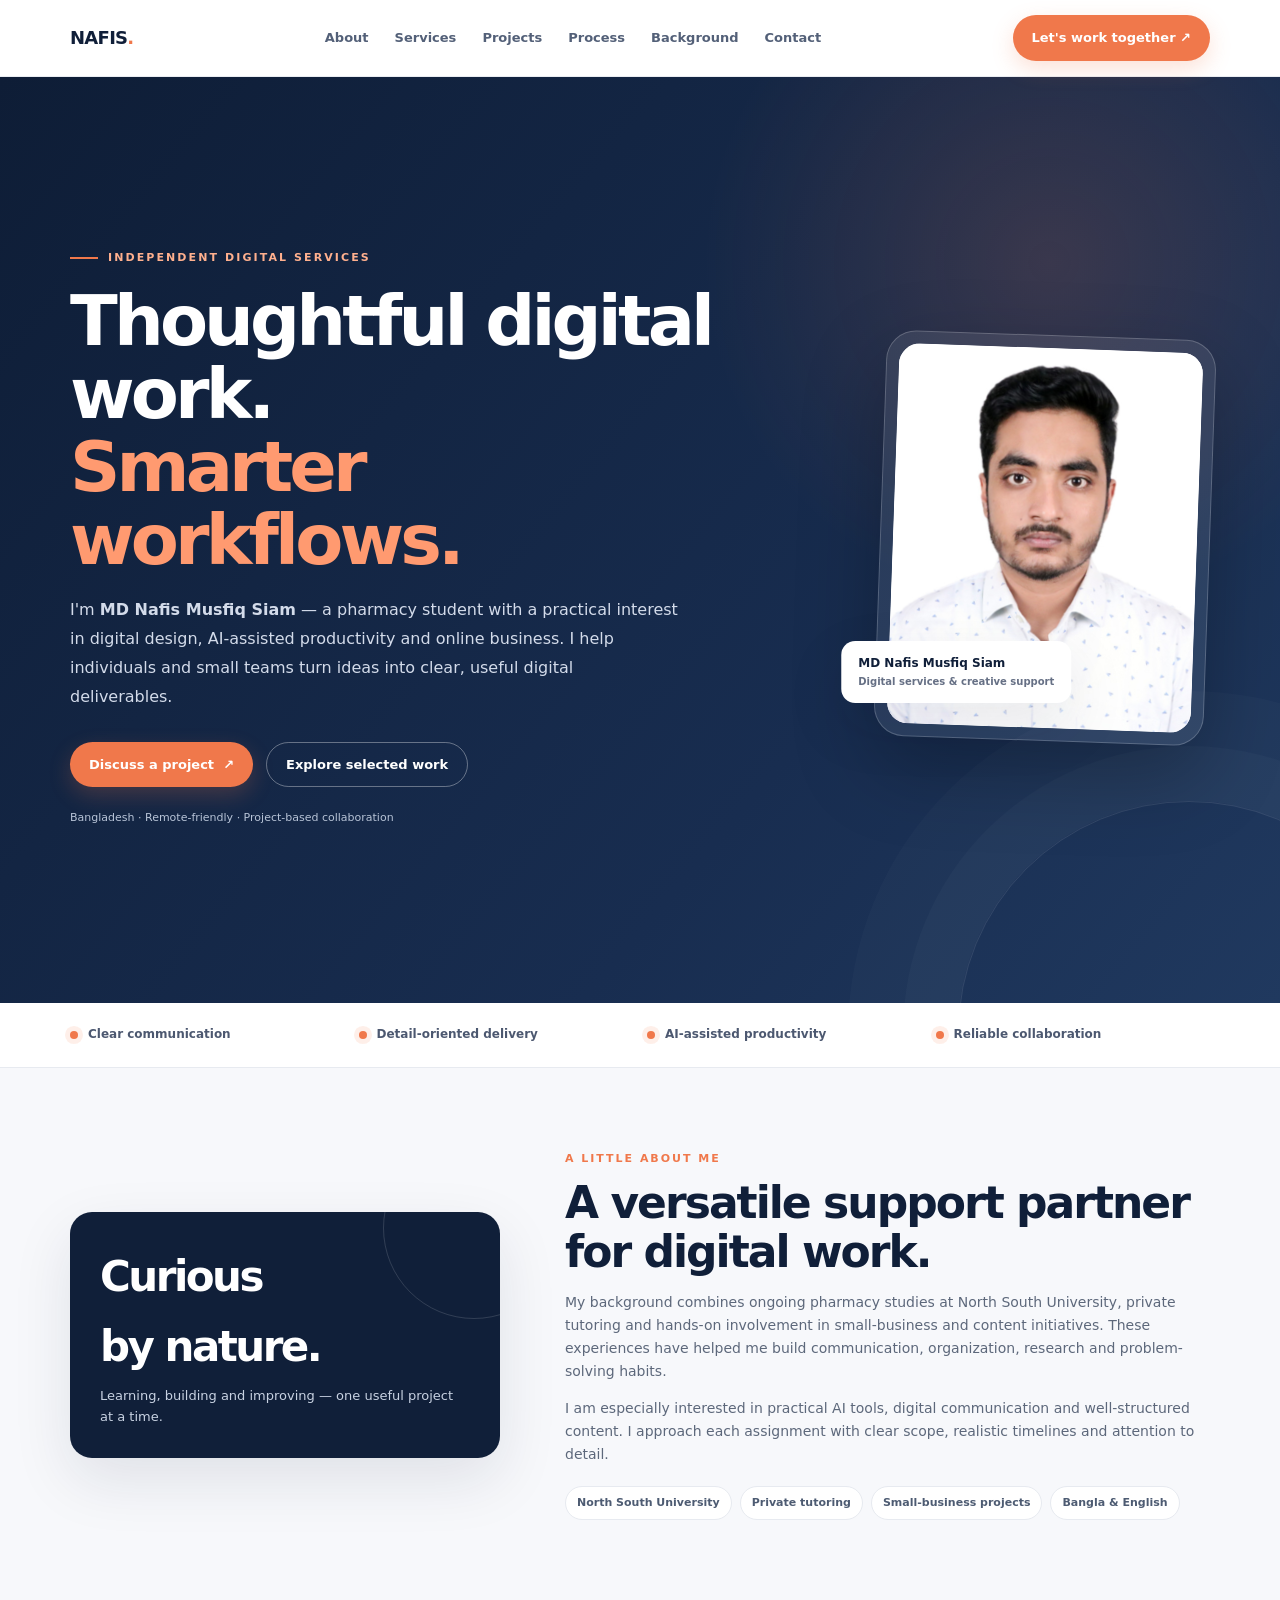
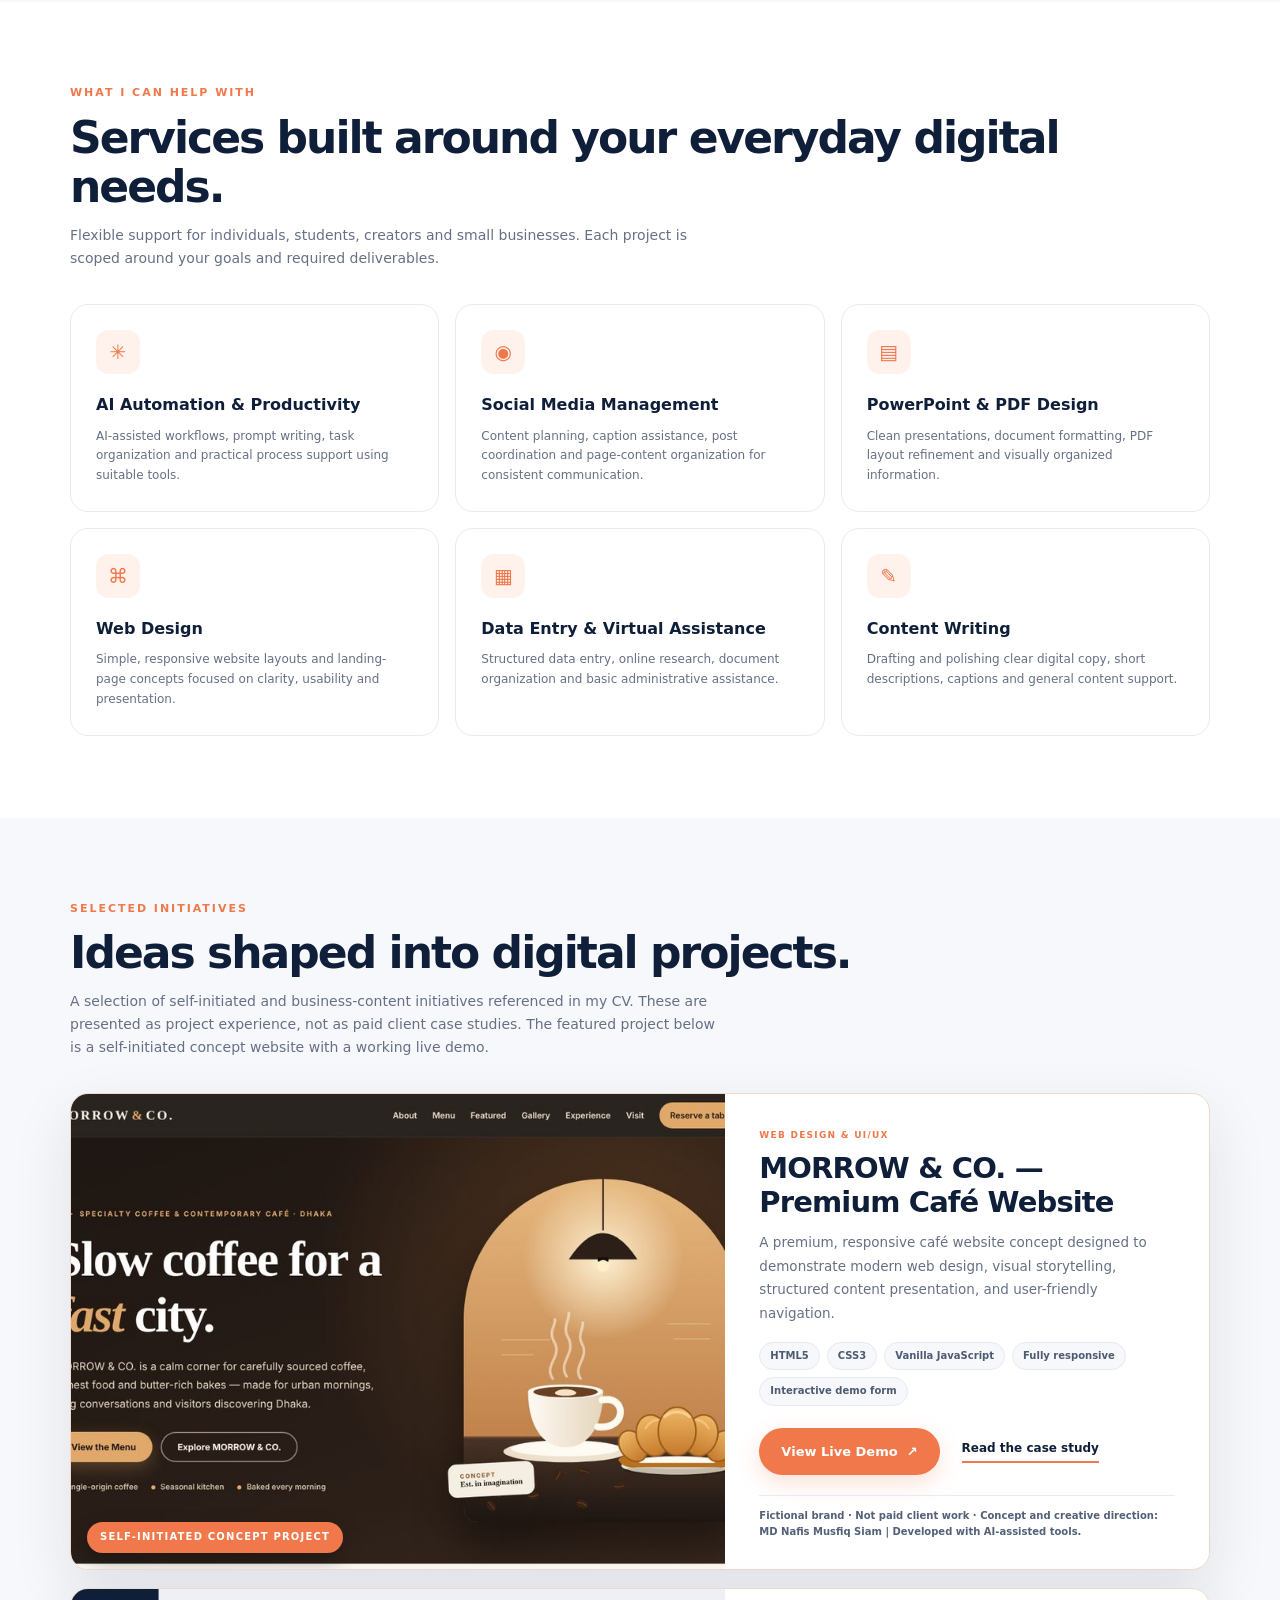
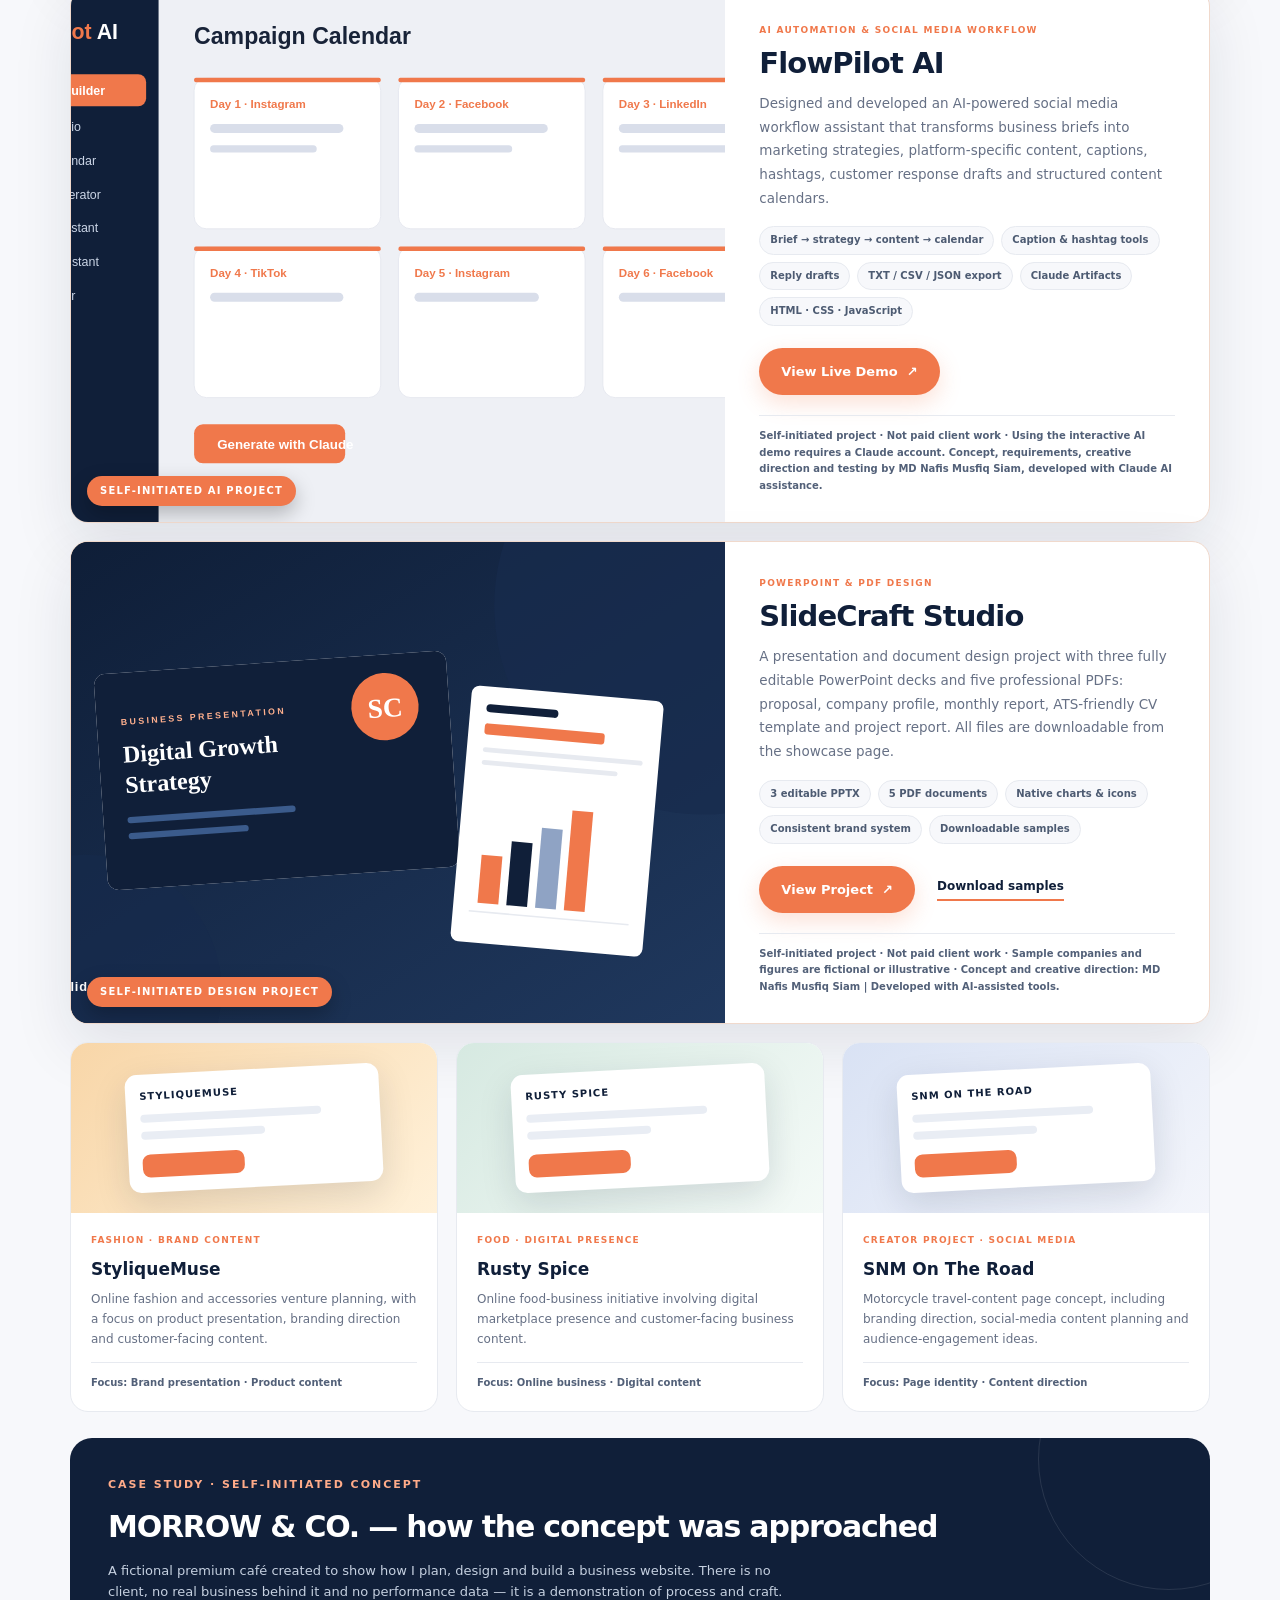
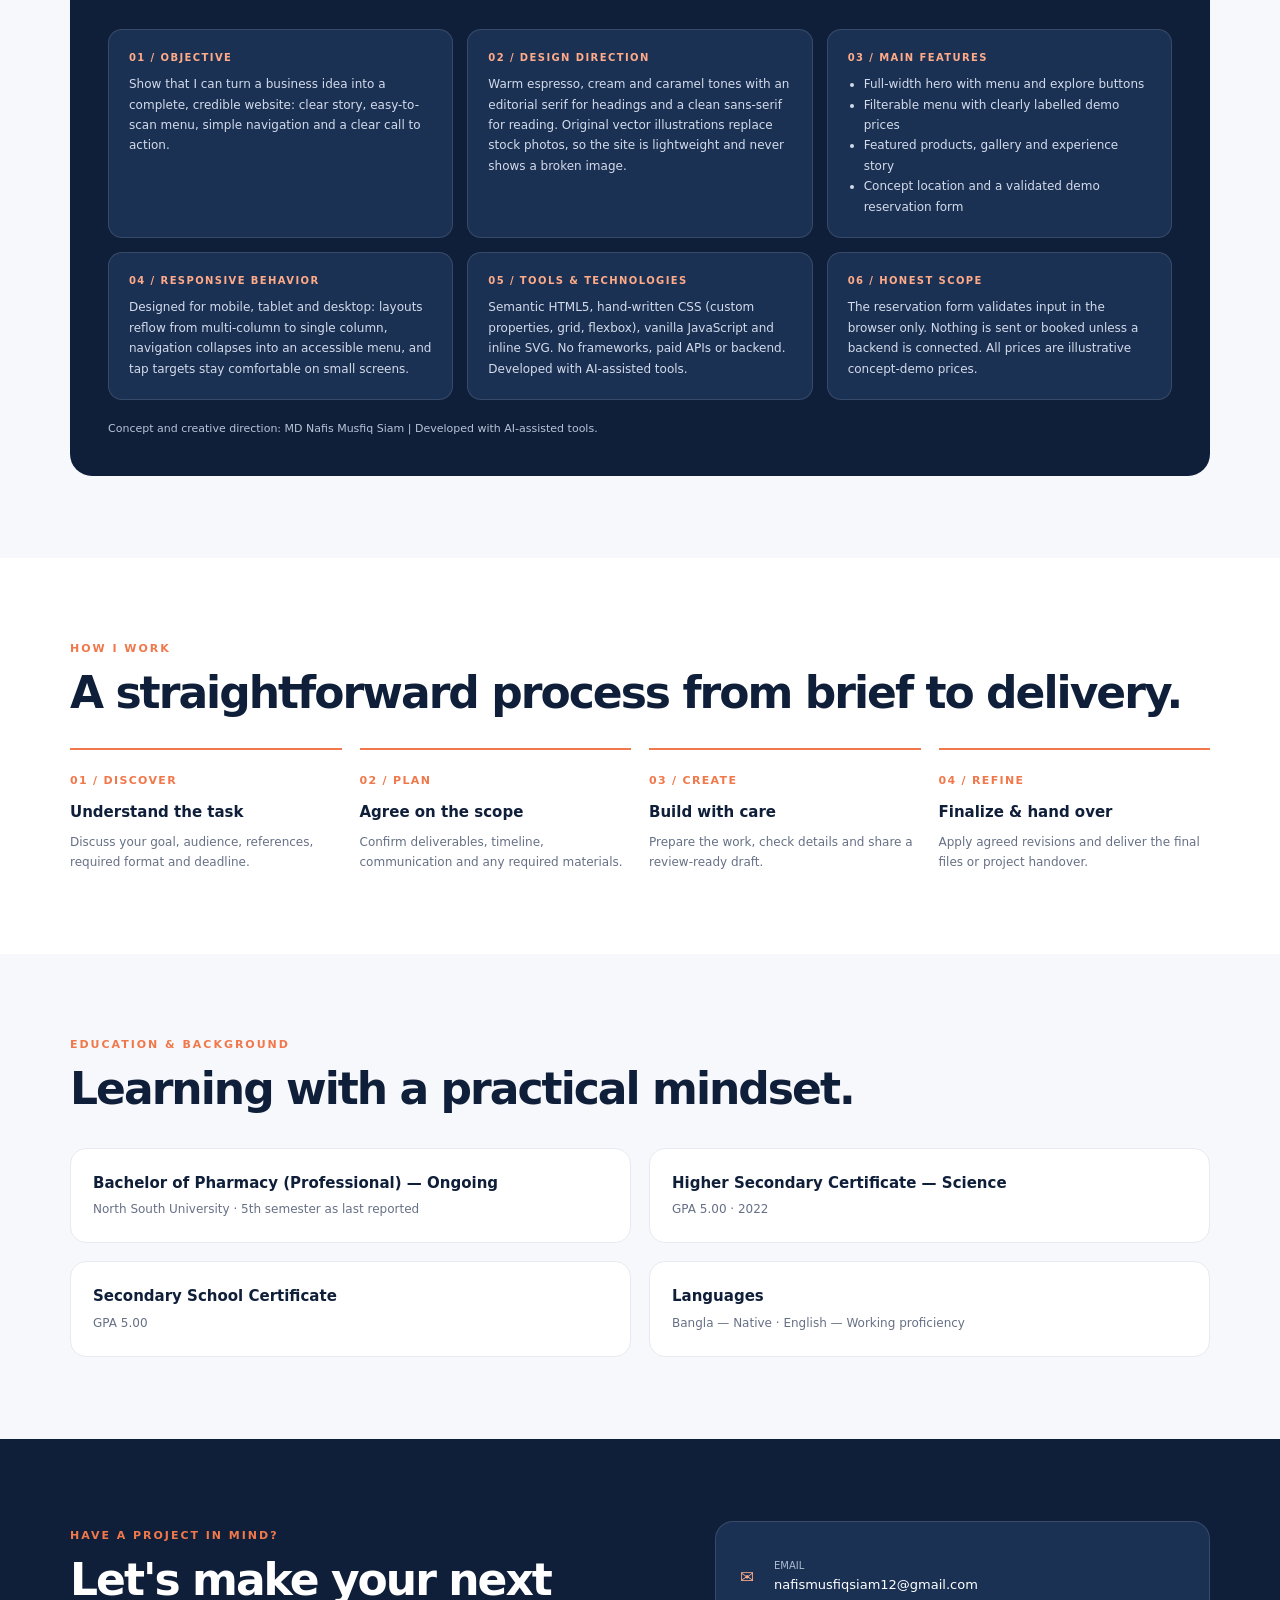
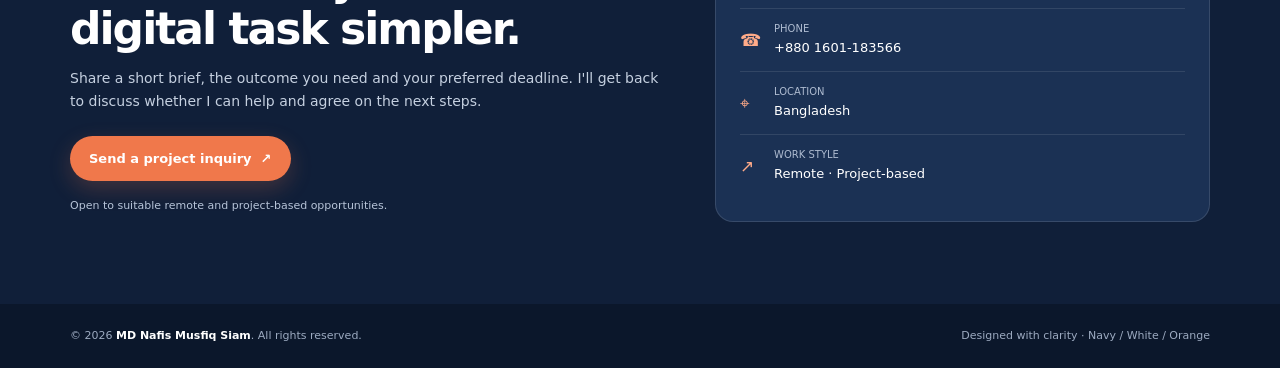
<file: portfolio/index.html>
<!DOCTYPE html>
<html lang="en">
<head>
<meta charset="utf-8">
<meta name="viewport" content="width=device-width, initial-scale=1">
<meta name="theme-color" content="#101f39">
<meta name="description" content="Portfolio of MD Nafis Musfiq Siam — AI-assisted digital services, social media management, web design, presentations, document design and virtual assistance.">
<title>MD Nafis Musfiq Siam | Digital Services Portfolio</title>
<style>
:root{--navy:#101f39;--navy2:#172b4d;--orange:#f0784b;--ink:#182338;--muted:#667085;--paper:#f7f8fb;--white:#fff;--line:#e7eaf0;--shadow:0 22px 60px rgba(16,31,57,.10)}
*{box-sizing:border-box}html{scroll-behavior:smooth}body{margin:0;font-family:Inter,ui-sans-serif,system-ui,-apple-system,"Segoe UI",Arial,sans-serif;color:var(--ink);background:var(--white);line-height:1.65}a{color:inherit;text-decoration:none}.wrap{width:min(1140px,calc(100% - 44px));margin:auto}
header{position:sticky;top:0;z-index:20;background:rgba(255,255,255,.92);backdrop-filter:blur(14px);border-bottom:1px solid rgba(231,234,240,.85)}
.nav{height:76px;display:flex;align-items:center;justify-content:space-between}.brand{font-weight:850;letter-spacing:-.04em;color:var(--navy);font-size:18px}.brand span{color:var(--orange)}.navlinks{display:flex;gap:26px;align-items:center;font-size:13px;font-weight:650;color:#536078}.navlinks a:hover{color:var(--orange)}.navcta,.btn{display:inline-flex;align-items:center;justify-content:center;border-radius:999px;padding:12px 19px;background:var(--orange);color:white;font-weight:750;font-size:13px;box-shadow:0 8px 22px rgba(240,120,75,.22);transition:.2s}.navcta:hover,.btn:hover{transform:translateY(-2px);filter:brightness(.98)}.menu{display:none;background:none;border:0;font-size:25px;color:var(--navy)}
.hero{background:radial-gradient(circle at 82% 20%,rgba(240,120,75,.16),transparent 27%),linear-gradient(130deg,#0e1d36 0%,#182d50 66%,#20395f 100%);color:white;overflow:hidden;position:relative}.hero:after{content:"";position:absolute;width:460px;height:460px;border:1px solid rgba(255,255,255,.10);border-radius:50%;right:-140px;bottom:-260px;box-shadow:0 0 0 55px rgba(255,255,255,.025),0 0 0 110px rgba(255,255,255,.02)}.hero-grid{display:grid;grid-template-columns:1.2fr .8fr;align-items:center;gap:56px;padding:90px 0 94px;position:relative;z-index:1}.eyebrow{font-size:11px;letter-spacing:.19em;text-transform:uppercase;color:#ffb08e;font-weight:800;display:flex;gap:10px;align-items:center}.eyebrow:before{content:"";width:28px;height:2px;background:var(--orange)}h1{font-size:clamp(42px,6vw,70px);line-height:1.04;letter-spacing:-.055em;margin:18px 0 20px;max-width:720px}.hero h1 em{font-style:normal;color:#ff9a70}.hero-copy{font-size:16px;color:#d3dbea;max-width:610px;line-height:1.8}.hero-actions{display:flex;gap:13px;flex-wrap:wrap;margin-top:30px}.btn-outline{display:inline-flex;align-items:center;justify-content:center;border:1px solid rgba(255,255,255,.35);border-radius:999px;padding:11px 19px;color:#fff;font-size:13px;font-weight:700}.hero-note{font-size:11px;color:#b8c4d7;margin-top:22px}.portrait-shell{justify-self:end;position:relative;width:min(330px,100%);padding:12px;border:1px solid rgba(255,255,255,.2);border-radius:30px;background:rgba(255,255,255,.08);box-shadow:0 30px 80px rgba(0,0,0,.25);transform:rotate(2deg)}.portrait-shell img{display:block;width:100%;aspect-ratio:4/5;object-fit:cover;object-position:center 18%;border-radius:21px;background:white}.portrait-tag{position:absolute;left:-35px;bottom:34px;background:white;color:var(--navy);padding:13px 17px;border-radius:14px;box-shadow:var(--shadow);font-size:12px;font-weight:800;transform:rotate(-2deg)}.portrait-tag small{display:block;color:var(--muted);font-weight:600;font-size:10px}
.trustbar{border-bottom:1px solid var(--line);background:#fff}.trustgrid{display:grid;grid-template-columns:repeat(4,1fr);padding:22px 0;gap:14px}.trustitem{display:flex;align-items:center;gap:10px;font-size:12px;font-weight:700;color:#4c5870}.dot{width:8px;height:8px;border-radius:50%;background:var(--orange);box-shadow:0 0 0 5px rgba(240,120,75,.12)}
section{padding:82px 0}.section-kicker{font-size:11px;letter-spacing:.18em;text-transform:uppercase;color:var(--orange);font-weight:850}.section-title{font-size:clamp(30px,4vw,44px);line-height:1.12;letter-spacing:-.045em;color:var(--navy);margin:10px 0 13px}.section-intro{max-width:650px;color:var(--muted);font-size:14px;margin:0}.section-head{margin-bottom:34px}
.about{background:var(--paper)}.about-grid{display:grid;grid-template-columns:.8fr 1.2fr;gap:65px;align-items:center}.about-card{background:var(--navy);color:white;border-radius:22px;padding:30px;box-shadow:var(--shadow);position:relative;overflow:hidden}.about-card:after{content:"";position:absolute;width:180px;height:180px;border:1px solid rgba(255,255,255,.14);border-radius:50%;right:-65px;top:-75px}.about-card strong{font-size:42px;letter-spacing:-.06em;display:block}.about-card p{color:#c8d2e2;font-size:13px;margin:4px 0 0}.about-copy p{color:#5d687b;font-size:14px}.chips{display:flex;gap:8px;flex-wrap:wrap;margin-top:20px}.chip{padding:7px 11px;border-radius:999px;background:white;border:1px solid var(--line);font-size:11px;font-weight:700;color:#4d5b72}
.services-grid{display:grid;grid-template-columns:repeat(3,1fr);gap:16px}.service{padding:25px;border:1px solid var(--line);border-radius:18px;background:#fff;transition:.22s}.service:hover{transform:translateY(-5px);box-shadow:var(--shadow);border-color:#f5c2ae}.service-icon{width:44px;height:44px;border-radius:13px;background:#fff1eb;color:var(--orange);display:grid;place-items:center;font-size:20px;margin-bottom:18px}.service h3{font-size:16px;color:var(--navy);margin:0 0 8px}.service p{font-size:12px;color:var(--muted);margin:0}
.projects{background:var(--paper)}.project-grid{display:grid;grid-template-columns:repeat(3,1fr);gap:18px}.project{background:white;border:1px solid var(--line);border-radius:18px;overflow:hidden}.project-visual{height:170px;padding:20px;display:flex;align-items:center;justify-content:center;position:relative;overflow:hidden}.project-visual.one{background:linear-gradient(135deg,#f8d6a8,#fff1d9)}.project-visual.two{background:linear-gradient(135deg,#d6e9e1,#f4faf7)}.project-visual.three{background:linear-gradient(135deg,#d9e2f4,#f3f5fb)}.mock{width:78%;height:118px;border-radius:12px;background:white;box-shadow:0 12px 35px rgba(16,31,57,.13);padding:14px;transform:rotate(-3deg)}.mock b{display:block;font-size:10px;color:var(--navy);letter-spacing:.1em}.mock span{display:block;height:8px;border-radius:8px;background:#e9edf4;margin-top:9px;width:80%}.mock span:nth-child(3){width:55%}.mock .accentline{height:23px;width:45%;background:var(--orange);margin-top:15px}.project-content{padding:20px}.project-label{font-size:9px;letter-spacing:.14em;text-transform:uppercase;color:var(--orange);font-weight:850}.project h3{font-size:17px;color:var(--navy);margin:7px 0}.project p{font-size:12px;color:var(--muted);margin:0 0 12px}.project-foot{font-size:10px;font-weight:750;color:#526078;border-top:1px solid var(--line);padding-top:12px}
.process-grid{display:grid;grid-template-columns:repeat(4,1fr);gap:18px;margin-top:30px}.step{border-top:2px solid var(--orange);padding-top:16px}.step b{font-size:11px;color:var(--orange);letter-spacing:.12em}.step h3{font-size:15px;color:var(--navy);margin:8px 0}.step p{font-size:12px;color:var(--muted);margin:0}
.education{background:var(--paper)}.edu-grid{display:grid;grid-template-columns:1fr 1fr;gap:18px}.edu{background:white;border:1px solid var(--line);border-radius:16px;padding:22px}.edu h3{font-size:15px;color:var(--navy);margin:0 0 5px}.edu p{font-size:12px;color:var(--muted);margin:0}
.contact{background:var(--navy);color:white}.contact .section-title{color:white}.contact .section-intro{color:#c5d0e0}.contact-grid{display:grid;grid-template-columns:1.1fr .9fr;gap:40px;align-items:center}.contact-panel{background:#1b3154;border:1px solid rgba(255,255,255,.12);border-radius:18px;padding:24px}.contact-line{display:flex;align-items:center;gap:12px;padding:12px 0;border-bottom:1px solid rgba(255,255,255,.10);font-size:13px}.contact-line:last-child{border:0}.contact-line span{color:#ffab89;font-size:17px;width:22px}.contact-line small{display:block;color:#aebbd0;font-size:10px}.contact .btn{margin-top:23px}.availability{font-size:11px;color:#b7c4d8;margin-top:16px}
footer{background:#0b172b;color:#9caac0;padding:23px 0;font-size:11px}.footerrow{display:flex;justify-content:space-between;gap:15px;flex-wrap:wrap}.footerrow strong{color:white}
@media(max-width:850px){.hero-grid{grid-template-columns:1fr .72fr;gap:25px}.services-grid,.project-grid{grid-template-columns:repeat(2,1fr)}.about-grid{gap:30px}.process-grid{grid-template-columns:repeat(2,1fr)}}
@media(max-width:620px){.wrap{width:min(100% - 32px,1140px)}.nav{height:66px}.menu{display:block}.navlinks{display:none;position:absolute;top:66px;left:0;right:0;background:white;padding:18px 24px 22px;box-shadow:0 15px 25px rgba(16,31,57,.1);flex-direction:column;align-items:flex-start;gap:15px}.navlinks.open{display:flex}.navcta{display:none}.hero-grid{grid-template-columns:1fr;padding:62px 0 60px}.hero-copy{font-size:14px}.portrait-shell{width:220px;justify-self:center;margin:10px 0 8px}.portrait-tag{left:-28px;bottom:20px}.trustgrid{grid-template-columns:repeat(2,1fr);padding:18px 0}.trustitem{font-size:10px}section{padding:62px 0}.about-grid,.contact-grid,.edu-grid{grid-template-columns:1fr}.about-card{order:2}.services-grid,.project-grid{grid-template-columns:1fr}.project-visual{height:155px}.process-grid{grid-template-columns:1fr 1fr}.section-title{font-size:34px}}

/* ===== Featured concept project: MORROW & CO. (added) ===== */
.project-featured{grid-column:1/-1;display:grid;grid-template-columns:1.15fr .85fr;box-shadow:var(--shadow);border-color:#f0d9cc}
.pf-visual{position:relative;display:block;background:#1d1612;overflow:hidden;min-height:300px}
.pf-visual img{display:block;width:100%;height:100%;object-fit:cover;transition:transform .6s ease}
.project-featured:hover .pf-visual img{transform:scale(1.04)}
.pf-badge{position:absolute;left:16px;bottom:16px;background:var(--orange);color:#fff;font-size:10px;font-weight:800;letter-spacing:.12em;text-transform:uppercase;padding:7px 13px;border-radius:999px;box-shadow:0 8px 20px rgba(0,0,0,.25)}
.pf-content{padding:34px 34px 28px;display:flex;flex-direction:column;justify-content:center}
.project-featured h3{font-size:clamp(22px,2.6vw,29px);letter-spacing:-.03em;line-height:1.15;margin:9px 0 12px}
.project-featured .pf-content>p{font-size:13.5px;line-height:1.75;margin:0 0 16px}
.pf-tags{display:flex;flex-wrap:wrap;gap:7px;margin-bottom:22px}
.pf-tags span{padding:5px 10px;border-radius:999px;background:var(--paper);border:1px solid var(--line);font-size:10px;font-weight:750;color:#4d5b72}
.pf-actions{display:flex;flex-wrap:wrap;align-items:center;gap:18px 22px;margin-bottom:20px}
.pf-actions .btn{padding:13px 22px}
.pf-link{font-size:12px;font-weight:750;color:var(--navy);border-bottom:2px solid var(--orange);padding-bottom:2px}
.pf-link:hover{color:var(--orange)}
.pf-visual:focus-visible,.pf-link:focus-visible,.btn:focus-visible{outline:3px solid var(--orange);outline-offset:3px}
.case{margin-top:26px;background:var(--navy);color:#fff;border-radius:22px;padding:38px;position:relative;overflow:hidden}
.case:after{content:"";position:absolute;width:260px;height:260px;border:1px solid rgba(255,255,255,.1);border-radius:50%;right:-90px;top:-110px}
.case .section-kicker{color:#ffab89}
.case h3{font-size:clamp(22px,3vw,30px);letter-spacing:-.04em;margin:8px 0 8px;color:#fff;position:relative}
.case-intro{font-size:13px;color:#c5d0e0;max-width:680px;margin:0 0 26px;position:relative}
.case-grid{display:grid;grid-template-columns:repeat(3,1fr);gap:14px;position:relative}
.case-item{background:#1b3154;border:1px solid rgba(255,255,255,.12);border-radius:14px;padding:20px}
.case-item b{display:block;font-size:10px;letter-spacing:.14em;color:#ffab89;margin-bottom:8px}
.case-item p,.case-item li{font-size:12px;color:#d3dbea;margin:0;line-height:1.7}
.case-item ul{margin:0;padding-left:16px}
.case-note{font-size:11px;color:#b7c4d8;margin:20px 0 0;position:relative}
@media(max-width:850px){.project-featured{grid-template-columns:1fr}.pf-visual{min-height:0;aspect-ratio:16/10}.case-grid{grid-template-columns:1fr 1fr}}
@media(max-width:620px){.pf-content{padding:24px 20px 22px}.case{padding:26px 20px}.case-grid{grid-template-columns:1fr}}
</style>
</head>
<body>
<header><div class="wrap nav">
<a class="brand" href="#home">NAFIS<span>.</span></a>
<nav class="navlinks" id="navlinks"><a href="#about">About</a><a href="#services">Services</a><a href="#projects">Projects</a><a href="#process">Process</a><a href="#education">Background</a><a href="#contact">Contact</a></nav>
<a class="navcta" href="#contact">Let's work together ↗</a><button class="menu" aria-label="Toggle navigation" onclick="document.getElementById('navlinks').classList.toggle('open')">☰</button>
</div></header>
<main>
<section class="hero" id="home"><div class="wrap hero-grid">
<div><div class="eyebrow">Independent Digital Services</div>
<h1>Thoughtful digital work.<br><em>Smarter workflows.</em></h1>
<p class="hero-copy">I'm <strong>MD Nafis Musfiq Siam</strong> — a pharmacy student with a practical interest in digital design, AI-assisted productivity and online business. I help individuals and small teams turn ideas into clear, useful digital deliverables.</p>
<div class="hero-actions"><a class="btn" href="#contact">Discuss a project&nbsp; ↗</a><a class="btn-outline" href="#projects">Explore selected work</a></div>
<div class="hero-note">Bangladesh · Remote-friendly · Project-based collaboration</div></div>
<div class="portrait-shell"><img src="[data-uri]" alt="Portrait of MD Nafis Musfiq Siam"><div class="portrait-tag">MD Nafis Musfiq Siam<small>Digital services &amp; creative support</small></div></div>
</div></section>
<div class="trustbar"><div class="wrap trustgrid"><div class="trustitem"><i class="dot"></i> Clear communication</div><div class="trustitem"><i class="dot"></i> Detail-oriented delivery</div><div class="trustitem"><i class="dot"></i> AI-assisted productivity</div><div class="trustitem"><i class="dot"></i> Reliable collaboration</div></div></div>
<section class="about" id="about"><div class="wrap about-grid">
<div class="about-card"><strong>Curious<br>by nature.</strong><p>Learning, building and improving — one useful project at a time.</p></div>
<div class="about-copy"><div class="section-kicker">A little about me</div><h2 class="section-title">A versatile support partner for digital work.</h2>
<p>My background combines ongoing pharmacy studies at North South University, private tutoring and hands-on involvement in small-business and content initiatives. These experiences have helped me build communication, organization, research and problem-solving habits.</p>
<p>I am especially interested in practical AI tools, digital communication and well-structured content. I approach each assignment with clear scope, realistic timelines and attention to detail.</p>
<div class="chips"><span class="chip">North South University</span><span class="chip">Private tutoring</span><span class="chip">Small-business projects</span><span class="chip">Bangla &amp; English</span></div></div>
</div></section>
<section id="services"><div class="wrap"><div class="section-head"><div class="section-kicker">What I can help with</div><h2 class="section-title">Services built around your everyday digital needs.</h2><p class="section-intro">Flexible support for individuals, students, creators and small businesses. Each project is scoped around your goals and required deliverables.</p></div>
<div class="services-grid">
<article class="service"><div class="service-icon">✳</div><h3>AI Automation &amp; Productivity</h3><p>AI-assisted workflows, prompt writing, task organization and practical process support using suitable tools.</p></article>
<article class="service"><div class="service-icon">◉</div><h3>Social Media Management</h3><p>Content planning, caption assistance, post coordination and page-content organization for consistent communication.</p></article>
<article class="service"><div class="service-icon">▤</div><h3>PowerPoint &amp; PDF Design</h3><p>Clean presentations, document formatting, PDF layout refinement and visually organized information.</p></article>
<article class="service"><div class="service-icon">⌘</div><h3>Web Design</h3><p>Simple, responsive website layouts and landing-page concepts focused on clarity, usability and presentation.</p></article>
<article class="service"><div class="service-icon">▦</div><h3>Data Entry &amp; Virtual Assistance</h3><p>Structured data entry, online research, document organization and basic administrative assistance.</p></article>
<article class="service"><div class="service-icon">✎</div><h3>Content Writing</h3><p>Drafting and polishing clear digital copy, short descriptions, captions and general content support.</p></article>
</div></div></section>
<section class="projects" id="projects"><div class="wrap"><div class="section-head"><div class="section-kicker">Selected initiatives</div><h2 class="section-title">Ideas shaped into digital projects.</h2><p class="section-intro">A selection of self-initiated and business-content initiatives referenced in my CV. These are presented as project experience, not as paid client case studies. The featured project below is a self-initiated concept website with a working live demo.</p></div>
<div class="project-grid">
<article class="project project-featured" id="morrow-and-co">
<a class="pf-visual" href="projects/morrow-and-co/index.html" aria-label="Open the MORROW &amp; CO. live demo"><img src="projects/morrow-and-co/assets/preview.jpg" width="960" height="600" loading="lazy" alt="Preview of the MORROW &amp; CO. premium café website concept: espresso-brown hero with a latte and croissant illustration"><span class="pf-badge">Self-Initiated Concept Project</span></a>
<div class="pf-content"><div class="project-label">Web Design &amp; UI/UX</div><h3>MORROW &amp; CO. — Premium Café Website</h3>
<p>A premium, responsive café website concept designed to demonstrate modern web design, visual storytelling, structured content presentation, and user-friendly navigation.</p>
<div class="pf-tags"><span>HTML5</span><span>CSS3</span><span>Vanilla JavaScript</span><span>Fully responsive</span><span>Interactive demo form</span></div>
<div class="pf-actions"><a class="btn" href="projects/morrow-and-co/index.html">View Live Demo&nbsp; ↗</a><a class="pf-link" href="#morrow-case-study">Read the case study</a></div>
<div class="project-foot">Fictional brand · Not paid client work · Concept and creative direction: MD Nafis Musfiq Siam | Developed with AI-assisted tools.</div></div>
</article>
<article class="project project-featured" id="flowpilot-ai">
<a class="pf-visual" href="https://claude.ai/artifact/19wTg52nimKVE2MqiWRCkP" target="_blank" rel="noopener" aria-label="Open the FlowPilot AI live demo"><img src="projects/flowpilot-ai/assets/preview.svg" width="960" height="600" loading="lazy" alt="Preview of the FlowPilot AI dashboard: navy sidebar and a seven-day content calendar with orange accents"><span class="pf-badge">Self-Initiated AI Project</span></a>
<div class="pf-content"><div class="project-label">AI Automation &amp; Social Media Workflow</div><h3>FlowPilot AI</h3>
<p>Designed and developed an AI-powered social media workflow assistant that transforms business briefs into marketing strategies, platform-specific content, captions, hashtags, customer response drafts and structured content calendars.</p>
<div class="pf-tags"><span>Brief → strategy → content → calendar</span><span>Caption &amp; hashtag tools</span><span>Reply drafts</span><span>TXT / CSV / JSON export</span><span>Claude Artifacts</span><span>HTML · CSS · JavaScript</span></div>
<div class="pf-actions"><a class="btn" href="https://claude.ai/artifact/19wTg52nimKVE2MqiWRCkP" target="_blank" rel="noopener">View Live Demo&nbsp; ↗</a></div>
<div class="project-foot">Self-initiated project · Not paid client work · Using the interactive AI demo requires a Claude account. Concept, requirements, creative direction and testing by MD Nafis Musfiq Siam, developed with Claude AI assistance.</div></div>
</article>
<article class="project project-featured" id="slidecraft-studio">
<a class="pf-visual" href="projects/slidecraft-studio/index.html" aria-label="Open the SlideCraft Studio project showcase"><img src="projects/slidecraft-studio/assets/preview.svg" width="960" height="600" loading="lazy" alt="Preview of SlideCraft Studio: a navy presentation slide and an orange-accented PDF report page"><span class="pf-badge">Self-Initiated Design Project</span></a>
<div class="pf-content"><div class="project-label">PowerPoint &amp; PDF Design</div><h3>SlideCraft Studio</h3>
<p>A presentation and document design project with three fully editable PowerPoint decks and five professional PDFs: proposal, company profile, monthly report, ATS-friendly CV template and project report. All files are downloadable from the showcase page.</p>
<div class="pf-tags"><span>3 editable PPTX</span><span>5 PDF documents</span><span>Native charts &amp; icons</span><span>Consistent brand system</span><span>Downloadable samples</span></div>
<div class="pf-actions"><a class="btn" href="projects/slidecraft-studio/index.html">View Project&nbsp; &#8599;</a><a class="pf-link" href="projects/slidecraft-studio/index.html#downloads">Download samples</a></div>
<div class="project-foot">Self-initiated project &middot; Not paid client work &middot; Sample companies and figures are fictional or illustrative &middot; Concept and creative direction: MD Nafis Musfiq Siam | Developed with AI-assisted tools.</div></div>
</article>
<article class="project"><div class="project-visual one"><div class="mock"><b>STYLIQUEMUSE</b><span></span><span></span><span class="accentline"></span></div></div><div class="project-content"><div class="project-label">Fashion · Brand content</div><h3>StyliqueMuse</h3><p>Online fashion and accessories venture planning, with a focus on product presentation, branding direction and customer-facing content.</p><div class="project-foot">Focus: Brand presentation · Product content</div></div></article>
<article class="project"><div class="project-visual two"><div class="mock"><b>RUSTY SPICE</b><span></span><span></span><span class="accentline"></span></div></div><div class="project-content"><div class="project-label">Food · Digital presence</div><h3>Rusty Spice</h3><p>Online food-business initiative involving digital marketplace presence and customer-facing business content.</p><div class="project-foot">Focus: Online business · Digital content</div></div></article>
<article class="project"><div class="project-visual three"><div class="mock"><b>SNM ON THE ROAD</b><span></span><span></span><span class="accentline"></span></div></div><div class="project-content"><div class="project-label">Creator project · Social media</div><h3>SNM On The Road</h3><p>Motorcycle travel-content page concept, including branding direction, social-media content planning and audience-engagement ideas.</p><div class="project-foot">Focus: Page identity · Content direction</div></div></article>
</div>
<div class="case" id="morrow-case-study"><div class="section-kicker">Case study · Self-initiated concept</div><h3>MORROW &amp; CO. — how the concept was approached</h3>
<p class="case-intro">A fictional premium café created to show how I plan, design and build a business website. There is no client, no real business behind it and no performance data — it is a demonstration of process and craft.</p>
<div class="case-grid">
<div class="case-item"><b>01 / OBJECTIVE</b><p>Show that I can turn a business idea into a complete, credible website: clear story, easy-to-scan menu, simple navigation and a clear call to action.</p></div>
<div class="case-item"><b>02 / DESIGN DIRECTION</b><p>Warm espresso, cream and caramel tones with an editorial serif for headings and a clean sans-serif for reading. Original vector illustrations replace stock photos, so the site is lightweight and never shows a broken image.</p></div>
<div class="case-item"><b>03 / MAIN FEATURES</b><ul><li>Full-width hero with menu and explore buttons</li><li>Filterable menu with clearly labelled demo prices</li><li>Featured products, gallery and experience story</li><li>Concept location and a validated demo reservation form</li></ul></div>
<div class="case-item"><b>04 / RESPONSIVE BEHAVIOR</b><p>Designed for mobile, tablet and desktop: layouts reflow from multi-column to single column, navigation collapses into an accessible menu, and tap targets stay comfortable on small screens.</p></div>
<div class="case-item"><b>05 / TOOLS &amp; TECHNOLOGIES</b><p>Semantic HTML5, hand-written CSS (custom properties, grid, flexbox), vanilla JavaScript and inline SVG. No frameworks, paid APIs or backend. Developed with AI-assisted tools.</p></div>
<div class="case-item"><b>06 / HONEST SCOPE</b><p>The reservation form validates input in the browser only. Nothing is sent or booked unless a backend is connected. All prices are illustrative concept-demo prices.</p></div>
</div>
<p class="case-note">Concept and creative direction: MD Nafis Musfiq Siam | Developed with AI-assisted tools.</p></div>
</div></section>
<section id="process"><div class="wrap"><div class="section-kicker">How I work</div><h2 class="section-title">A straightforward process from brief to delivery.</h2><div class="process-grid">
<div class="step"><b>01 / DISCOVER</b><h3>Understand the task</h3><p>Discuss your goal, audience, references, required format and deadline.</p></div>
<div class="step"><b>02 / PLAN</b><h3>Agree on the scope</h3><p>Confirm deliverables, timeline, communication and any required materials.</p></div>
<div class="step"><b>03 / CREATE</b><h3>Build with care</h3><p>Prepare the work, check details and share a review-ready draft.</p></div>
<div class="step"><b>04 / REFINE</b><h3>Finalize &amp; hand over</h3><p>Apply agreed revisions and deliver the final files or project handover.</p></div>
</div></div></section>
<section class="education" id="education"><div class="wrap"><div class="section-head"><div class="section-kicker">Education &amp; background</div><h2 class="section-title">Learning with a practical mindset.</h2></div><div class="edu-grid">
<div class="edu"><h3>Bachelor of Pharmacy (Professional) — Ongoing</h3><p>North South University · 5th semester as last reported</p></div>
<div class="edu"><h3>Higher Secondary Certificate — Science</h3><p>GPA 5.00 · 2022</p></div>
<div class="edu"><h3>Secondary School Certificate</h3><p>GPA 5.00</p></div>
<div class="edu"><h3>Languages</h3><p>Bangla — Native · English — Working proficiency</p></div>
</div></div></section>
<section class="contact" id="contact"><div class="wrap contact-grid"><div><div class="section-kicker">Have a project in mind?</div><h2 class="section-title">Let's make your next digital task simpler.</h2><p class="section-intro">Share a short brief, the outcome you need and your preferred deadline. I'll get back to discuss whether I can help and agree on the next steps.</p><a class="btn" href="mailto:nafismusfiqsiam12@gmail.com?subject=Project%20Inquiry">Send a project inquiry&nbsp; ↗</a><div class="availability">Open to suitable remote and project-based opportunities.</div></div>
<div class="contact-panel"><div class="contact-line"><span>✉</span><div><small>EMAIL</small><a href="mailto:nafismusfiqsiam12@gmail.com">nafismusfiqsiam12@gmail.com</a></div></div><div class="contact-line"><span>☎</span><div><small>PHONE</small><a href="tel:+8801601183566">+880 1601-183566</a></div></div><div class="contact-line"><span>⌖</span><div><small>LOCATION</small>Bangladesh</div></div><div class="contact-line"><span>↗</span><div><small>WORK STYLE</small>Remote · Project-based</div></div></div>
</div></section>
</main>
<footer><div class="wrap footerrow"><div>© <span id="year"></span> <strong>MD Nafis Musfiq Siam</strong>. All rights reserved.</div><div>Designed with clarity · Navy / White / Orange</div></div></footer>
<script>document.getElementById('year').textContent=new Date().getFullYear();document.querySelectorAll('.navlinks a').forEach(a=>a.addEventListener('click',()=>document.getElementById('navlinks').classList.remove('open')));</script>
</body></html>
</file>
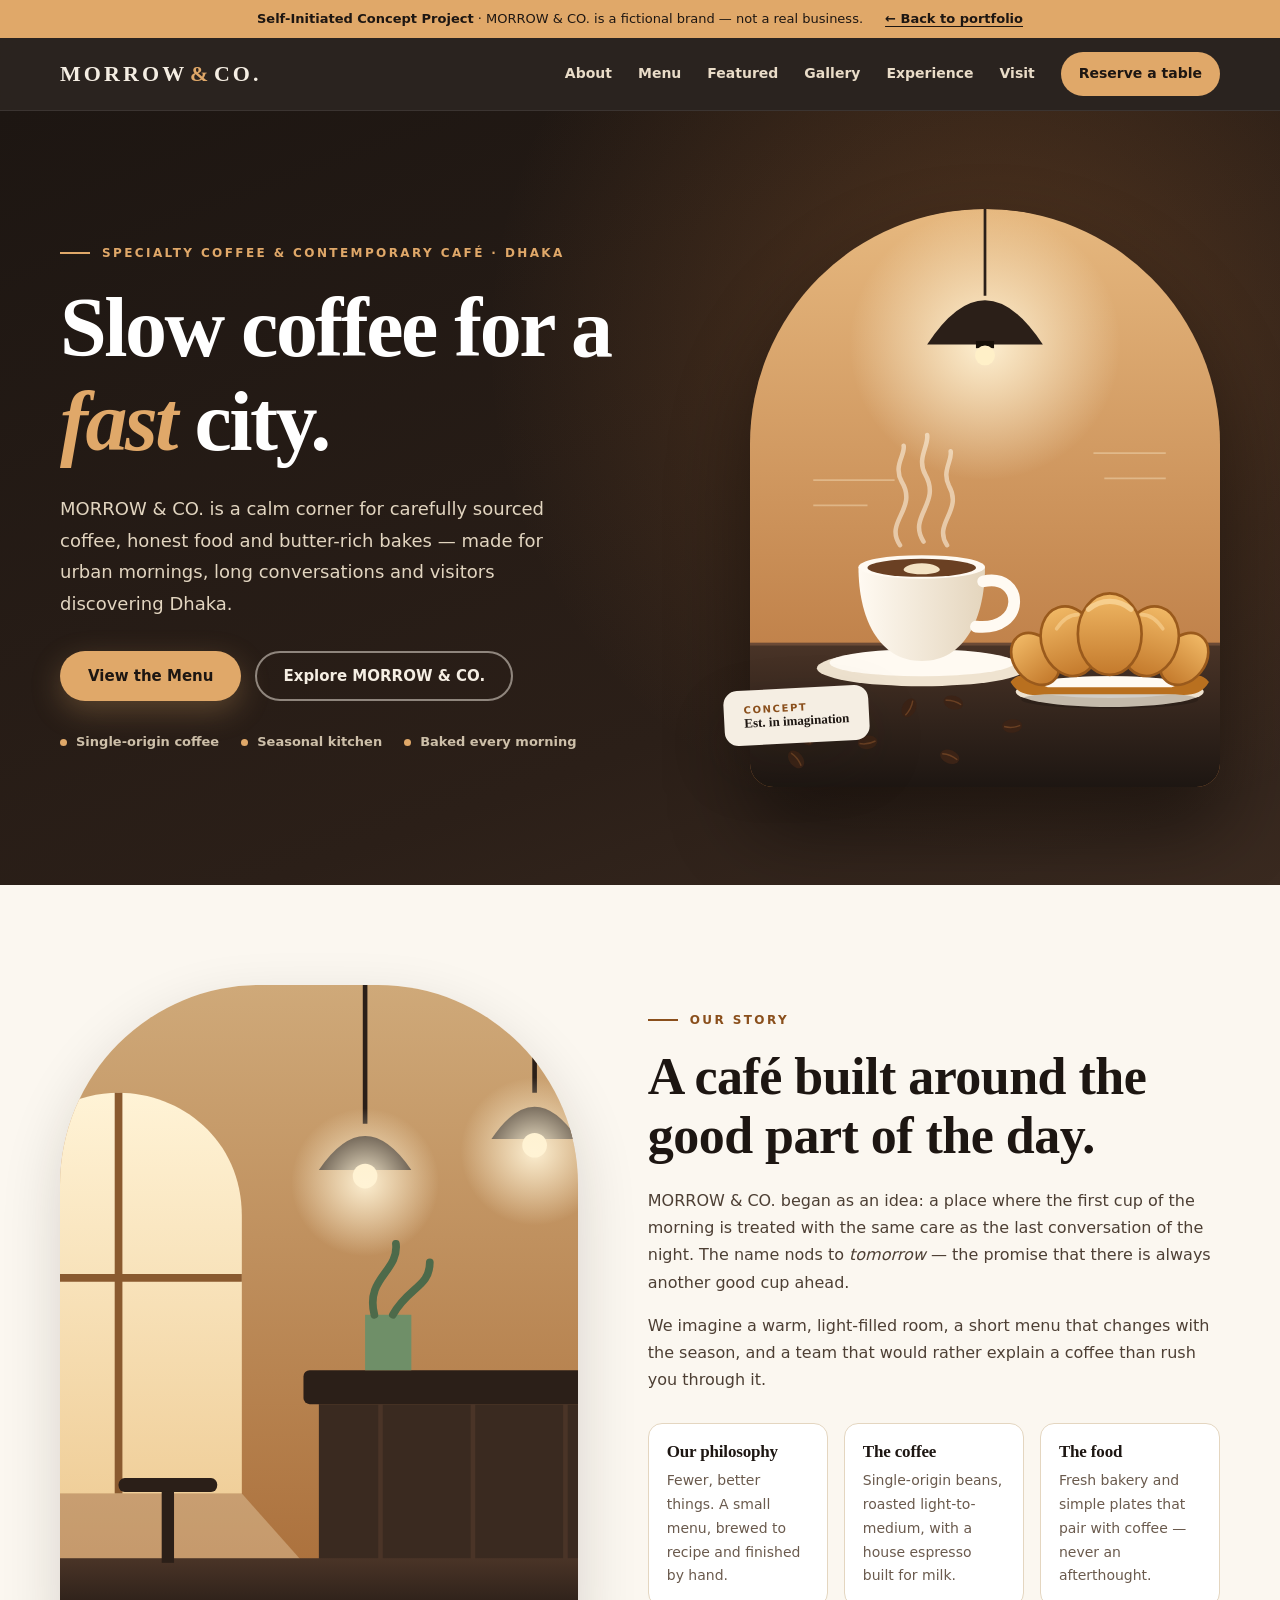
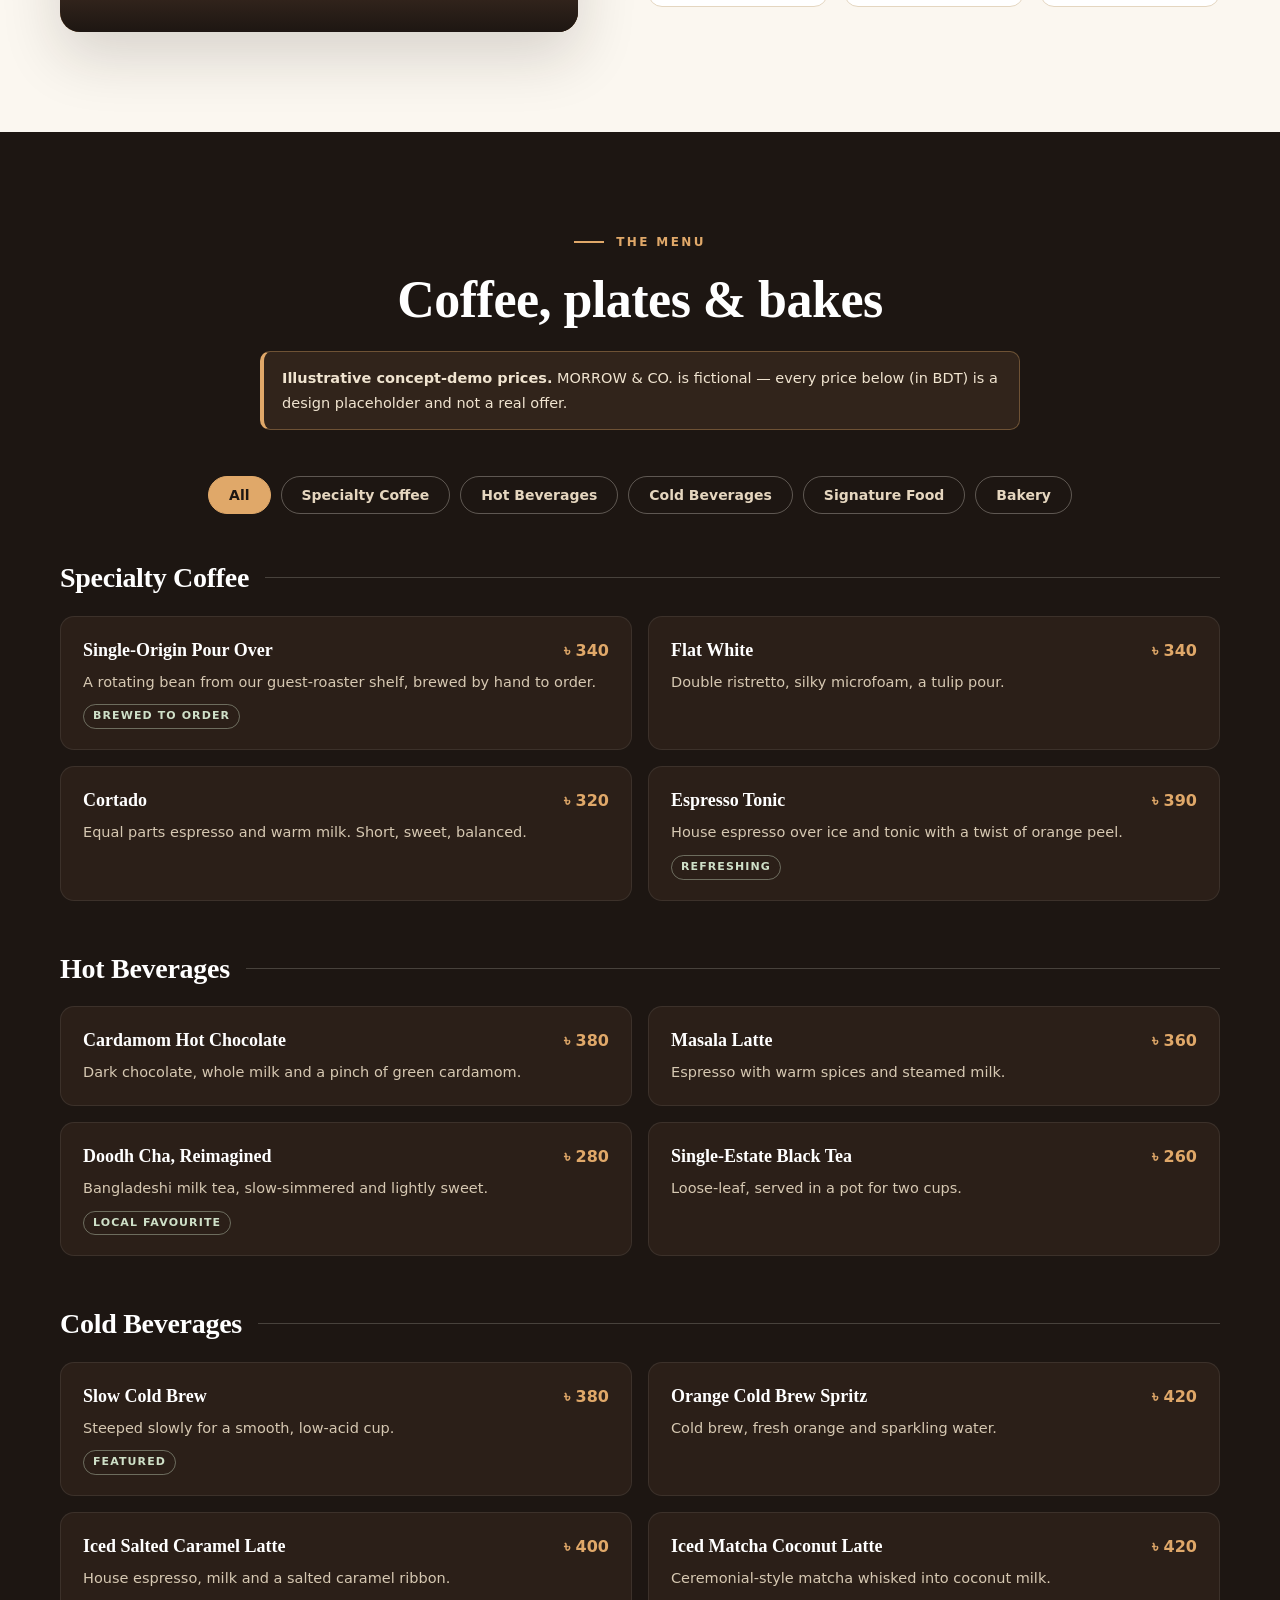
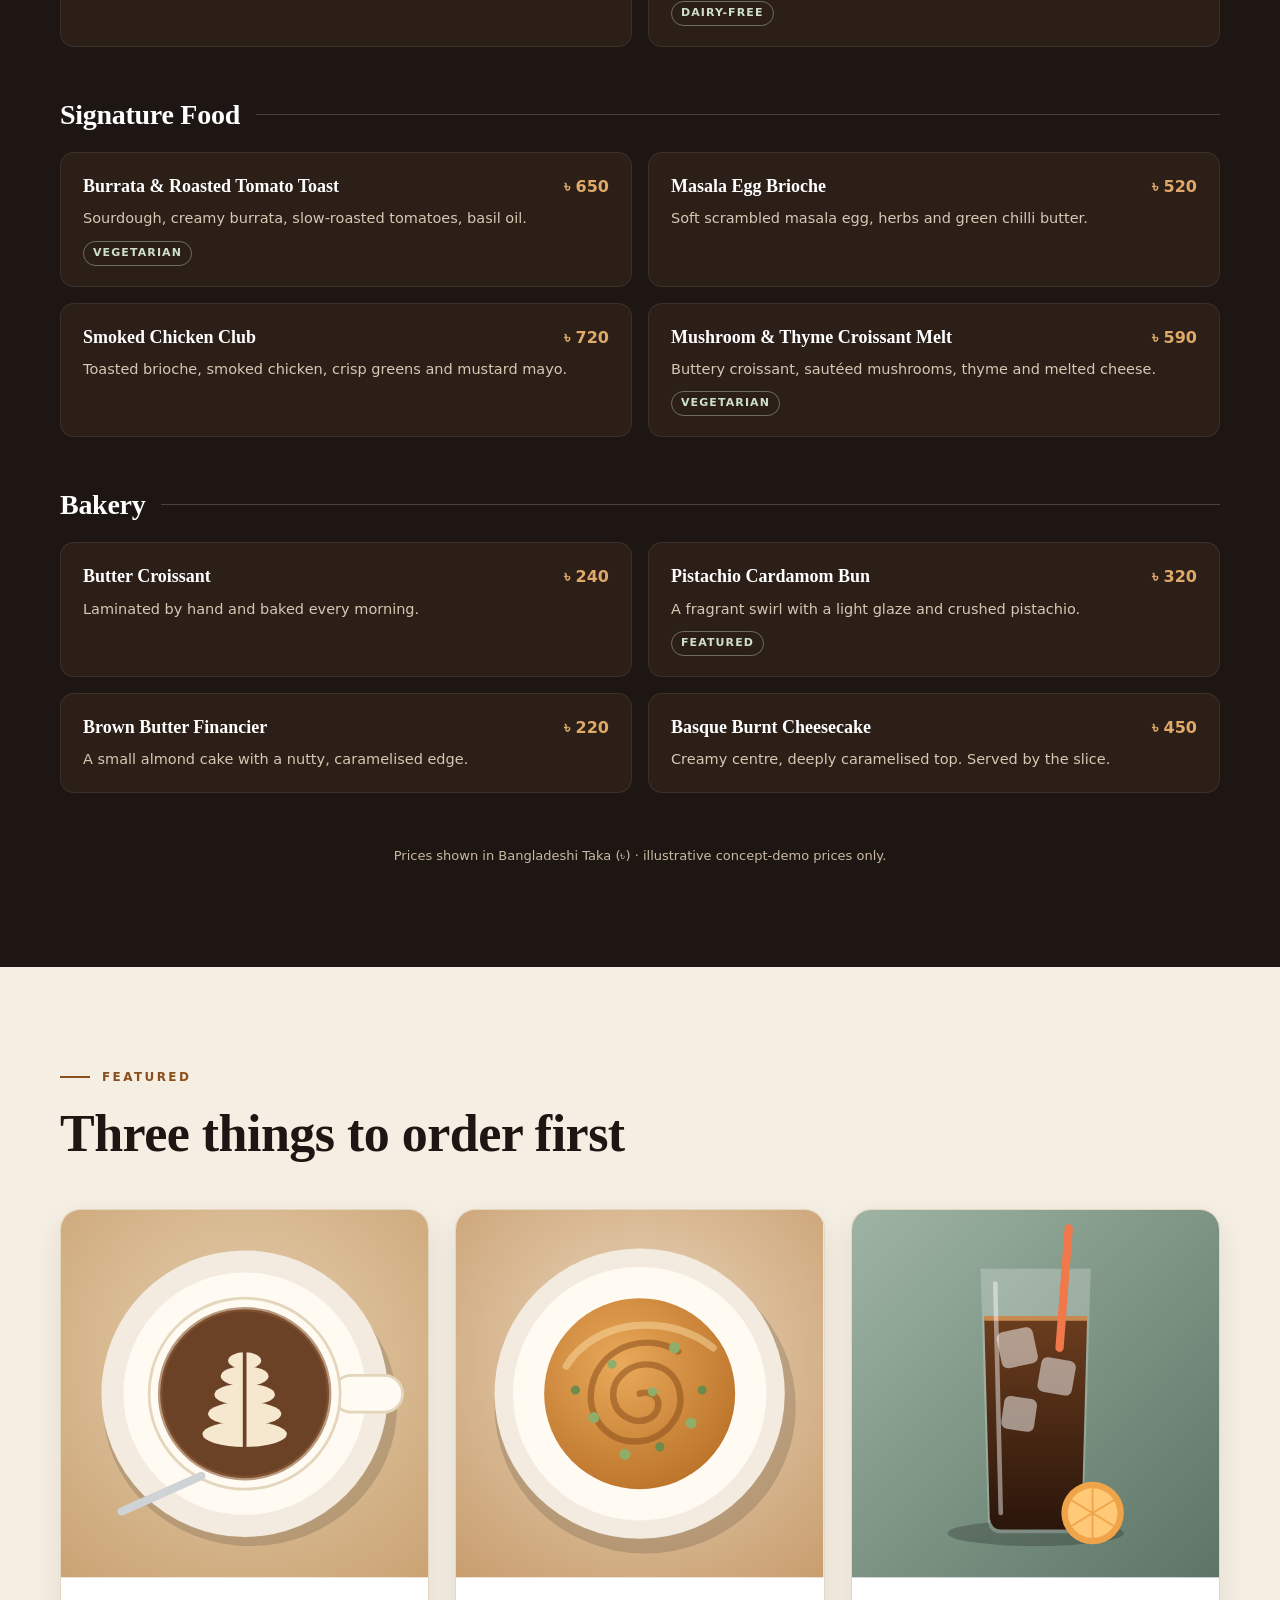
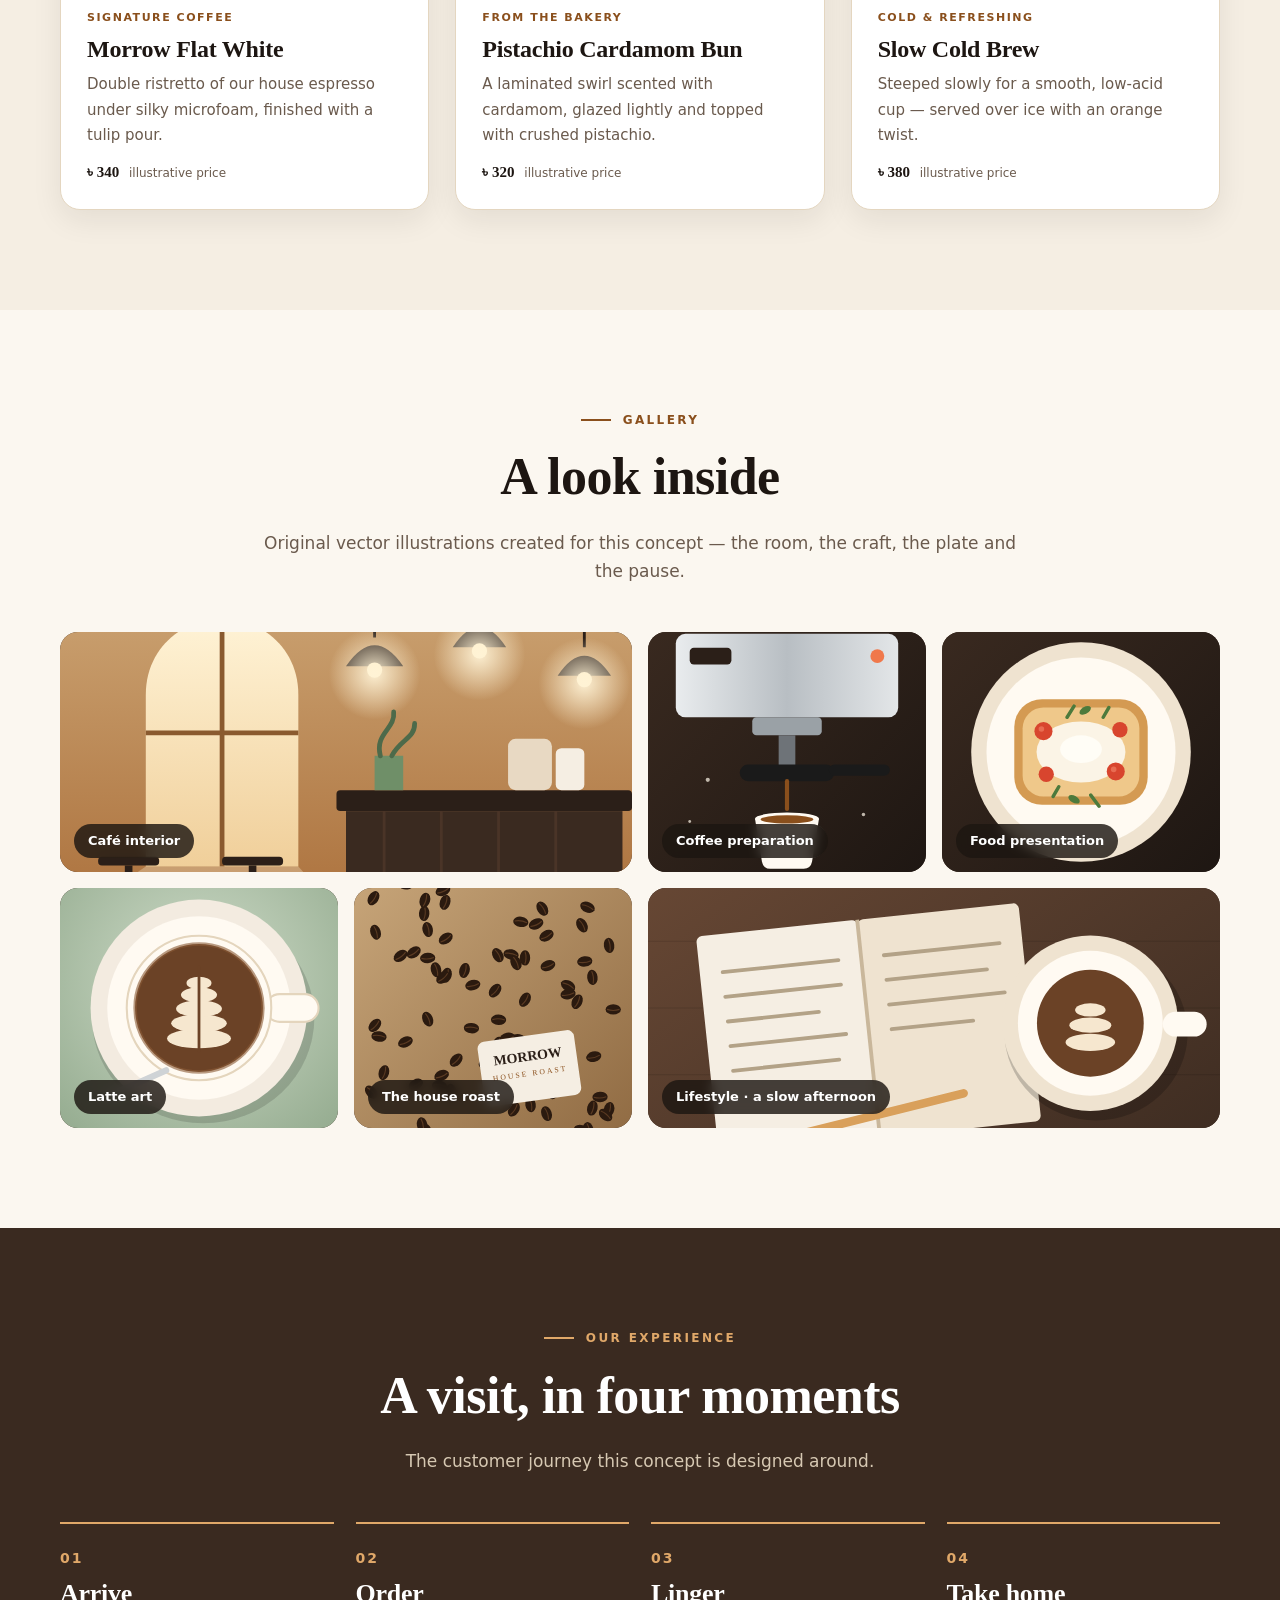
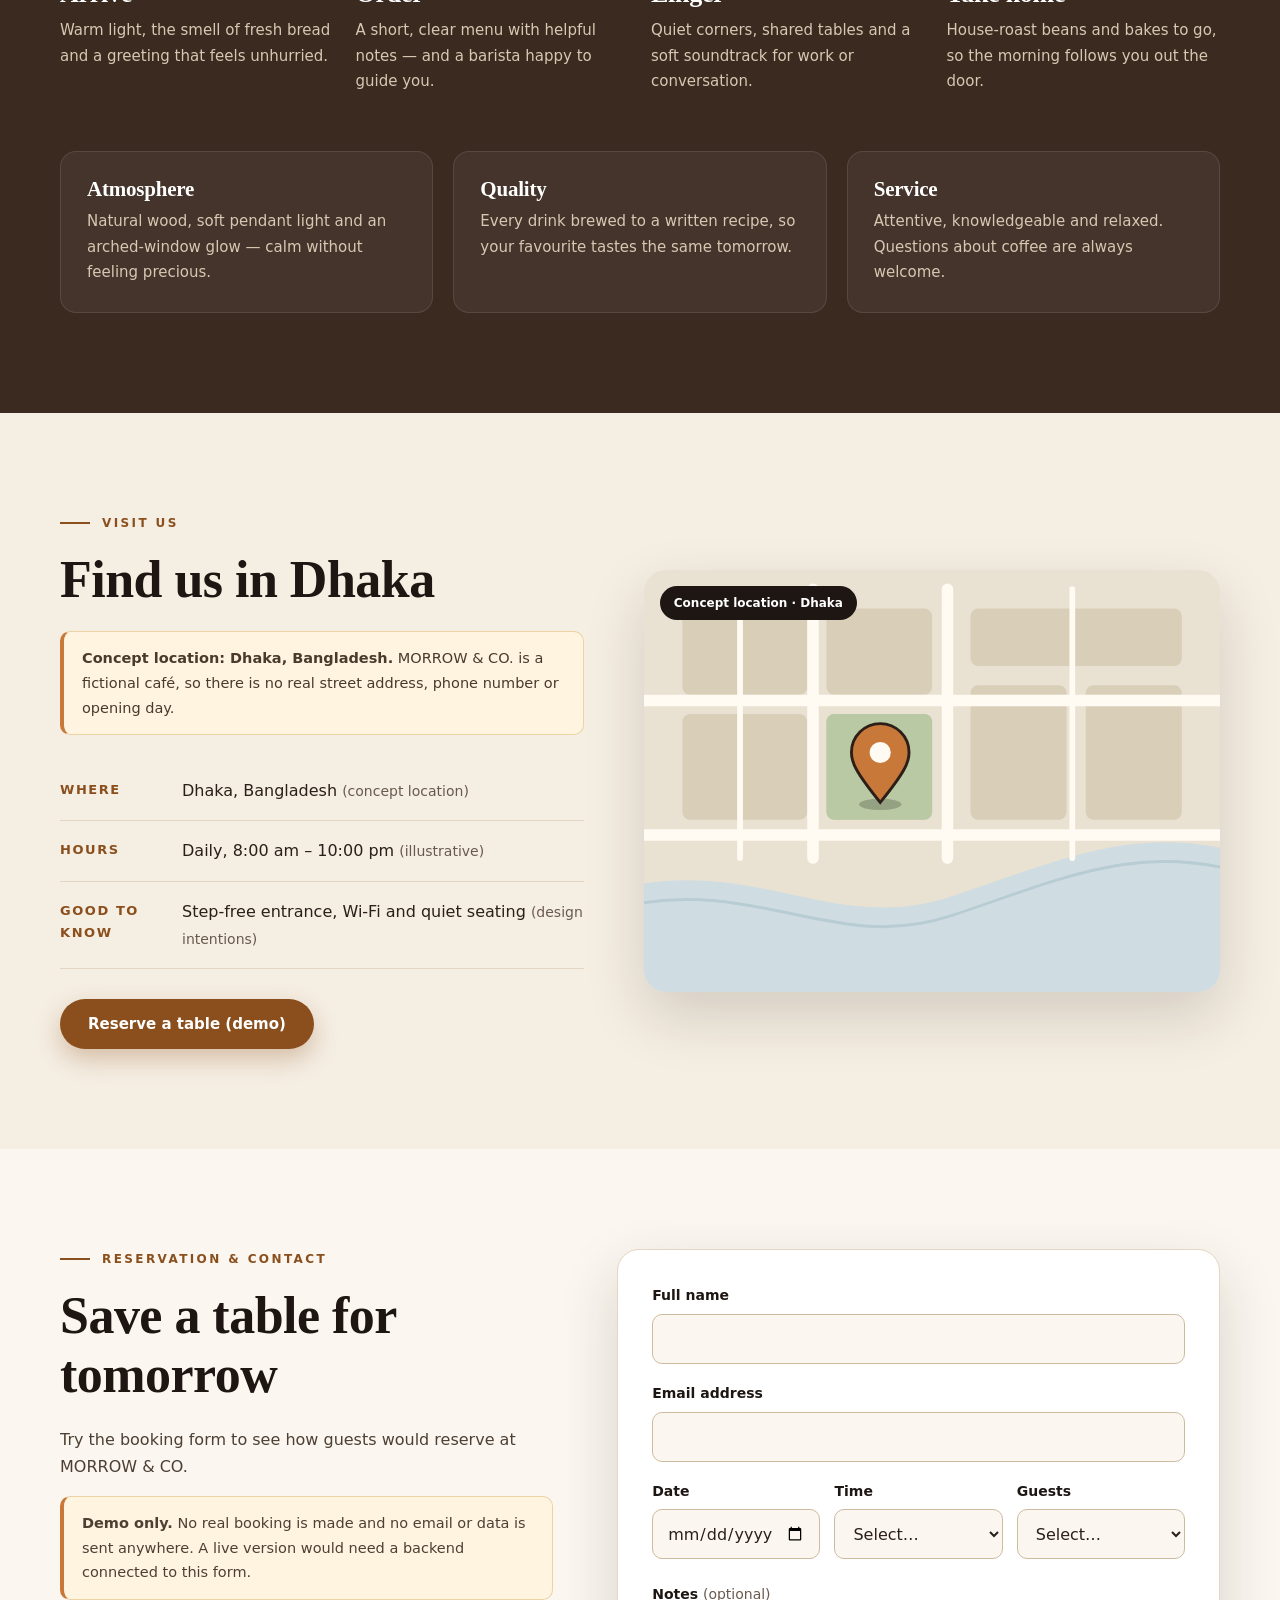
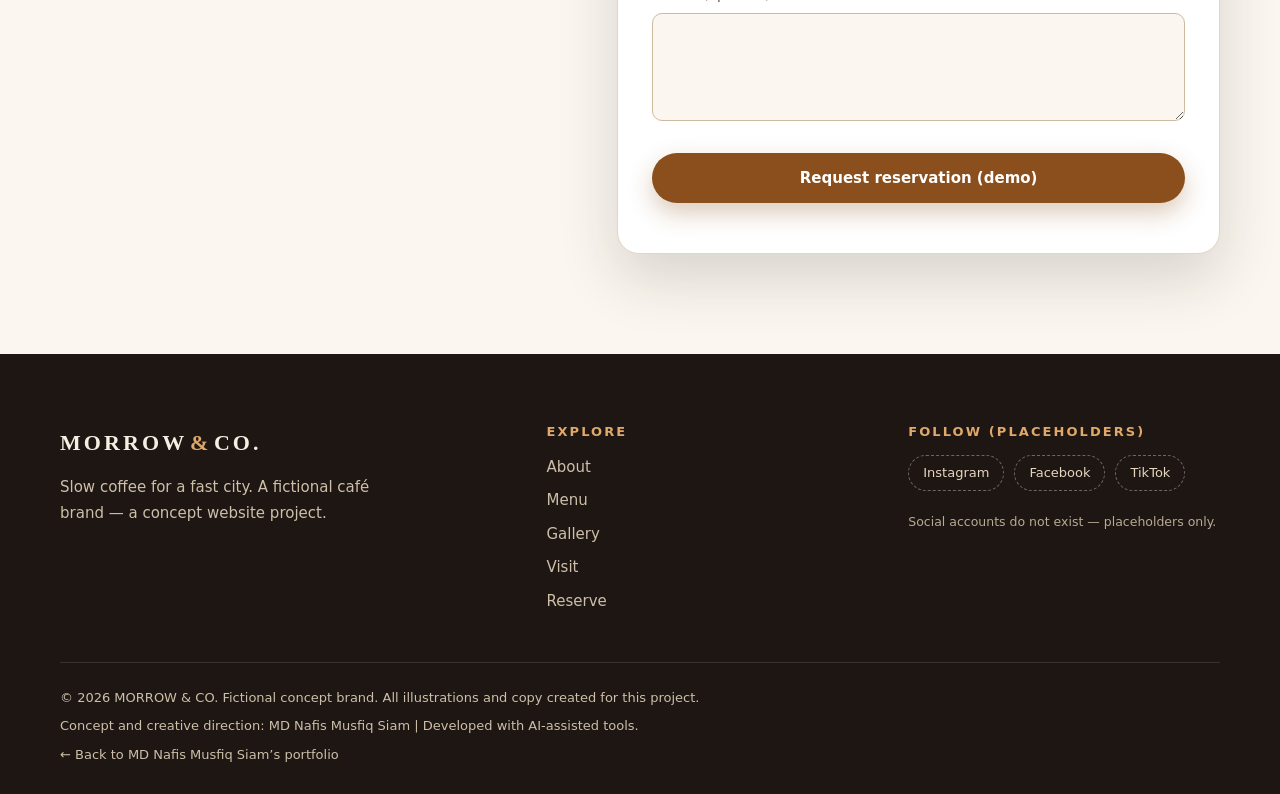
<file: portfolio/projects/morrow-and-co/index.html>
<!DOCTYPE html>
<html lang="en">
<head>
<meta charset="utf-8">
<meta name="viewport" content="width=device-width, initial-scale=1">
<title>MORROW &amp; CO. — Premium Specialty Coffee &amp; Café | Concept Website</title>
<meta name="description" content="MORROW &amp; CO. is a fictional premium specialty coffee and contemporary café in Dhaka, Bangladesh — a self-initiated web design concept by MD Nafis Musfiq Siam.">
<meta name="theme-color" content="#1d1612">
<meta property="og:title" content="MORROW &amp; CO. — Premium Café Website (Concept)">
<meta property="og:description" content="A self-initiated concept website for a fictional premium specialty coffee café. Designed by MD Nafis Musfiq Siam.">
<meta property="og:type" content="website">
<link rel="icon" href="data:image/svg+xml,%3Csvg xmlns='http://www.w3.org/2000/svg' viewBox='0 0 64 64'%3E%3Crect width='64' height='64' rx='14' fill='%231d1612'/%3E%3Ctext x='32' y='43' text-anchor='middle' font-family='Georgia,serif' font-size='30' font-weight='700' fill='%23e0a869'%3EM%3C/text%3E%3C/svg%3E">
<link rel="stylesheet" href="style.css">
<script>document.documentElement.className+=' js';</script>
</head>
<body>
<svg width="0" height="0" style="position:absolute" aria-hidden="true" focusable="false"><defs>
<linearGradient id="cro" x1="0" y1="0" x2="0" y2="1"><stop offset="0" stop-color="#f0b865"/><stop offset="1" stop-color="#c47a2c"/></linearGradient>
<linearGradient id="cup" x1="0" x2="1"><stop offset="0" stop-color="#fffaf2"/><stop offset="1" stop-color="#e4d5bd"/></linearGradient>
<linearGradient id="wood" x1="0" y1="0" x2="0" y2="1"><stop offset="0" stop-color="#4a3427"/><stop offset="1" stop-color="#1d1612"/></linearGradient>
<radialGradient id="glow" cx=".5" cy=".5" r=".5"><stop offset="0" stop-color="#fff3d6" stop-opacity=".95"/><stop offset="1" stop-color="#fff3d6" stop-opacity="0"/></radialGradient>
</defs></svg>
<a class="skip" href="#main">Skip to content</a>

<div class="concept-bar" role="note">
  <p><strong>Self-Initiated Concept Project</strong> &middot; MORROW &amp; CO. is a fictional brand &mdash; not a real business.</p>
  <a href="../../index.html#projects">&larr; Back to portfolio</a>
</div>

<header class="site-header" id="top">
  <div class="wrap nav">
    <a class="logo" href="#home" aria-label="MORROW &amp; CO. — home">MORROW<span>&amp;</span>CO.</a>
    <nav id="site-nav" class="nav-links" aria-label="Primary">
      <a href="#about">About</a>
      <a href="#menu">Menu</a>
      <a href="#featured">Featured</a>
      <a href="#gallery">Gallery</a>
      <a href="#experience">Experience</a>
      <a href="#visit">Visit</a>
      <a class="nav-cta" href="#reserve">Reserve a table</a>
    </nav>
    <button class="nav-toggle" type="button" aria-expanded="false" aria-controls="site-nav" aria-label="Open menu"><span></span><span></span><span></span></button>
  </div>
</header>

<main id="main">

<!-- 1. HERO -->
<section class="hero" id="home" aria-labelledby="hero-title">
  <div class="wrap hero-grid">
    <div class="hero-copy">
      <p class="kicker">Specialty coffee &amp; contemporary café &middot; Dhaka</p>
      <h1 id="hero-title">Slow coffee for a <em>fast</em> city.</h1>
      <p class="lead">MORROW &amp; CO. is a calm corner for carefully sourced coffee, honest food and butter-rich bakes &mdash; made for urban mornings, long conversations and visitors discovering Dhaka.</p>
      <div class="hero-actions">
        <a class="btn btn-primary" href="#menu">View the Menu</a>
        <a class="btn btn-ghost" href="#about">Explore MORROW &amp; CO.</a>
      </div>
      <ul class="hero-tags" aria-label="Highlights">
        <li>Single-origin coffee</li><li>Seasonal kitchen</li><li>Baked every morning</li>
      </ul>
    </div>
    <div class="hero-visual"><svg class="art hero-art" viewBox="0 0 520 640" role="img" aria-label="Illustration of a flat white with rising steam beside a butter croissant under a warm pendant lamp" preserveAspectRatio="xMidYMid slice" xmlns="http://www.w3.org/2000/svg">
<defs><linearGradient id="arch" x1="0" y1="0" x2="0" y2="1"><stop offset="0" stop-color="#e6b87f"/><stop offset="1" stop-color="#b5713a"/></linearGradient></defs>
<path d="M0 640V240C0 108 116 0 260 0s260 108 260 240v400z" fill="url(#arch)"/>
<circle cx="260" cy="150" r="150" fill="url(#glow)"/>
<path d="M260 0V96" stroke="#2b1f18" stroke-width="3"/>
<path d="M196 150Q260 52 324 150Z" fill="#2b1f18"/><rect x="250" y="146" width="20" height="8" fill="#171009"/>
<circle cx="260" cy="162" r="11" fill="#fff0c8"/>
<g opacity=".35" stroke="#fff3d6" stroke-width="2" fill="none"><path d="M70 300h90M70 328h60"/><path d="M380 270h80M392 298h68"/></g>
<rect x="0" y="480" width="520" height="160" fill="url(#wood)"/><rect x="0" y="480" width="520" height="3" fill="#6b4a36"/>
<g transform="translate(176 552) rotate(117)"><ellipse rx="11" ry="7.5" fill="#3b2316"/><path d="M-9 0Q0 -3 9 0" stroke="#6a4023" stroke-width="1.6" fill="none"/></g><g transform="translate(63 583) rotate(66)"><ellipse rx="11" ry="7.5" fill="#3b2316"/><path d="M-9 0Q0 -3 9 0" stroke="#6a4023" stroke-width="1.6" fill="none"/></g><g transform="translate(56 581) rotate(7)"><ellipse rx="11" ry="7.5" fill="#3b2316"/><path d="M-9 0Q0 -3 9 0" stroke="#6a4023" stroke-width="1.6" fill="none"/></g><g transform="translate(225 546) rotate(16)"><ellipse rx="11" ry="7.5" fill="#3b2316"/><path d="M-9 0Q0 -3 9 0" stroke="#6a4023" stroke-width="1.6" fill="none"/></g><g transform="translate(221 606) rotate(22)"><ellipse rx="11" ry="7.5" fill="#3b2316"/><path d="M-9 0Q0 -3 9 0" stroke="#6a4023" stroke-width="1.6" fill="none"/></g><g transform="translate(130 590) rotate(171)"><ellipse rx="11" ry="7.5" fill="#3b2316"/><path d="M-9 0Q0 -3 9 0" stroke="#6a4023" stroke-width="1.6" fill="none"/></g><g transform="translate(290 572) rotate(176)"><ellipse rx="11" ry="7.5" fill="#3b2316"/><path d="M-9 0Q0 -3 9 0" stroke="#6a4023" stroke-width="1.6" fill="none"/></g><g transform="translate(51 609) rotate(52)"><ellipse rx="11" ry="7.5" fill="#3b2316"/><path d="M-9 0Q0 -3 9 0" stroke="#6a4023" stroke-width="1.6" fill="none"/></g><g transform="translate(95 549) rotate(56)"><ellipse rx="11" ry="7.5" fill="#3b2316"/><path d="M-9 0Q0 -3 9 0" stroke="#6a4023" stroke-width="1.6" fill="none"/></g>
<ellipse cx="190" cy="508" rx="116" ry="20" fill="#efe3d0"/><ellipse cx="190" cy="502" rx="102" ry="15" fill="#fffaf2"/>
<path d="M120 396H260C260 452 238 500 190 500S120 452 120 396Z" fill="url(#cup)"/>
<path d="M258 412C304 402 306 468 250 462" stroke="#fffaf2" stroke-width="13" fill="none" stroke-linecap="round"/>
<ellipse cx="190" cy="396" rx="70" ry="13" fill="#fffaf2"/><ellipse cx="190" cy="397" rx="60" ry="10" fill="#6a4023"/>
<path d="M190 392c-14 0-20 5-20 7s6 5 20 5 20-3 20-5-6-7-20-7Z" fill="#f4e3c4"/>
<g class="steam" fill="none" stroke="#fff8ea" stroke-width="5" stroke-linecap="round" opacity=".55">
<path d="M166 372C148 346 186 332 168 302C158 284 172 272 170 262"/>
<path d="M192 368C174 340 212 326 194 294C184 276 198 262 196 250"/>
<path d="M218 372C202 348 236 334 220 306C212 290 224 278 222 268"/></g>
<ellipse cx="398" cy="534" rx="104" ry="17" fill="#efe3d0"/><ellipse cx="398" cy="529" rx="92" ry="12" fill="#fffaf2"/>
<g transform="translate(398 486) scale(0.98)">
<ellipse cx="0" cy="58" rx="100" ry="10" fill="#000" opacity=".18"/>
<path d="M-112 38C-104 28 -96 30 -90 36L-70 44L70 44L90 36C96 30 104 28 112 38C104 52 90 54 74 52H-74C-90 54 -104 52 -112 38Z" fill="#b9701f"/>
<ellipse cx="-84" cy="12" rx="24" ry="32" transform="rotate(-38 -84 12)" fill="url(#cro)" stroke="#9a5a1c" stroke-width="3"/><ellipse cx="84" cy="12" rx="24" ry="32" transform="rotate(38 84 12)" fill="url(#cro)" stroke="#9a5a1c" stroke-width="3"/>
<ellipse cx="-46" cy="-8" rx="31" ry="40" transform="rotate(-18 -46 -8)" fill="url(#cro)" stroke="#9a5a1c" stroke-width="3"/><ellipse cx="46" cy="-8" rx="31" ry="40" transform="rotate(18 46 -8)" fill="url(#cro)" stroke="#9a5a1c" stroke-width="3"/>
<ellipse cx="0" cy="-16" rx="36" ry="46" transform="rotate(0 0 -16)" fill="url(#cro)" stroke="#9a5a1c" stroke-width="3"/>
<path d="M-24 -44C-10 -56 10 -56 24 -44" stroke="#ffe3ad" stroke-width="6" fill="none" stroke-linecap="round" opacity=".6"/>
<path d="M-60 -22C-52 -34 -44 -38 -36 -38M60 -22C52 -34 44 -38 36 -38" stroke="#ffe3ad" stroke-width="4" fill="none" stroke-linecap="round" opacity=".45"/>
</g>

</svg><div class="hero-badge"><span>Concept</span>Est. in imagination</div></div>
  </div>
</section>

<!-- 2. ABOUT -->
<section class="section about" id="about" aria-labelledby="about-title">
  <div class="wrap about-grid">
    <div class="about-art reveal"><svg class="art " viewBox="0 0 600 420" role="img" aria-label="Illustration of a warm café interior with arched window, pendant lamps and a coffee counter" preserveAspectRatio="xMidYMid slice" xmlns="http://www.w3.org/2000/svg">
<defs><linearGradient id="in-w" x1="0" y1="0" x2="0" y2="1"><stop offset="0" stop-color="#cfa979"/><stop offset="1" stop-color="#a86b36"/></linearGradient>
<linearGradient id="in-win" x1="0" y1="0" x2="0" y2="1"><stop offset="0" stop-color="#fff3d6"/><stop offset="1" stop-color="#f0cf9a"/></linearGradient></defs>
<rect width="600" height="420" fill="url(#in-w)"/>
<path d="M90 330V150C90 100 130 70 170 70S250 100 250 150V330Z" fill="url(#in-win)"/>
<path d="M170 70V330M90 190H250" stroke="#8a5a2f" stroke-width="5"/>
<path d="M90 330L-40 420H330L250 330Z" fill="#fff3d6" opacity=".3"/>
<g stroke="#2b1f18" stroke-width="3"><path d="M330 0V90M440 0V70M550 0V100"/></g>
<g fill="#2b1f18"><path d="M300 120Q330 76 360 120Z"/><path d="M412 100Q440 58 468 100Z"/><path d="M522 130Q550 88 578 130Z"/></g>
<g fill="#fff0c8"><circle cx="330" cy="124" r="8"/><circle cx="440" cy="104" r="8"/><circle cx="550" cy="134" r="8"/></g>
<g fill="url(#glow)"><circle cx="330" cy="128" r="48"/><circle cx="440" cy="108" r="48"/><circle cx="550" cy="138" r="48"/></g>
<rect x="290" y="250" width="310" height="22" rx="4" fill="#2b1f18"/><rect x="300" y="272" width="290" height="148" fill="#3a2a20"/>
<g stroke="#4a3427" stroke-width="3"><path d="M340 272V420M400 272V420M460 272V420M520 272V420"/></g>
<rect x="470" y="196" width="46" height="54" rx="8" fill="#e8d9c3"/><rect x="520" y="206" width="30" height="44" rx="6" fill="#f5eee3"/>
<path d="M330 250V214h30v36z" fill="#6f8f68"/><path d="M336 214C330 190 352 186 350 168M348 214C358 196 372 196 372 180" stroke="#4d6a4a" stroke-width="5" fill="none" stroke-linecap="round"/>
<rect x="0" y="372" width="600" height="48" fill="url(#wood)"/>
<g fill="#2b1f18"><rect x="40" y="320" width="64" height="9" rx="4"/><rect x="68" y="329" width="8" height="46"/><rect x="170" y="320" width="64" height="9" rx="4"/><rect x="198" y="329" width="8" height="46"/></g>
</svg></div>
    <div class="reveal">
      <p class="kicker dark">Our story</p>
      <h2 id="about-title">A café built around the good part of the day.</h2>
      <p>MORROW &amp; CO. began as an idea: a place where the first cup of the morning is treated with the same care as the last conversation of the night. The name nods to <em>tomorrow</em> &mdash; the promise that there is always another good cup ahead.</p>
      <p>We imagine a warm, light-filled room, a short menu that changes with the season, and a team that would rather explain a coffee than rush you through it.</p>
      <div class="pillars">
        <article><h3>Our philosophy</h3><p>Fewer, better things. A small menu, brewed to recipe and finished by hand.</p></article>
        <article><h3>The coffee</h3><p>Single-origin beans, roasted light-to-medium, with a house espresso built for milk.</p></article>
        <article><h3>The food</h3><p>Fresh bakery and simple plates that pair with coffee &mdash; never an afterthought.</p></article>
      </div>
    </div>
  </div>
</section>

<!-- 3. MENU -->
<section class="section menu" id="menu" aria-labelledby="menu-title">
  <div class="wrap">
    <div class="section-head center reveal">
      <p class="kicker">The menu</p>
      <h2 id="menu-title">Coffee, plates &amp; bakes</h2>
      <p class="note" role="note"><strong>Illustrative concept-demo prices.</strong> MORROW &amp; CO. is fictional &mdash; every price below (in BDT) is a design placeholder and not a real offer.</p>
    </div>
    <div class="filters reveal" role="group" aria-label="Filter menu categories">
      <button type="button" class="chip is-active" data-filter="all" aria-pressed="true">All</button>
      <button type="button" class="chip" data-filter="specialty" aria-pressed="false">Specialty Coffee</button>
      <button type="button" class="chip" data-filter="hot" aria-pressed="false">Hot Beverages</button>
      <button type="button" class="chip" data-filter="cold" aria-pressed="false">Cold Beverages</button>
      <button type="button" class="chip" data-filter="food" aria-pressed="false">Signature Food</button>
      <button type="button" class="chip" data-filter="bakery" aria-pressed="false">Bakery</button>
    </div>
    <div class="menu-groups">
      <section class="menu-group reveal" data-cat="specialty" aria-labelledby="mg-specialty">
        <h3 id="mg-specialty">Specialty Coffee</h3>
        <ul class="menu-items" style="list-style:none;padding:0;margin:0">
          <li class="item"><div class="item-top"><h4>Single-Origin Pour Over</h4><span class="p">&#2547; 340</span></div><p>A rotating bean from our guest-roaster shelf, brewed by hand to order.</p><span class="badge">Brewed to order</span></li>
          <li class="item"><div class="item-top"><h4>Flat White</h4><span class="p">&#2547; 340</span></div><p>Double ristretto, silky microfoam, a tulip pour.</p></li>
          <li class="item"><div class="item-top"><h4>Cortado</h4><span class="p">&#2547; 320</span></div><p>Equal parts espresso and warm milk. Short, sweet, balanced.</p></li>
          <li class="item"><div class="item-top"><h4>Espresso Tonic</h4><span class="p">&#2547; 390</span></div><p>House espresso over ice and tonic with a twist of orange peel.</p><span class="badge">Refreshing</span></li>
        </ul>
      </section>
      <section class="menu-group reveal" data-cat="hot" aria-labelledby="mg-hot">
        <h3 id="mg-hot">Hot Beverages</h3>
        <ul class="menu-items" style="list-style:none;padding:0;margin:0">
          <li class="item"><div class="item-top"><h4>Cardamom Hot Chocolate</h4><span class="p">&#2547; 380</span></div><p>Dark chocolate, whole milk and a pinch of green cardamom.</p></li>
          <li class="item"><div class="item-top"><h4>Masala Latte</h4><span class="p">&#2547; 360</span></div><p>Espresso with warm spices and steamed milk.</p></li>
          <li class="item"><div class="item-top"><h4>Doodh Cha, Reimagined</h4><span class="p">&#2547; 280</span></div><p>Bangladeshi milk tea, slow-simmered and lightly sweet.</p><span class="badge">Local favourite</span></li>
          <li class="item"><div class="item-top"><h4>Single-Estate Black Tea</h4><span class="p">&#2547; 260</span></div><p>Loose-leaf, served in a pot for two cups.</p></li>
        </ul>
      </section>
      <section class="menu-group reveal" data-cat="cold" aria-labelledby="mg-cold">
        <h3 id="mg-cold">Cold Beverages</h3>
        <ul class="menu-items" style="list-style:none;padding:0;margin:0">
          <li class="item"><div class="item-top"><h4>Slow Cold Brew</h4><span class="p">&#2547; 380</span></div><p>Steeped slowly for a smooth, low-acid cup.</p><span class="badge">Featured</span></li>
          <li class="item"><div class="item-top"><h4>Orange Cold Brew Spritz</h4><span class="p">&#2547; 420</span></div><p>Cold brew, fresh orange and sparkling water.</p></li>
          <li class="item"><div class="item-top"><h4>Iced Salted Caramel Latte</h4><span class="p">&#2547; 400</span></div><p>House espresso, milk and a salted caramel ribbon.</p></li>
          <li class="item"><div class="item-top"><h4>Iced Matcha Coconut Latte</h4><span class="p">&#2547; 420</span></div><p>Ceremonial-style matcha whisked into coconut milk.</p><span class="badge">Dairy-free</span></li>
        </ul>
      </section>
      <section class="menu-group reveal" data-cat="food" aria-labelledby="mg-food">
        <h3 id="mg-food">Signature Food</h3>
        <ul class="menu-items" style="list-style:none;padding:0;margin:0">
          <li class="item"><div class="item-top"><h4>Burrata &amp; Roasted Tomato Toast</h4><span class="p">&#2547; 650</span></div><p>Sourdough, creamy burrata, slow-roasted tomatoes, basil oil.</p><span class="badge">Vegetarian</span></li>
          <li class="item"><div class="item-top"><h4>Masala Egg Brioche</h4><span class="p">&#2547; 520</span></div><p>Soft scrambled masala egg, herbs and green chilli butter.</p></li>
          <li class="item"><div class="item-top"><h4>Smoked Chicken Club</h4><span class="p">&#2547; 720</span></div><p>Toasted brioche, smoked chicken, crisp greens and mustard mayo.</p></li>
          <li class="item"><div class="item-top"><h4>Mushroom &amp; Thyme Croissant Melt</h4><span class="p">&#2547; 590</span></div><p>Buttery croissant, sautéed mushrooms, thyme and melted cheese.</p><span class="badge">Vegetarian</span></li>
        </ul>
      </section>
      <section class="menu-group reveal" data-cat="bakery" aria-labelledby="mg-bakery">
        <h3 id="mg-bakery">Bakery</h3>
        <ul class="menu-items" style="list-style:none;padding:0;margin:0">
          <li class="item"><div class="item-top"><h4>Butter Croissant</h4><span class="p">&#2547; 240</span></div><p>Laminated by hand and baked every morning.</p></li>
          <li class="item"><div class="item-top"><h4>Pistachio Cardamom Bun</h4><span class="p">&#2547; 320</span></div><p>A fragrant swirl with a light glaze and crushed pistachio.</p><span class="badge">Featured</span></li>
          <li class="item"><div class="item-top"><h4>Brown Butter Financier</h4><span class="p">&#2547; 220</span></div><p>A small almond cake with a nutty, caramelised edge.</p></li>
          <li class="item"><div class="item-top"><h4>Basque Burnt Cheesecake</h4><span class="p">&#2547; 450</span></div><p>Creamy centre, deeply caramelised top. Served by the slice.</p></li>
        </ul>
      </section>
    </div>
    <p class="menu-foot">Prices shown in Bangladeshi Taka (&#2547;) &middot; illustrative concept-demo prices only.</p>
  </div>
</section>

<!-- 4. FEATURED -->
<section class="section featured" id="featured" aria-labelledby="featured-title">
  <div class="wrap">
    <div class="section-head reveal">
      <p class="kicker dark">Featured</p>
      <h2 id="featured-title">Three things to order first</h2>
    </div>
    <div class="cards">
      <article class="product reveal"><div class="product-art"><svg class="art " viewBox="0 0 400 400" role="img" aria-label="Illustration of a flat white seen from above with a tulip latte-art pattern" preserveAspectRatio="xMidYMid slice" xmlns="http://www.w3.org/2000/svg">
<defs><radialGradient id="ct1" cx=".5" cy=".4" r=".8"><stop offset="0" stop-color="#e6cfae"/><stop offset="1" stop-color="#c9a272"/></radialGradient></defs>
<rect width="400" height="400" fill="url(#ct1)"/>
<ellipse cx="206" cy="214" rx="160" ry="152" fill="#000" opacity=".14"/>
<circle cx="200" cy="200" r="156" fill="#f3ebe0"/><circle cx="200" cy="200" r="132" fill="#fffaf2"/>
<rect x="296" y="180" width="76" height="40" rx="20" fill="#fffaf2"/><rect x="296" y="180" width="76" height="40" rx="20" fill="none" stroke="#e4d5bd" stroke-width="3"/>
<circle cx="200" cy="200" r="104" fill="#fffaf2" stroke="#e4d5bd" stroke-width="3"/>
<circle cx="200" cy="200" r="92" fill="#6b4226"/>
<circle cx="200" cy="200" r="92" fill="none" stroke="#8a5a36" stroke-width="5" opacity=".6"/>
<g fill="#f6e7cf"><ellipse cx="200" cy="244" rx="46" ry="14"/><ellipse cx="200" cy="222" rx="40" ry="13"/><ellipse cx="200" cy="201" rx="33" ry="12"/><ellipse cx="200" cy="181" rx="26" ry="11"/><ellipse cx="200" cy="164" rx="18" ry="9"/></g>
<path d="M200 140V262" stroke="#6b4226" stroke-width="4" stroke-linecap="round"/>
<rect x="60" y="326" width="104" height="9" rx="4.5" fill="#cfd3d6" transform="rotate(-24 60 326)"/>
</svg></div><div class="product-body"><span class="tag">Signature coffee</span><h3>Morrow Flat White</h3><p>Double ristretto of our house espresso under silky microfoam, finished with a tulip pour.</p><p class="price">&#2547; 340 <small>illustrative price</small></p></div></article>
      <article class="product reveal"><div class="product-art"><svg class="art " viewBox="0 0 400 400" role="img" aria-label="Illustration of a glazed pistachio and cardamom swirl bun on a plate, seen from above" preserveAspectRatio="xMidYMid slice" xmlns="http://www.w3.org/2000/svg">
<defs><radialGradient id="bn-bg" cx=".5" cy=".4" r=".8"><stop offset="0" stop-color="#ead6bb"/><stop offset="1" stop-color="#c79c6c"/></radialGradient>
<radialGradient id="bn-b" cx=".4" cy=".35" r=".75"><stop offset="0" stop-color="#e9a95a"/><stop offset="1" stop-color="#b86f26"/></radialGradient></defs>
<rect width="400" height="400" fill="url(#bn-bg)"/>
<ellipse cx="206" cy="214" rx="164" ry="160" fill="#000" opacity=".14"/>
<circle cx="200" cy="200" r="158" fill="#f3ebe0"/><circle cx="200" cy="200" r="138" fill="#fffaf2"/>
<circle cx="200" cy="200" r="104" fill="url(#bn-b)"/>
<path d="M200 200m0 0c12 -4 22 4 20 14c-2 14 -20 20 -34 12c-18 -10 -20 -34 -4 -48c20 -18 52 -10 60 14c10 30 -14 58 -44 60c-38 2 -60 -34 -48 -68c14 -38 60 -50 92 -30" stroke="#8a4f1c" stroke-width="7" fill="none" stroke-linecap="round" opacity=".55"/>
<path d="M120 170C150 120 230 110 280 150" stroke="#ffe3ad" stroke-width="8" fill="none" stroke-linecap="round" opacity=".45"/>
<g fill="#8fae6a"><circle cx="150" cy="226" r="6"/><circle cx="238" cy="150" r="6"/><circle cx="256" cy="232" r="6"/><circle cx="184" cy="266" r="6"/><circle cx="214" cy="198" r="5"/><circle cx="170" cy="168" r="5"/></g>
<g fill="#6d8c4c"><circle cx="268" cy="196" r="5"/><circle cx="130" cy="196" r="5"/><circle cx="222" cy="258" r="5"/></g>
</svg></div><div class="product-body"><span class="tag">From the bakery</span><h3>Pistachio Cardamom Bun</h3><p>A laminated swirl scented with cardamom, glazed lightly and topped with crushed pistachio.</p><p class="price">&#2547; 320 <small>illustrative price</small></p></div></article>
      <article class="product reveal"><div class="product-art"><svg class="art " viewBox="0 0 400 400" role="img" aria-label="Illustration of a tall glass of cold brew over ice with a straw and an orange slice" preserveAspectRatio="xMidYMid slice" xmlns="http://www.w3.org/2000/svg">
<defs><linearGradient id="cb-bg" x1="0" y1="0" x2="1" y2="1"><stop offset="0" stop-color="#9eb3a3"/><stop offset="1" stop-color="#5c7566"/></linearGradient>
<linearGradient id="cb-liq" x1="0" y1="0" x2="0" y2="1"><stop offset="0" stop-color="#6b3d1e"/><stop offset="1" stop-color="#2a150a"/></linearGradient></defs>
<rect width="400" height="400" fill="url(#cb-bg)"/>
<ellipse cx="200" cy="352" rx="96" ry="14" fill="#000" opacity=".22"/>
<path d="M140 64H260L252 340Q250 352 238 352H162Q150 352 148 340Z" fill="#fff" opacity=".22"/>
<path d="M144 118H256L250 336Q248 348 238 348H162Q152 348 150 336Z" fill="url(#cb-liq)"/>
<path d="M144 118H256" stroke="#c98a52" stroke-width="5"/>
<g fill="#fff" opacity=".5"><rect x="160" y="130" width="40" height="40" rx="7" transform="rotate(-12 180 150)"/><rect x="204" y="162" width="38" height="38" rx="7" transform="rotate(10 222 180)"/><rect x="164" y="204" width="36" height="36" rx="7" transform="rotate(8 182 222)"/></g>
<path d="M156 80L162 330" stroke="#fff" stroke-width="5" opacity=".45" stroke-linecap="round"/>
<path d="M236 20L226 150" stroke="#f0784b" stroke-width="9" stroke-linecap="round"/>
<g transform="translate(262 330)"><circle r="34" fill="#f0a44a"/><circle r="27" fill="#ffc977"/><path d="M0 0L0 -27M0 0L23 -14M0 0L23 14M0 0L0 27M0 0L-23 14M0 0L-23 -14" stroke="#f0a44a" stroke-width="2"/></g>
</svg></div><div class="product-body"><span class="tag">Cold &amp; refreshing</span><h3>Slow Cold Brew</h3><p>Steeped slowly for a smooth, low-acid cup &mdash; served over ice with an orange twist.</p><p class="price">&#2547; 380 <small>illustrative price</small></p></div></article>
    </div>
  </div>
</section>

<!-- 5. GALLERY -->
<section class="section gallery" id="gallery" aria-labelledby="gallery-title">
  <div class="wrap">
    <div class="section-head center reveal">
      <p class="kicker dark">Gallery</p>
      <h2 id="gallery-title">A look inside</h2>
      <p class="section-sub">Original vector illustrations created for this concept &mdash; the room, the craft, the plate and the pause.</p>
    </div>
    <div class="bento">
      <figure class="tile t-wide reveal"><svg class="art " viewBox="0 0 600 420" role="img" aria-label="Illustration of a warm café interior with arched window, pendant lamps and a coffee counter" preserveAspectRatio="xMidYMid slice" xmlns="http://www.w3.org/2000/svg">
<defs><linearGradient id="in-w-2" x1="0" y1="0" x2="0" y2="1"><stop offset="0" stop-color="#cfa979"/><stop offset="1" stop-color="#a86b36"/></linearGradient>
<linearGradient id="in-win-2" x1="0" y1="0" x2="0" y2="1"><stop offset="0" stop-color="#fff3d6"/><stop offset="1" stop-color="#f0cf9a"/></linearGradient></defs>
<rect width="600" height="420" fill="url(#in-w-2)"/>
<path d="M90 330V150C90 100 130 70 170 70S250 100 250 150V330Z" fill="url(#in-win-2)"/>
<path d="M170 70V330M90 190H250" stroke="#8a5a2f" stroke-width="5"/>
<path d="M90 330L-40 420H330L250 330Z" fill="#fff3d6" opacity=".3"/>
<g stroke="#2b1f18" stroke-width="3"><path d="M330 0V90M440 0V70M550 0V100"/></g>
<g fill="#2b1f18"><path d="M300 120Q330 76 360 120Z"/><path d="M412 100Q440 58 468 100Z"/><path d="M522 130Q550 88 578 130Z"/></g>
<g fill="#fff0c8"><circle cx="330" cy="124" r="8"/><circle cx="440" cy="104" r="8"/><circle cx="550" cy="134" r="8"/></g>
<g fill="url(#glow)"><circle cx="330" cy="128" r="48"/><circle cx="440" cy="108" r="48"/><circle cx="550" cy="138" r="48"/></g>
<rect x="290" y="250" width="310" height="22" rx="4" fill="#2b1f18"/><rect x="300" y="272" width="290" height="148" fill="#3a2a20"/>
<g stroke="#4a3427" stroke-width="3"><path d="M340 272V420M400 272V420M460 272V420M520 272V420"/></g>
<rect x="470" y="196" width="46" height="54" rx="8" fill="#e8d9c3"/><rect x="520" y="206" width="30" height="44" rx="6" fill="#f5eee3"/>
<path d="M330 250V214h30v36z" fill="#6f8f68"/><path d="M336 214C330 190 352 186 350 168M348 214C358 196 372 196 372 180" stroke="#4d6a4a" stroke-width="5" fill="none" stroke-linecap="round"/>
<rect x="0" y="372" width="600" height="48" fill="url(#wood)"/>
<g fill="#2b1f18"><rect x="40" y="320" width="64" height="9" rx="4"/><rect x="68" y="329" width="8" height="46"/><rect x="170" y="320" width="64" height="9" rx="4"/><rect x="198" y="329" width="8" height="46"/></g>
</svg><figcaption>Café interior</figcaption></figure>
      <figure class="tile reveal"><svg class="art " viewBox="0 0 400 420" role="img" aria-label="Illustration of an espresso machine pulling a shot into a white cup" preserveAspectRatio="xMidYMid slice" xmlns="http://www.w3.org/2000/svg">
<defs><linearGradient id="pr-bg" x1="0" y1="0" x2="1" y2="1"><stop offset="0" stop-color="#3a2a20"/><stop offset="1" stop-color="#1d1612"/></linearGradient>
<linearGradient id="pr-steel" x1="0" x2="1"><stop offset="0" stop-color="#e9ecee"/><stop offset=".5" stop-color="#b8bec3"/><stop offset="1" stop-color="#e3e6e8"/></linearGradient></defs>
<rect width="400" height="420" fill="url(#pr-bg)"/>
<rect x="40" y="40" width="320" height="120" rx="14" fill="url(#pr-steel)"/><rect x="60" y="60" width="60" height="24" rx="6" fill="#2b1f18"/><circle cx="330" cy="72" r="10" fill="#f0784b"/>
<rect x="150" y="160" width="100" height="26" rx="6" fill="#9aa1a6"/>
<rect x="188" y="186" width="24" height="44" fill="#6e7378"/><rect x="132" y="228" width="136" height="24" rx="12" fill="#1a1a1a"/><path d="M268 236H340" stroke="#1a1a1a" stroke-width="16" stroke-linecap="round"/>
<path d="M200 252V292" stroke="#8a4f1c" stroke-width="6" stroke-linecap="round"/>
<g transform="translate(200 306)"><path d="M-46 0H46L36 62Q34 72 24 72H-24Q-34 72 -36 62Z" fill="#fffaf2"/><ellipse cx="0" cy="0" rx="46" ry="9" fill="#fffaf2"/><ellipse cx="0" cy="1" rx="38" ry="6" fill="#8a4f1c"/></g>
<rect x="0" y="392" width="400" height="28" fill="#4a3427"/>
<g opacity=".7" fill="#fff8ea"><circle cx="86" cy="250" r="3"/><circle cx="310" cy="300" r="2.5"/><circle cx="60" cy="310" r="2"/></g>
</svg><figcaption>Coffee preparation</figcaption></figure>
      <figure class="tile reveal"><svg class="art " viewBox="0 0 400 400" role="img" aria-label="Illustration of burrata and roasted tomato toast on a round plate" preserveAspectRatio="xMidYMid slice" xmlns="http://www.w3.org/2000/svg">
<defs><linearGradient id="ts-bg" x1="0" y1="0" x2="1" y2="1"><stop offset="0" stop-color="#3a2a20"/><stop offset="1" stop-color="#1d1612"/></linearGradient></defs>
<rect width="400" height="400" fill="url(#ts-bg)"/>
<circle cx="200" cy="200" r="158" fill="#efe3d0"/><circle cx="200" cy="200" r="136" fill="#fffaf2"/>
<rect x="104" y="124" width="192" height="152" rx="40" fill="#d49a52"/><rect x="116" y="136" width="168" height="128" rx="30" fill="#efc88a"/>
<ellipse cx="200" cy="200" rx="64" ry="44" fill="#fbf4e6"/><ellipse cx="200" cy="196" rx="30" ry="20" fill="#fffdf6"/>
<g fill="#d8452e"><circle cx="146" cy="170" r="13"/><circle cx="250" cy="228" r="13"/><circle cx="150" cy="232" r="11"/><circle cx="256" cy="168" r="11"/></g>
<g fill="#e86c52"><circle cx="143" cy="167" r="4"/><circle cx="247" cy="225" r="4"/></g>
<g stroke="#4d7a3c" stroke-width="5" stroke-linecap="round"><path d="M180 150l10-16M214 262l12 16M232 150l8-14M168 250l-8 14"/></g>
<g fill="#4d7a3c"><ellipse cx="206" cy="140" rx="9" ry="5" transform="rotate(-30 206 140)"/><ellipse cx="190" cy="268" rx="9" ry="5" transform="rotate(30 190 268)"/></g>
</svg><figcaption>Food presentation</figcaption></figure>
      <figure class="tile reveal"><svg class="art " viewBox="0 0 400 400" role="img" aria-label="Illustration of a rosetta latte-art coffee seen from above" preserveAspectRatio="xMidYMid slice" xmlns="http://www.w3.org/2000/svg">
<defs><radialGradient id="ct2" cx=".5" cy=".4" r=".8"><stop offset="0" stop-color="#cfdcc9"/><stop offset="1" stop-color="#8fa78a"/></radialGradient></defs>
<rect width="400" height="400" fill="url(#ct2)"/>
<ellipse cx="206" cy="214" rx="160" ry="152" fill="#000" opacity=".14"/>
<circle cx="200" cy="200" r="156" fill="#f3ebe0"/><circle cx="200" cy="200" r="132" fill="#fffaf2"/>
<rect x="296" y="180" width="76" height="40" rx="20" fill="#fffaf2"/><rect x="296" y="180" width="76" height="40" rx="20" fill="none" stroke="#e4d5bd" stroke-width="3"/>
<circle cx="200" cy="200" r="104" fill="#fffaf2" stroke="#e4d5bd" stroke-width="3"/>
<circle cx="200" cy="200" r="92" fill="#6b4226"/>
<circle cx="200" cy="200" r="92" fill="none" stroke="#8a5a36" stroke-width="5" opacity=".6"/>
<g fill="#f6e7cf"><ellipse cx="200" cy="244" rx="46" ry="14"/><ellipse cx="200" cy="222" rx="40" ry="13"/><ellipse cx="200" cy="201" rx="33" ry="12"/><ellipse cx="200" cy="181" rx="26" ry="11"/><ellipse cx="200" cy="164" rx="18" ry="9"/></g>
<path d="M200 140V262" stroke="#6b4226" stroke-width="4" stroke-linecap="round"/>
<rect x="60" y="326" width="104" height="9" rx="4.5" fill="#cfd3d6" transform="rotate(-24 60 326)"/>
</svg><figcaption>Latte art</figcaption></figure>
      <figure class="tile reveal"><svg class="art " viewBox="0 0 400 400" role="img" aria-label="Illustration of freshly roasted coffee beans with a house-roast paper label" preserveAspectRatio="xMidYMid slice" xmlns="http://www.w3.org/2000/svg">
<defs><linearGradient id="bs-bg" x1="0" y1="0" x2="1" y2="1"><stop offset="0" stop-color="#c8a67a"/><stop offset="1" stop-color="#8f6a42"/></linearGradient></defs>
<rect width="400" height="400" fill="url(#bs-bg)"/>
<g transform="translate(106 216) rotate(67)"><ellipse rx="11" ry="7.5" fill="#2b1a0f"/><path d="M-9 0Q0 -3 9 0" stroke="#5a3a22" stroke-width="1.6" fill="none"/></g><g transform="translate(237 245) rotate(12)"><ellipse rx="11" ry="7.5" fill="#2b1a0f"/><path d="M-9 0Q0 -3 9 0" stroke="#5a3a22" stroke-width="1.6" fill="none"/></g><g transform="translate(25 321) rotate(47)"><ellipse rx="11" ry="7.5" fill="#2b1a0f"/><path d="M-9 0Q0 -3 9 0" stroke="#5a3a22" stroke-width="1.6" fill="none"/></g><g transform="translate(104 378) rotate(85)"><ellipse rx="11" ry="7.5" fill="#2b1a0f"/><path d="M-9 0Q0 -3 9 0" stroke="#5a3a22" stroke-width="1.6" fill="none"/></g><g transform="translate(321 191) rotate(115)"><ellipse rx="11" ry="7.5" fill="#2b1a0f"/><path d="M-9 0Q0 -3 9 0" stroke="#5a3a22" stroke-width="1.6" fill="none"/></g><g transform="translate(74 249) rotate(156)"><ellipse rx="11" ry="7.5" fill="#2b1a0f"/><path d="M-9 0Q0 -3 9 0" stroke="#5a3a22" stroke-width="1.6" fill="none"/></g><g transform="translate(208 287) rotate(121)"><ellipse rx="11" ry="7.5" fill="#2b1a0f"/><path d="M-9 0Q0 -3 9 0" stroke="#5a3a22" stroke-width="1.6" fill="none"/></g><g transform="translate(43 293) rotate(106)"><ellipse rx="11" ry="7.5" fill="#2b1a0f"/><path d="M-9 0Q0 -3 9 0" stroke="#5a3a22" stroke-width="1.6" fill="none"/></g><g transform="translate(128 31) rotate(156)"><ellipse rx="11" ry="7.5" fill="#2b1a0f"/><path d="M-9 0Q0 -3 9 0" stroke="#5a3a22" stroke-width="1.6" fill="none"/></g><g transform="translate(190 279) rotate(158)"><ellipse rx="11" ry="7.5" fill="#2b1a0f"/><path d="M-9 0Q0 -3 9 0" stroke="#5a3a22" stroke-width="1.6" fill="none"/></g><g transform="translate(277 352) rotate(71)"><ellipse rx="11" ry="7.5" fill="#2b1a0f"/><path d="M-9 0Q0 -3 9 0" stroke="#5a3a22" stroke-width="1.6" fill="none"/></g><g transform="translate(308 180) rotate(168)"><ellipse rx="11" ry="7.5" fill="#2b1a0f"/><path d="M-9 0Q0 -3 9 0" stroke="#5a3a22" stroke-width="1.6" fill="none"/></g><g transform="translate(336 55) rotate(24)"><ellipse rx="11" ry="7.5" fill="#2b1a0f"/><path d="M-9 0Q0 -3 9 0" stroke="#5a3a22" stroke-width="1.6" fill="none"/></g><g transform="translate(98 368) rotate(79)"><ellipse rx="11" ry="7.5" fill="#2b1a0f"/><path d="M-9 0Q0 -3 9 0" stroke="#5a3a22" stroke-width="1.6" fill="none"/></g><g transform="translate(246 128) rotate(91)"><ellipse rx="11" ry="7.5" fill="#2b1a0f"/><path d="M-9 0Q0 -3 9 0" stroke="#5a3a22" stroke-width="1.6" fill="none"/></g><g transform="translate(159 146) rotate(105)"><ellipse rx="11" ry="7.5" fill="#2b1a0f"/><path d="M-9 0Q0 -3 9 0" stroke="#5a3a22" stroke-width="1.6" fill="none"/></g><g transform="translate(230 346) rotate(123)"><ellipse rx="11" ry="7.5" fill="#2b1a0f"/><path d="M-9 0Q0 -3 9 0" stroke="#5a3a22" stroke-width="1.6" fill="none"/></g><g transform="translate(354 328) rotate(178)"><ellipse rx="11" ry="7.5" fill="#2b1a0f"/><path d="M-9 0Q0 -3 9 0" stroke="#5a3a22" stroke-width="1.6" fill="none"/></g><g transform="translate(262 79) rotate(155)"><ellipse rx="11" ry="7.5" fill="#2b1a0f"/><path d="M-9 0Q0 -3 9 0" stroke="#5a3a22" stroke-width="1.6" fill="none"/></g><g transform="translate(367 346) rotate(102)"><ellipse rx="11" ry="7.5" fill="#2b1a0f"/><path d="M-9 0Q0 -3 9 0" stroke="#5a3a22" stroke-width="1.6" fill="none"/></g><g transform="translate(277 96) rotate(150)"><ellipse rx="11" ry="7.5" fill="#2b1a0f"/><path d="M-9 0Q0 -3 9 0" stroke="#5a3a22" stroke-width="1.6" fill="none"/></g><g transform="translate(226 123) rotate(11)"><ellipse rx="11" ry="7.5" fill="#2b1a0f"/><path d="M-9 0Q0 -3 9 0" stroke="#5a3a22" stroke-width="1.6" fill="none"/></g><g transform="translate(327 376) rotate(16)"><ellipse rx="11" ry="7.5" fill="#2b1a0f"/><path d="M-9 0Q0 -3 9 0" stroke="#5a3a22" stroke-width="1.6" fill="none"/></g><g transform="translate(308 168) rotate(27)"><ellipse rx="11" ry="7.5" fill="#2b1a0f"/><path d="M-9 0Q0 -3 9 0" stroke="#5a3a22" stroke-width="1.6" fill="none"/></g><g transform="translate(126 297) rotate(157)"><ellipse rx="11" ry="7.5" fill="#2b1a0f"/><path d="M-9 0Q0 -3 9 0" stroke="#5a3a22" stroke-width="1.6" fill="none"/></g><g transform="translate(36 241) rotate(8)"><ellipse rx="11" ry="7.5" fill="#2b1a0f"/><path d="M-9 0Q0 -3 9 0" stroke="#5a3a22" stroke-width="1.6" fill="none"/></g><g transform="translate(279 139) rotate(159)"><ellipse rx="11" ry="7.5" fill="#2b1a0f"/><path d="M-9 0Q0 -3 9 0" stroke="#5a3a22" stroke-width="1.6" fill="none"/></g><g transform="translate(373 202) rotate(180)"><ellipse rx="11" ry="7.5" fill="#2b1a0f"/><path d="M-9 0Q0 -3 9 0" stroke="#5a3a22" stroke-width="1.6" fill="none"/></g><g transform="translate(131 48) rotate(108)"><ellipse rx="11" ry="7.5" fill="#2b1a0f"/><path d="M-9 0Q0 -3 9 0" stroke="#5a3a22" stroke-width="1.6" fill="none"/></g><g transform="translate(31 91) rotate(73)"><ellipse rx="11" ry="7.5" fill="#2b1a0f"/><path d="M-9 0Q0 -3 9 0" stroke="#5a3a22" stroke-width="1.6" fill="none"/></g><g transform="translate(240 76) rotate(8)"><ellipse rx="11" ry="7.5" fill="#2b1a0f"/><path d="M-9 0Q0 -3 9 0" stroke="#5a3a22" stroke-width="1.6" fill="none"/></g><g transform="translate(332 133) rotate(173)"><ellipse rx="11" ry="7.5" fill="#2b1a0f"/><path d="M-9 0Q0 -3 9 0" stroke="#5a3a22" stroke-width="1.6" fill="none"/></g><g transform="translate(343 156) rotate(83)"><ellipse rx="11" ry="7.5" fill="#2b1a0f"/><path d="M-9 0Q0 -3 9 0" stroke="#5a3a22" stroke-width="1.6" fill="none"/></g><g transform="translate(207 252) rotate(107)"><ellipse rx="11" ry="7.5" fill="#2b1a0f"/><path d="M-9 0Q0 -3 9 0" stroke="#5a3a22" stroke-width="1.6" fill="none"/></g><g transform="translate(221 243) rotate(169)"><ellipse rx="11" ry="7.5" fill="#2b1a0f"/><path d="M-9 0Q0 -3 9 0" stroke="#5a3a22" stroke-width="1.6" fill="none"/></g><g transform="translate(203 175) rotate(130)"><ellipse rx="11" ry="7.5" fill="#2b1a0f"/><path d="M-9 0Q0 -3 9 0" stroke="#5a3a22" stroke-width="1.6" fill="none"/></g><g transform="translate(106 128) rotate(176)"><ellipse rx="11" ry="7.5" fill="#2b1a0f"/><path d="M-9 0Q0 -3 9 0" stroke="#5a3a22" stroke-width="1.6" fill="none"/></g><g transform="translate(208 217) rotate(2)"><ellipse rx="11" ry="7.5" fill="#2b1a0f"/><path d="M-9 0Q0 -3 9 0" stroke="#5a3a22" stroke-width="1.6" fill="none"/></g><g transform="translate(169 229) rotate(4)"><ellipse rx="11" ry="7.5" fill="#2b1a0f"/><path d="M-9 0Q0 -3 9 0" stroke="#5a3a22" stroke-width="1.6" fill="none"/></g><g transform="translate(242 248) rotate(11)"><ellipse rx="11" ry="7.5" fill="#2b1a0f"/><path d="M-9 0Q0 -3 9 0" stroke="#5a3a22" stroke-width="1.6" fill="none"/></g><g transform="translate(246 188) rotate(122)"><ellipse rx="11" ry="7.5" fill="#2b1a0f"/><path d="M-9 0Q0 -3 9 0" stroke="#5a3a22" stroke-width="1.6" fill="none"/></g><g transform="translate(147 275) rotate(133)"><ellipse rx="11" ry="7.5" fill="#2b1a0f"/><path d="M-9 0Q0 -3 9 0" stroke="#5a3a22" stroke-width="1.6" fill="none"/></g><g transform="translate(28 42) rotate(122)"><ellipse rx="11" ry="7.5" fill="#2b1a0f"/><path d="M-9 0Q0 -3 9 0" stroke="#5a3a22" stroke-width="1.6" fill="none"/></g><g transform="translate(367 110) rotate(82)"><ellipse rx="11" ry="7.5" fill="#2b1a0f"/><path d="M-9 0Q0 -3 9 0" stroke="#5a3a22" stroke-width="1.6" fill="none"/></g><g transform="translate(233 135) rotate(66)"><ellipse rx="11" ry="7.5" fill="#2b1a0f"/><path d="M-9 0Q0 -3 9 0" stroke="#5a3a22" stroke-width="1.6" fill="none"/></g><g transform="translate(133 153) rotate(107)"><ellipse rx="11" ry="7.5" fill="#2b1a0f"/><path d="M-9 0Q0 -3 9 0" stroke="#5a3a22" stroke-width="1.6" fill="none"/></g><g transform="translate(128 156) rotate(139)"><ellipse rx="11" ry="7.5" fill="#2b1a0f"/><path d="M-9 0Q0 -3 9 0" stroke="#5a3a22" stroke-width="1.6" fill="none"/></g><g transform="translate(30 225) rotate(132)"><ellipse rx="11" ry="7.5" fill="#2b1a0f"/><path d="M-9 0Q0 -3 9 0" stroke="#5a3a22" stroke-width="1.6" fill="none"/></g><g transform="translate(132 100) rotate(145)"><ellipse rx="11" ry="7.5" fill="#2b1a0f"/><path d="M-9 0Q0 -3 9 0" stroke="#5a3a22" stroke-width="1.6" fill="none"/></g><g transform="translate(106 87) rotate(78)"><ellipse rx="11" ry="7.5" fill="#2b1a0f"/><path d="M-9 0Q0 -3 9 0" stroke="#5a3a22" stroke-width="1.6" fill="none"/></g><g transform="translate(271 57) rotate(58)"><ellipse rx="11" ry="7.5" fill="#2b1a0f"/><path d="M-9 0Q0 -3 9 0" stroke="#5a3a22" stroke-width="1.6" fill="none"/></g><g transform="translate(140 320) rotate(79)"><ellipse rx="11" ry="7.5" fill="#2b1a0f"/><path d="M-9 0Q0 -3 9 0" stroke="#5a3a22" stroke-width="1.6" fill="none"/></g><g transform="translate(328 81) rotate(61)"><ellipse rx="11" ry="7.5" fill="#2b1a0f"/><path d="M-9 0Q0 -3 9 0" stroke="#5a3a22" stroke-width="1.6" fill="none"/></g><g transform="translate(254 339) rotate(81)"><ellipse rx="11" ry="7.5" fill="#2b1a0f"/><path d="M-9 0Q0 -3 9 0" stroke="#5a3a22" stroke-width="1.6" fill="none"/></g><g transform="translate(101 64) rotate(95)"><ellipse rx="11" ry="7.5" fill="#2b1a0f"/><path d="M-9 0Q0 -3 9 0" stroke="#5a3a22" stroke-width="1.6" fill="none"/></g><g transform="translate(89 310) rotate(151)"><ellipse rx="11" ry="7.5" fill="#2b1a0f"/><path d="M-9 0Q0 -3 9 0" stroke="#5a3a22" stroke-width="1.6" fill="none"/></g><g transform="translate(86 120) rotate(145)"><ellipse rx="11" ry="7.5" fill="#2b1a0f"/><path d="M-9 0Q0 -3 9 0" stroke="#5a3a22" stroke-width="1.6" fill="none"/></g><g transform="translate(251 310) rotate(62)"><ellipse rx="11" ry="7.5" fill="#2b1a0f"/><path d="M-9 0Q0 -3 9 0" stroke="#5a3a22" stroke-width="1.6" fill="none"/></g><g transform="translate(67 125) rotate(143)"><ellipse rx="11" ry="7.5" fill="#2b1a0f"/><path d="M-9 0Q0 -3 9 0" stroke="#5a3a22" stroke-width="1.6" fill="none"/></g><g transform="translate(118 145) rotate(75)"><ellipse rx="11" ry="7.5" fill="#2b1a0f"/><path d="M-9 0Q0 -3 9 0" stroke="#5a3a22" stroke-width="1.6" fill="none"/></g><g transform="translate(171 167) rotate(166)"><ellipse rx="11" ry="7.5" fill="#2b1a0f"/><path d="M-9 0Q0 -3 9 0" stroke="#5a3a22" stroke-width="1.6" fill="none"/></g><g transform="translate(76 22) rotate(170)"><ellipse rx="11" ry="7.5" fill="#2b1a0f"/><path d="M-9 0Q0 -3 9 0" stroke="#5a3a22" stroke-width="1.6" fill="none"/></g><g transform="translate(337 375) rotate(78)"><ellipse rx="11" ry="7.5" fill="#2b1a0f"/><path d="M-9 0Q0 -3 9 0" stroke="#5a3a22" stroke-width="1.6" fill="none"/></g><g transform="translate(362 354) rotate(40)"><ellipse rx="11" ry="7.5" fill="#2b1a0f"/><path d="M-9 0Q0 -3 9 0" stroke="#5a3a22" stroke-width="1.6" fill="none"/></g><g transform="translate(288 321) rotate(119)"><ellipse rx="11" ry="7.5" fill="#2b1a0f"/><path d="M-9 0Q0 -3 9 0" stroke="#5a3a22" stroke-width="1.6" fill="none"/></g><g transform="translate(207 124) rotate(61)"><ellipse rx="11" ry="7.5" fill="#2b1a0f"/><path d="M-9 0Q0 -3 9 0" stroke="#5a3a22" stroke-width="1.6" fill="none"/></g><g transform="translate(102 45) rotate(106)"><ellipse rx="11" ry="7.5" fill="#2b1a0f"/><path d="M-9 0Q0 -3 9 0" stroke="#5a3a22" stroke-width="1.6" fill="none"/></g><g transform="translate(123 312) rotate(8)"><ellipse rx="11" ry="7.5" fill="#2b1a0f"/><path d="M-9 0Q0 -3 9 0" stroke="#5a3a22" stroke-width="1.6" fill="none"/></g><g transform="translate(345 270) rotate(166)"><ellipse rx="11" ry="7.5" fill="#2b1a0f"/><path d="M-9 0Q0 -3 9 0" stroke="#5a3a22" stroke-width="1.6" fill="none"/></g><g transform="translate(343 344) rotate(104)"><ellipse rx="11" ry="7.5" fill="#2b1a0f"/><path d="M-9 0Q0 -3 9 0" stroke="#5a3a22" stroke-width="1.6" fill="none"/></g>
<g transform="translate(250 270)"><rect x="-70" y="-30" width="140" height="94" rx="10" fill="#f5eee3" transform="rotate(-8)"/><text x="0" y="6" text-anchor="middle" font-family="Georgia,serif" font-size="20" font-weight="700" fill="#2b1f18" transform="rotate(-8)">MORROW</text><text x="0" y="28" text-anchor="middle" font-family="Georgia,serif" font-size="11" letter-spacing="3" fill="#8a4f1c" transform="rotate(-8)">HOUSE ROAST</text></g>
</svg><figcaption>The house roast</figcaption></figure>
      <figure class="tile t-wide reveal"><svg class="art " viewBox="0 0 600 420" role="img" aria-label="Illustration of an open notebook beside a cup of coffee on a dark wooden table, seen from above" preserveAspectRatio="xMidYMid slice" xmlns="http://www.w3.org/2000/svg">
<defs><linearGradient id="ls-bg" x1="0" y1="0" x2="1" y2="1"><stop offset="0" stop-color="#6b4a36"/><stop offset="1" stop-color="#3a2a20"/></linearGradient></defs>
<rect width="600" height="420" fill="url(#ls-bg)"/>
<g stroke="#000" opacity=".12"><path d="M0 70H600M0 140H600M0 210H600M0 280H600M0 350H600"/></g>
<g transform="rotate(-6 200 220)"><rect x="60" y="120" width="170" height="230" rx="6" fill="#f5eee3"/><rect x="230" y="120" width="170" height="230" rx="6" fill="#efe3d0"/><path d="M230 120V350" stroke="#c9b79b" stroke-width="4"/>
<g stroke="#b3a287" stroke-width="4" stroke-linecap="round"><path d="M84 160H206M84 186H206M84 212H180M84 238H206M84 264H196M254 160H376M254 186H360M254 212H376M254 238H340"/></g></g>
<ellipse cx="470" cy="236" rx="96" ry="92" fill="#000" opacity=".2"/>
<circle cx="464" cy="226" r="92" fill="#efe3d0"/><circle cx="464" cy="226" r="76" fill="#fffaf2"/><circle cx="464" cy="226" r="56" fill="#6b4226"/>
<g fill="#f6e7cf"><ellipse cx="464" cy="246" rx="26" ry="9"/><ellipse cx="464" cy="228" rx="22" ry="8"/><ellipse cx="464" cy="212" rx="16" ry="7"/></g>
<rect x="540" y="214" width="46" height="26" rx="13" fill="#fffaf2"/>
<rect x="150" y="340" width="190" height="9" rx="4.5" fill="#d9a05b" transform="rotate(-14 150 340)"/>
</svg><figcaption>Lifestyle &middot; a slow afternoon</figcaption></figure>
    </div>
  </div>
</section>

<!-- 6. EXPERIENCE -->
<section class="section experience" id="experience" aria-labelledby="exp-title">
  <div class="wrap">
    <div class="section-head center reveal">
      <p class="kicker">Our experience</p>
      <h2 id="exp-title">A visit, in four moments</h2>
      <p class="section-sub">The customer journey this concept is designed around.</p>
    </div>
    <ol class="moments">
      <li class="reveal"><span class="num">01</span><h3>Arrive</h3><p>Warm light, the smell of fresh bread and a greeting that feels unhurried.</p></li>
      <li class="reveal"><span class="num">02</span><h3>Order</h3><p>A short, clear menu with helpful notes &mdash; and a barista happy to guide you.</p></li>
      <li class="reveal"><span class="num">03</span><h3>Linger</h3><p>Quiet corners, shared tables and a soft soundtrack for work or conversation.</p></li>
      <li class="reveal"><span class="num">04</span><h3>Take home</h3><p>House-roast beans and bakes to go, so the morning follows you out the door.</p></li>
    </ol>
    <div class="highlights">
      <div class="reveal"><h3>Atmosphere</h3><p>Natural wood, soft pendant light and an arched-window glow &mdash; calm without feeling precious.</p></div>
      <div class="reveal"><h3>Quality</h3><p>Every drink brewed to a written recipe, so your favourite tastes the same tomorrow.</p></div>
      <div class="reveal"><h3>Service</h3><p>Attentive, knowledgeable and relaxed. Questions about coffee are always welcome.</p></div>
    </div>
  </div>
</section>

<!-- 7. VISIT -->
<section class="section visit" id="visit" aria-labelledby="visit-title">
  <div class="wrap visit-grid">
    <div class="reveal">
      <p class="kicker dark">Visit us</p>
      <h2 id="visit-title">Find us in Dhaka</h2>
      <p class="callout"><strong>Concept location: Dhaka, Bangladesh.</strong> MORROW &amp; CO. is a fictional café, so there is no real street address, phone number or opening day.</p>
      <dl class="info">
        <div><dt>Where</dt><dd>Dhaka, Bangladesh <span>(concept location)</span></dd></div>
        <div><dt>Hours</dt><dd>Daily, 8:00 am &ndash; 10:00 pm <span>(illustrative)</span></dd></div>
        <div><dt>Good to know</dt><dd>Step-free entrance, Wi-Fi and quiet seating <span>(design intentions)</span></dd></div>
      </dl>
      <a class="btn btn-primary" href="#reserve">Reserve a table (demo)</a>
    </div>
    <div class="map reveal"><svg class="art " viewBox="0 0 600 440" role="img" aria-label="Abstract concept map of Dhaka, Bangladesh with a pin marking the fictional MORROW & CO. location" preserveAspectRatio="xMidYMid slice" xmlns="http://www.w3.org/2000/svg">
<rect width="600" height="440" fill="#e9e1d1"/>
<path d="M-20 330C120 300 200 380 320 340S520 260 640 300V460H-20Z" fill="#cfdde2"/>
<path d="M-20 350C120 320 200 400 320 360S520 280 640 320" stroke="#b7ccd3" stroke-width="3" fill="none"/>
<g fill="#d9cfb9"><rect x="40" y="40" width="130" height="90" rx="8"/><rect x="190" y="40" width="110" height="90" rx="8"/><rect x="40" y="150" width="130" height="110" rx="8"/><rect x="190" y="150" width="110" height="110" rx="8"/><rect x="340" y="40" width="220" height="60" rx="8"/><rect x="340" y="120" width="100" height="140" rx="8"/><rect x="460" y="120" width="100" height="140" rx="8"/></g>
<g fill="#b9c9a3"><rect x="190" y="150" width="110" height="110" rx="8"/></g>
<g stroke="#fffaf2" stroke-width="12" stroke-linecap="round"><path d="M-10 136H610M-10 276H610M176 20V300M316 20V300"/></g>
<g stroke="#fffaf2" stroke-width="6" stroke-linecap="round"><path d="M446 20V300M100 20V300"/></g>
<g transform="translate(246 206)"><ellipse cx="0" cy="38" rx="22" ry="6" fill="#000" opacity=".2"/><path d="M0 36C-26 4 -30 -6 -30 -16A30 30 0 0 1 30 -16C30 -6 26 4 0 36Z" fill="#c8793a" stroke="#2b1f18" stroke-width="3"/><circle cx="0" cy="-16" r="11" fill="#fffaf2"/></g>
</svg><span class="map-label">Concept location &middot; Dhaka</span></div>
  </div>
</section>

<!-- 8. RESERVE -->
<section class="section reserve" id="reserve" aria-labelledby="reserve-title">
  <div class="wrap reserve-grid">
    <div class="reveal">
      <p class="kicker dark">Reservation &amp; contact</p>
      <h2 id="reserve-title">Save a table for tomorrow</h2>
      <p>Try the booking form to see how guests would reserve at MORROW &amp; CO.</p>
      <p class="disclosure" role="note"><strong>Demo only.</strong> No real booking is made and no email or data is sent anywhere. A live version would need a backend connected to this form.</p>
    </div>
    <form id="reserve-form" class="form reveal" novalidate>
      <div class="field"><label for="f-name">Full name</label><input id="f-name" name="name" type="text" autocomplete="name" required aria-describedby="e-name"><p class="err" id="e-name" aria-live="polite"></p></div>
      <div class="field"><label for="f-email">Email address</label><input id="f-email" name="email" type="email" autocomplete="email" required aria-describedby="e-email"><p class="err" id="e-email" aria-live="polite"></p></div>
      <div class="row">
        <div class="field"><label for="f-date">Date</label><input id="f-date" name="date" type="date" required aria-describedby="e-date"><p class="err" id="e-date" aria-live="polite"></p></div>
        <div class="field"><label for="f-time">Time</label><select id="f-time" name="time" required aria-describedby="e-time"><option value="">Select&hellip;</option><option>8:00 am</option><option>8:30 am</option><option>9:00 am</option><option>9:30 am</option><option>10:00 am</option><option>10:30 am</option><option>11:00 am</option><option>11:30 am</option><option>12:00 pm</option><option>12:30 pm</option><option>1:00 pm</option><option>1:30 pm</option><option>2:00 pm</option><option>2:30 pm</option><option>3:00 pm</option><option>3:30 pm</option><option>4:00 pm</option><option>4:30 pm</option><option>5:00 pm</option><option>5:30 pm</option><option>6:00 pm</option><option>6:30 pm</option><option>7:00 pm</option><option>7:30 pm</option><option>8:00 pm</option><option>8:30 pm</option><option>9:00 pm</option></select><p class="err" id="e-time" aria-live="polite"></p></div>
        <div class="field"><label for="f-guests">Guests</label><select id="f-guests" name="guests" required aria-describedby="e-guests"><option value="">Select&hellip;</option><option>1</option><option>2</option><option>3</option><option>4</option><option>5</option><option>6</option><option>7</option><option>8</option></select><p class="err" id="e-guests" aria-live="polite"></p></div>
      </div>
      <div class="field"><label for="f-note">Notes <span class="opt">(optional)</span></label><textarea id="f-note" name="note" rows="3" maxlength="300" aria-describedby="e-note"></textarea><p class="err" id="e-note" aria-live="polite"></p></div>
      <button class="btn btn-primary" type="submit">Request reservation (demo)</button>
      <p class="form-status" id="form-status" role="status" aria-live="polite" tabindex="-1"></p>
    </form>
  </div>
</section>

</main>

<!-- 9. FOOTER -->
<footer class="site-footer">
  <div class="wrap foot-grid">
    <div>
      <a class="logo" href="#home" aria-label="MORROW &amp; CO. — back to top">MORROW<span>&amp;</span>CO.</a>
      <p class="foot-tag">Slow coffee for a fast city. A fictional café brand &mdash; a concept website project.</p>
    </div>
    <nav aria-label="Footer">
      <h2>Explore</h2>
      <ul><li><a href="#about">About</a></li><li><a href="#menu">Menu</a></li><li><a href="#gallery">Gallery</a></li><li><a href="#visit">Visit</a></li><li><a href="#reserve">Reserve</a></li></ul>
    </nav>
    <div>
      <h2>Follow (placeholders)</h2>
      <ul class="socials"><li><span>Instagram</span></li><li><span>Facebook</span></li><li><span>TikTok</span></li></ul>
      <p class="small">Social accounts do not exist &mdash; placeholders only.</p>
    </div>
  </div>
  <div class="wrap foot-base">
    <p>&copy; <span id="year">2026</span> MORROW &amp; CO. Fictional concept brand. All illustrations and copy created for this project.</p>
    <p>Concept and creative direction: MD Nafis Musfiq Siam | Developed with AI-assisted tools.</p>
    <p><a href="../../index.html#projects">&larr; Back to MD Nafis Musfiq Siam&rsquo;s portfolio</a></p>
  </div>
</footer>

<script src="script.js"></script>
</body>
</html>
</file>
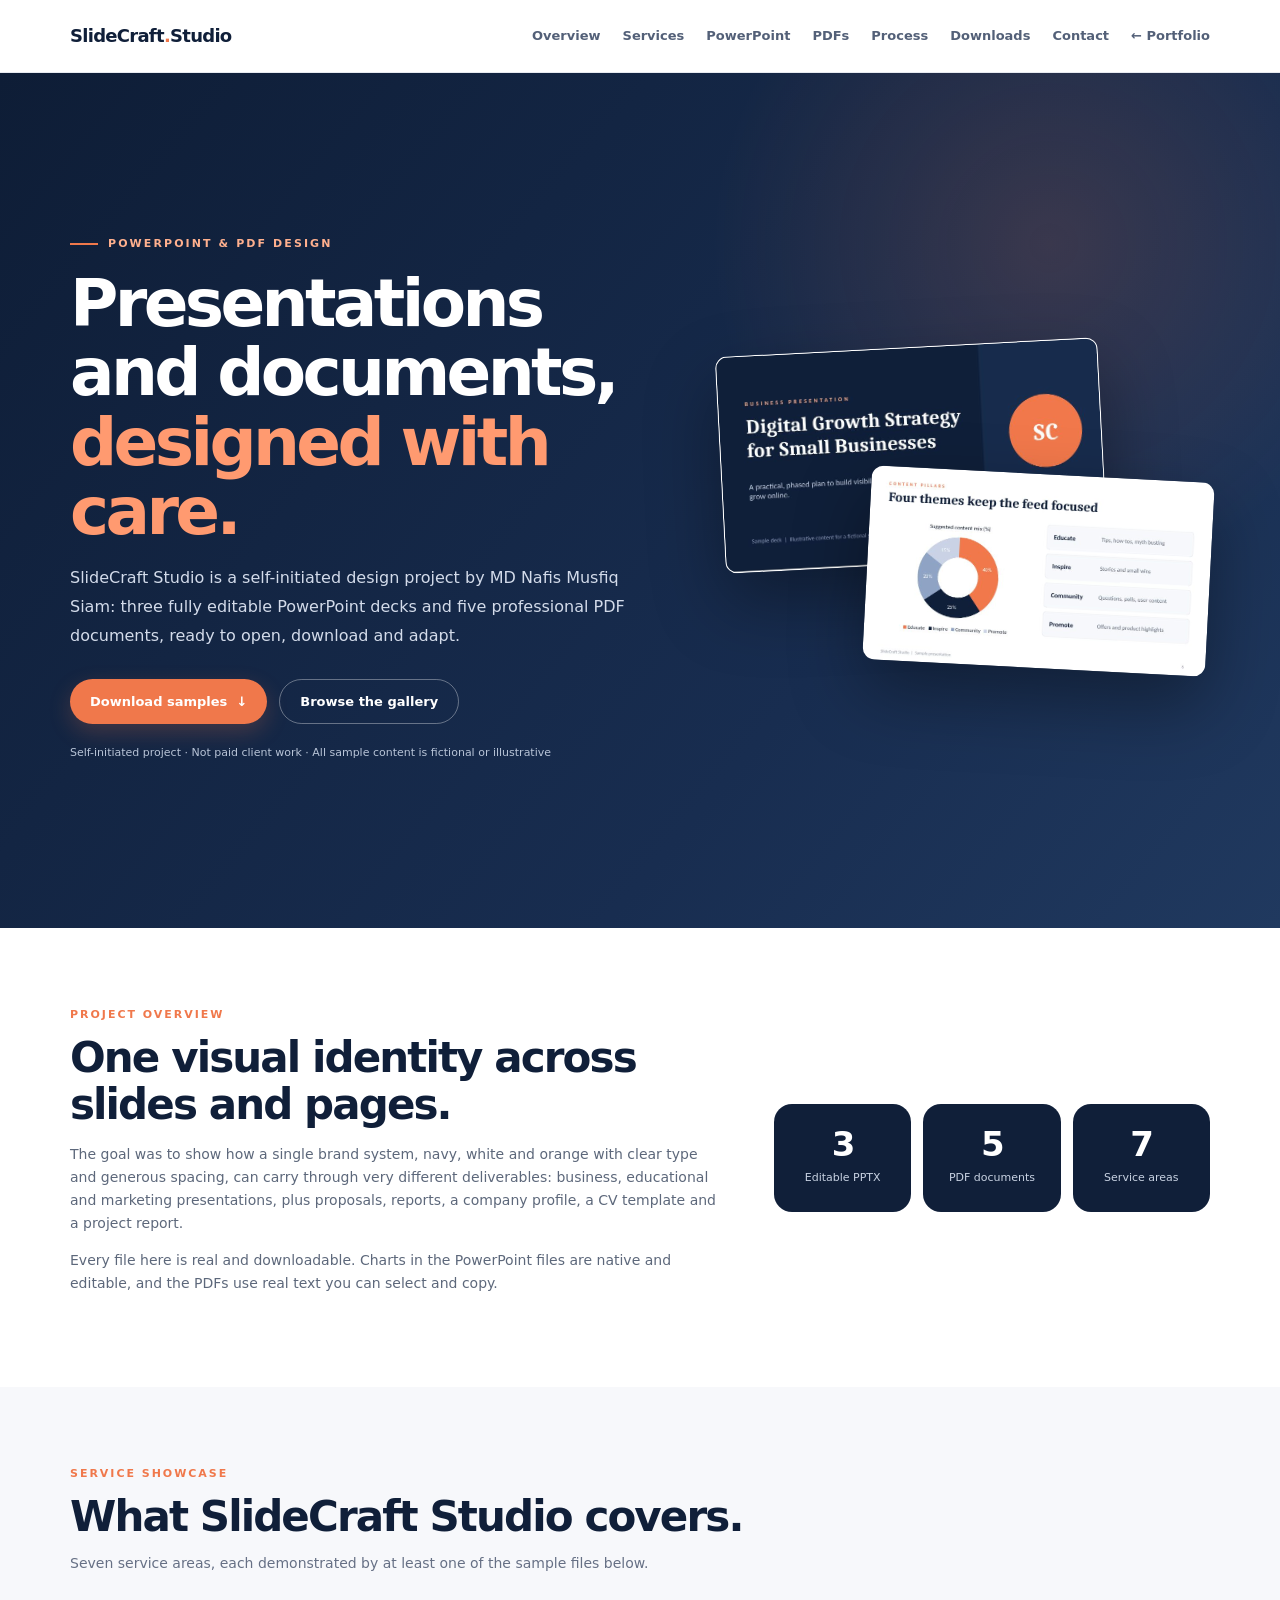
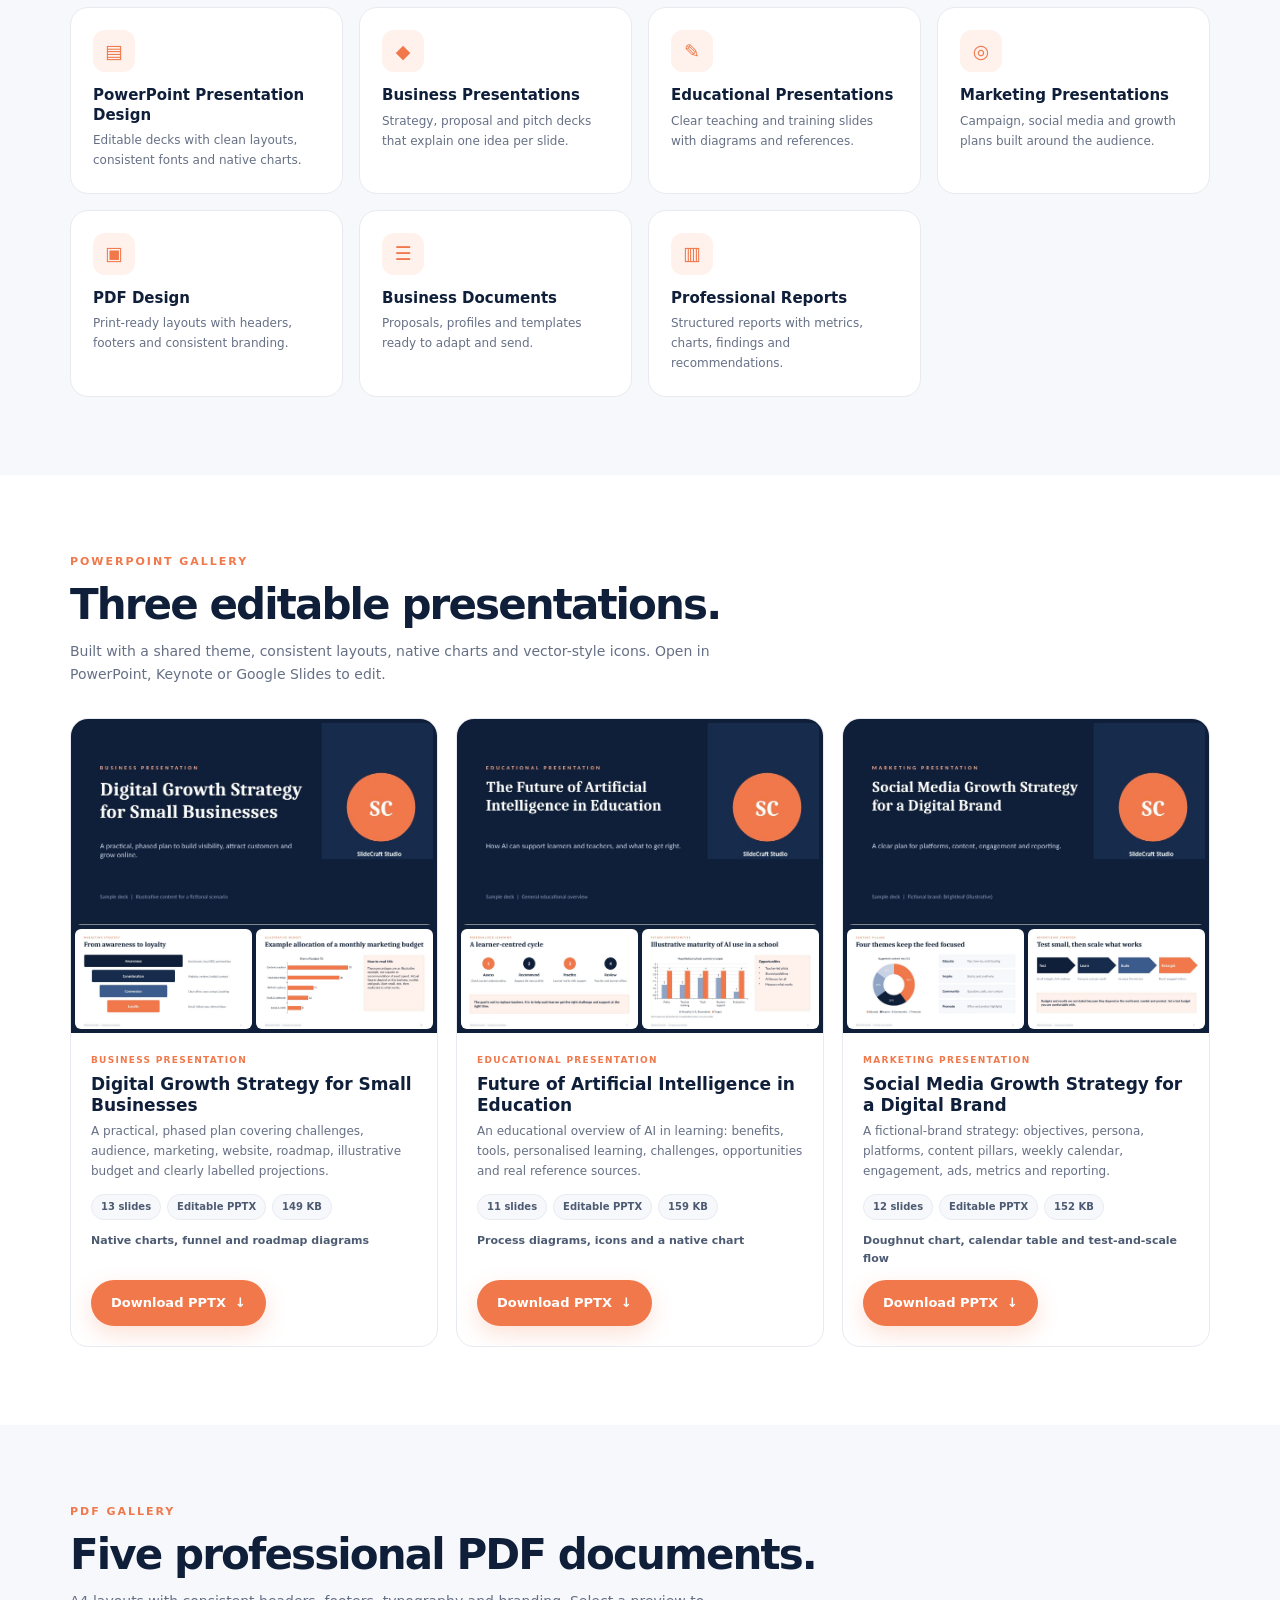
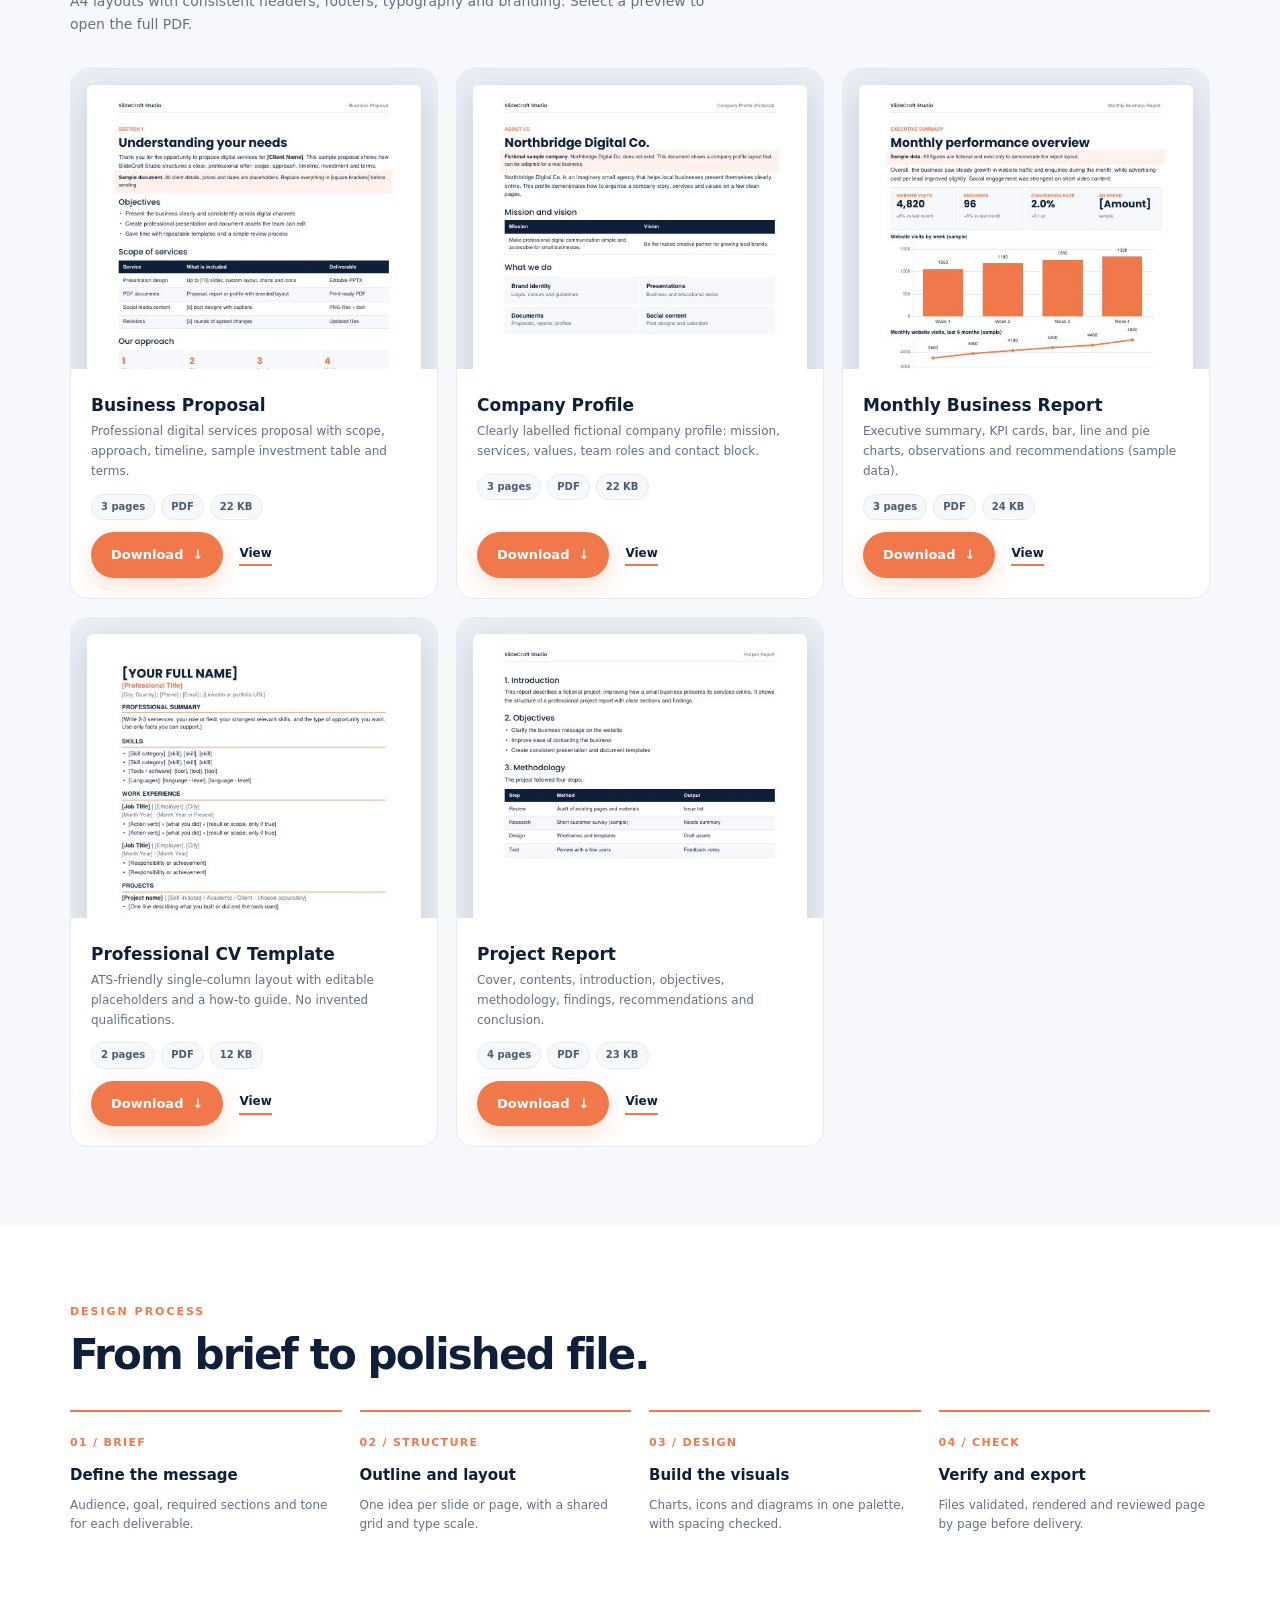
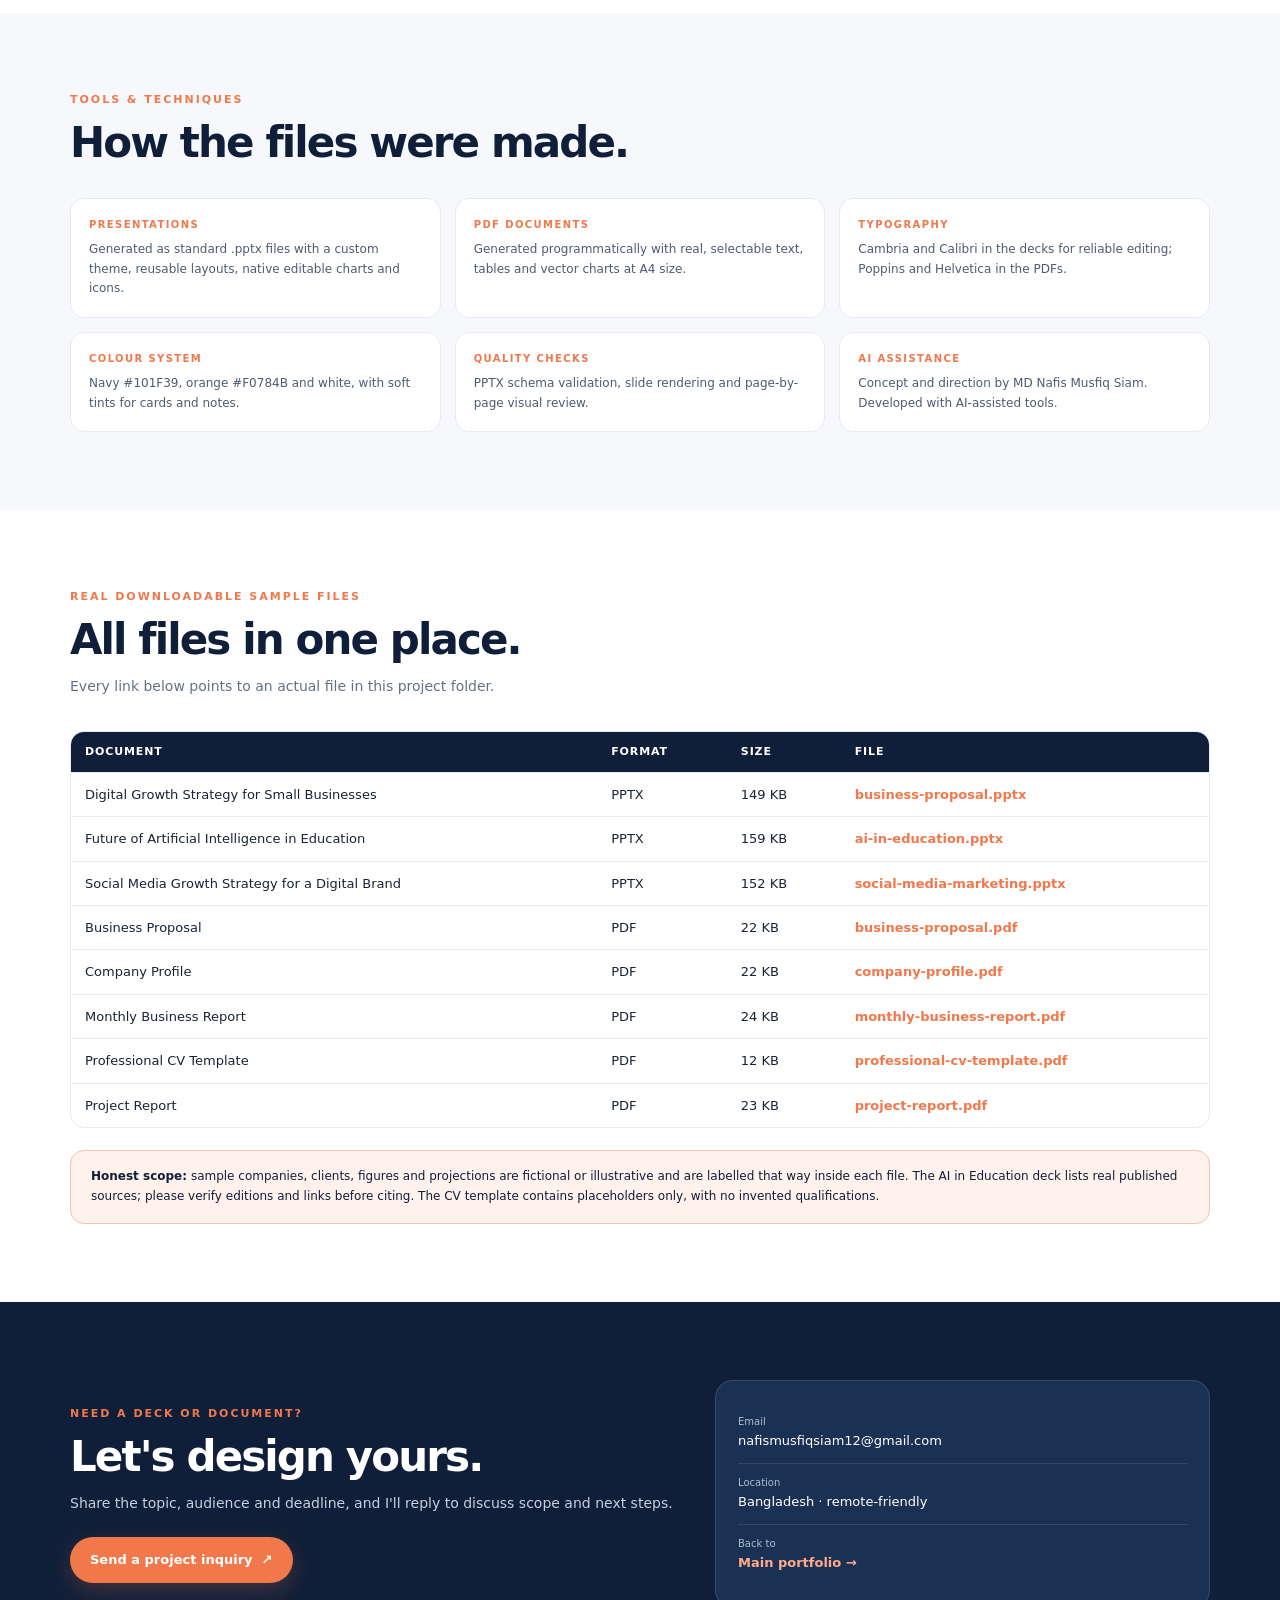
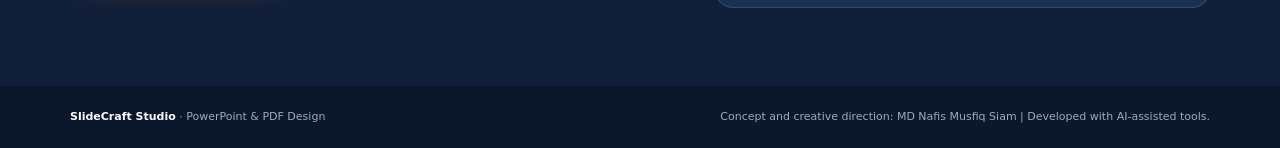
<file: portfolio/projects/slidecraft-studio/index.html>
<!DOCTYPE html>
<html lang="en">
<head>
<meta charset="utf-8">
<meta name="viewport" content="width=device-width, initial-scale=1">
<meta name="theme-color" content="#101f39">
<meta name="description" content="SlideCraft Studio: a self-initiated PowerPoint and PDF design project by MD Nafis Musfiq Siam with three editable presentations and five PDF documents you can download.">
<title>SlideCraft Studio | PowerPoint &amp; PDF Design</title>
<style>
:root{--navy:#101f39;--navy2:#172b4d;--orange:#f0784b;--ink:#182338;--muted:#667085;--paper:#f7f8fb;--white:#fff;--line:#e7eaf0;--shadow:0 22px 60px rgba(16,31,57,.10)}
*{box-sizing:border-box}html{scroll-behavior:smooth;scroll-padding-top:84px}body{margin:0;font-family:Inter,ui-sans-serif,system-ui,-apple-system,"Segoe UI",Arial,sans-serif;color:var(--ink);background:#fff;line-height:1.65}a{color:inherit;text-decoration:none}img{max-width:100%}.wrap{width:min(1140px,calc(100% - 44px));margin:auto}
header{position:sticky;top:0;z-index:20;background:rgba(255,255,255,.93);backdrop-filter:blur(14px);border-bottom:1px solid var(--line)}
.nav{height:72px;display:flex;align-items:center;justify-content:space-between;gap:16px}.brand{font-weight:850;letter-spacing:-.04em;color:var(--navy);font-size:18px}.brand span{color:var(--orange)}
.navlinks{display:flex;gap:22px;align-items:center;font-size:13px;font-weight:650;color:#536078}.navlinks a:hover{color:var(--orange)}
.btn{display:inline-flex;align-items:center;justify-content:center;border-radius:999px;padding:12px 20px;background:var(--orange);color:#fff;font-weight:750;font-size:13px;box-shadow:0 8px 22px rgba(240,120,75,.22);transition:.2s}.btn:hover{transform:translateY(-2px)}
.btn-out{display:inline-flex;align-items:center;justify-content:center;border:1px solid rgba(255,255,255,.35);border-radius:999px;padding:11px 20px;color:#fff;font-size:13px;font-weight:700}
.menu{display:none;background:none;border:0;font-size:25px;color:var(--navy);cursor:pointer}
a:focus-visible,button:focus-visible{outline:3px solid var(--orange);outline-offset:3px}
.hero{background:radial-gradient(circle at 82% 20%,rgba(240,120,75,.16),transparent 27%),linear-gradient(130deg,#0e1d36 0%,#182d50 66%,#20395f 100%);color:#fff;overflow:hidden;position:relative}
.hero-grid{display:grid;grid-template-columns:1.1fr .9fr;gap:50px;align-items:center;padding:84px 0 88px}
.eyebrow{font-size:11px;letter-spacing:.19em;text-transform:uppercase;color:#ffb08e;font-weight:800;display:flex;gap:10px;align-items:center}.eyebrow:before{content:"";width:28px;height:2px;background:var(--orange)}
h1{font-size:clamp(40px,6vw,66px);line-height:1.05;letter-spacing:-.055em;margin:16px 0 18px}h1 em{font-style:normal;color:#ff9a70}
.hero p.lead{font-size:16px;color:#d3dbea;max-width:560px;line-height:1.8;margin:0}.actions{display:flex;gap:12px;flex-wrap:wrap;margin-top:28px}.hero-note{font-size:11px;color:#b8c4d7;margin-top:20px}
.stack{position:relative;height:340px}.stack img{height:auto;position:absolute;border-radius:12px;box-shadow:0 30px 70px rgba(0,0,0,.35);border:1px solid rgba(255,255,255,.15);background:#fff}
.stack .s1{width:78%;left:0;top:18px;transform:rotate(-3deg)}.stack .s2{width:70%;right:0;bottom:0;transform:rotate(3deg)}
section{padding:78px 0}.kicker{font-size:11px;letter-spacing:.18em;text-transform:uppercase;color:var(--orange);font-weight:850}
.title{font-size:clamp(28px,4vw,42px);line-height:1.12;letter-spacing:-.045em;color:var(--navy);margin:10px 0 12px}.intro{max-width:660px;color:var(--muted);font-size:14px;margin:0}.head{margin-bottom:32px}
.alt{background:var(--paper)}
.overview{display:grid;grid-template-columns:1.2fr .8fr;gap:50px;align-items:center}.overview p{color:#5d687b;font-size:14px}
.stats{display:grid;grid-template-columns:repeat(3,1fr);gap:12px}.stat{background:var(--navy);color:#fff;border-radius:18px;padding:22px 16px;text-align:center}.stat b{display:block;font-size:34px;letter-spacing:-.05em;line-height:1.1}.stat span{font-size:11px;color:#c8d2e2}
.grid3{display:grid;grid-template-columns:repeat(3,1fr);gap:18px}
.svcgrid{display:grid;grid-template-columns:repeat(4,1fr);gap:16px}.svc{padding:22px;border:1px solid var(--line);border-radius:18px;background:#fff;transition:.22s}.svc:hover{transform:translateY(-4px);box-shadow:var(--shadow);border-color:#f5c2ae}
.sicon{width:42px;height:42px;border-radius:12px;background:#fff1eb;color:var(--orange);display:grid;place-items:center;font-size:19px;margin-bottom:14px}.svc h3{font-size:15px;color:var(--navy);margin:0 0 6px;line-height:1.3}.svc p{font-size:12px;color:var(--muted);margin:0}
.gcard,.pcard{background:#fff;border:1px solid var(--line);border-radius:18px;overflow:hidden;display:flex;flex-direction:column}
.strip{display:grid;grid-template-columns:1fr 1fr;gap:4px;background:var(--navy);padding:4px}.strip img{display:block;width:100%;height:auto;border-radius:6px}.strip img:first-child{grid-column:1/-1}
.pimg{display:block;background:#e9edf4;padding:16px 16px 0;overflow:hidden;height:300px}.pimg img{display:block;width:100%;border-radius:6px 6px 0 0;box-shadow:0 10px 30px rgba(16,31,57,.15);transition:transform .4s}.pimg:hover img{transform:translateY(-6px)}
.gbody{padding:20px;display:flex;flex-direction:column;flex:1}.label{font-size:9px;letter-spacing:.14em;text-transform:uppercase;color:var(--orange);font-weight:850}
.gbody h3{font-size:17px;color:var(--navy);margin:6px 0;line-height:1.25}.gbody p{font-size:12px;color:var(--muted);margin:0 0 12px}.gbody p.feat{font-size:11px;color:#4d5b72;font-weight:650}
.meta{display:flex;flex-wrap:wrap;gap:6px;margin-bottom:12px}.meta span{padding:4px 9px;border-radius:999px;background:var(--paper);border:1px solid var(--line);font-size:10px;font-weight:750;color:#4d5b72}
.gbody .btn,.gbody .acts{margin-top:auto;align-self:flex-start}.acts{display:flex;align-items:center;gap:16px}.link{font-size:12px;font-weight:750;color:var(--navy);border-bottom:2px solid var(--orange);padding-bottom:1px}.link:hover{color:var(--orange)}
.pgrid{display:grid;grid-template-columns:repeat(3,1fr);gap:18px}
.process{display:grid;grid-template-columns:repeat(4,1fr);gap:18px}.step{border-top:2px solid var(--orange);padding-top:16px}.step b{font-size:11px;color:var(--orange);letter-spacing:.12em}.step h3{font-size:15px;color:var(--navy);margin:8px 0}.step p{font-size:12px;color:var(--muted);margin:0}
.tools{display:grid;grid-template-columns:repeat(3,1fr);gap:14px}.tool{background:#fff;border:1px solid var(--line);border-radius:14px;padding:18px}.tool b{display:block;font-size:10px;letter-spacing:.14em;color:var(--orange);margin-bottom:6px}.tool p{margin:0;font-size:12px;color:#4d5b72}
.tablewrap{overflow-x:auto;border:1px solid var(--line);border-radius:14px;background:#fff}table{border-collapse:collapse;width:100%;min-width:520px;font-size:13px}th{background:var(--navy);color:#fff;text-align:left;padding:11px 14px;font-size:11px;letter-spacing:.08em;text-transform:uppercase}td{padding:11px 14px;border-top:1px solid var(--line)}td a{color:var(--orange);font-weight:700}td a:hover{text-decoration:underline}
.scope{margin-top:22px;background:#fff1eb;border:1px solid #f5c2ae;border-radius:14px;padding:16px 20px;font-size:12px;color:var(--navy)}
.contact{background:var(--navy);color:#fff}.contact .title{color:#fff}.contact .intro{color:#c5d0e0}.cgrid{display:grid;grid-template-columns:1.1fr .9fr;gap:40px;align-items:center}.cpanel{background:#1b3154;border:1px solid rgba(255,255,255,.12);border-radius:18px;padding:22px}.cline{padding:11px 0;border-bottom:1px solid rgba(255,255,255,.1);font-size:13px}.cline:last-child{border:0}.cline small{display:block;color:#aebbd0;font-size:10px}.contact .btn{margin-top:22px}
footer{background:#0b172b;color:#9caac0;padding:22px 0;font-size:11px}.frow{display:flex;justify-content:space-between;gap:12px;flex-wrap:wrap}.frow strong{color:#fff}
@media(max-width:960px){.svcgrid{grid-template-columns:repeat(2,1fr)}.grid3,.pgrid{grid-template-columns:repeat(2,1fr)}.tools{grid-template-columns:repeat(2,1fr)}.process{grid-template-columns:repeat(2,1fr)}.hero-grid,.overview,.cgrid{grid-template-columns:1fr;gap:34px}.stack{height:300px;max-width:520px}}
@media(max-width:700px){.wrap{width:min(100% - 32px,1140px)}.nav{height:64px}.menu{display:block}.navlinks{display:none;position:absolute;top:64px;left:0;right:0;background:#fff;padding:18px 24px 22px;box-shadow:0 15px 25px rgba(16,31,57,.1);flex-direction:column;align-items:flex-start;gap:14px}.navlinks.open{display:flex}section{padding:58px 0}.hero-grid{padding:56px 0}.stack{height:240px}.svcgrid,.grid3,.pgrid,.tools,.process{grid-template-columns:1fr}.stats{gap:8px}.stat b{font-size:28px}.pimg{height:260px}}
@media(prefers-reduced-motion:reduce){*{transition:none!important;scroll-behavior:auto!important}}
</style>
</head>
<body>
<header><div class="wrap nav">
<a class="brand" href="#home">SlideCraft<span>.</span>Studio</a>
<nav class="navlinks" id="navlinks"><a href="#overview">Overview</a><a href="#services">Services</a><a href="#presentations">PowerPoint</a><a href="#pdfs">PDFs</a><a href="#process">Process</a><a href="#downloads">Downloads</a><a href="#contact">Contact</a><a href="../../index.html#projects">&larr; Portfolio</a></nav>
<button class="menu" aria-label="Toggle navigation" aria-expanded="false" onclick="var n=document.getElementById('navlinks');n.classList.toggle('open');this.setAttribute('aria-expanded',n.classList.contains('open'))">&#9776;</button>
</div></header>
<main>
<section class="hero" id="home"><div class="wrap hero-grid">
<div><div class="eyebrow">PowerPoint &amp; PDF Design</div>
<h1>Presentations and documents, <em>designed with care.</em></h1>
<p class="lead">SlideCraft Studio is a self-initiated design project by MD Nafis Musfiq Siam: three fully editable PowerPoint decks and five professional PDF documents, ready to open, download and adapt.</p>
<div class="actions"><a class="btn" href="#downloads">Download samples &nbsp;&darr;</a><a class="btn-out" href="#presentations">Browse the gallery</a></div>
<div class="hero-note">Self-initiated project &middot; Not paid client work &middot; All sample content is fictional or illustrative</div></div>
<div class="stack" aria-hidden="true"><img class="s1" src="assets/previews/deck1-cover.jpg" width="800" height="451" alt=""><img class="s2" src="assets/previews/deck3-pillars.jpg" width="800" height="451" alt=""></div>
</div></section>

<section id="overview"><div class="wrap overview"><div><div class="kicker">Project overview</div><h2 class="title">One visual identity across slides and pages.</h2>
<p>The goal was to show how a single brand system, navy, white and orange with clear type and generous spacing, can carry through very different deliverables: business, educational and marketing presentations, plus proposals, reports, a company profile, a CV template and a project report.</p>
<p>Every file here is real and downloadable. Charts in the PowerPoint files are native and editable, and the PDFs use real text you can select and copy.</p></div>
<div class="stats"><div class="stat"><b>3</b><span>Editable PPTX</span></div><div class="stat"><b>5</b><span>PDF documents</span></div><div class="stat"><b>7</b><span>Service areas</span></div></div></div></section>

<section class="alt" id="services"><div class="wrap"><div class="head"><div class="kicker">Service showcase</div><h2 class="title">What SlideCraft Studio covers.</h2><p class="intro">Seven service areas, each demonstrated by at least one of the sample files below.</p></div>
<div class="svcgrid"><article class="svc"><div class="sicon">▤</div><h3>PowerPoint Presentation Design</h3><p>Editable decks with clean layouts, consistent fonts and native charts.</p></article><article class="svc"><div class="sicon">◆</div><h3>Business Presentations</h3><p>Strategy, proposal and pitch decks that explain one idea per slide.</p></article><article class="svc"><div class="sicon">✎</div><h3>Educational Presentations</h3><p>Clear teaching and training slides with diagrams and references.</p></article><article class="svc"><div class="sicon">◎</div><h3>Marketing Presentations</h3><p>Campaign, social media and growth plans built around the audience.</p></article><article class="svc"><div class="sicon">▣</div><h3>PDF Design</h3><p>Print-ready layouts with headers, footers and consistent branding.</p></article><article class="svc"><div class="sicon">☰</div><h3>Business Documents</h3><p>Proposals, profiles and templates ready to adapt and send.</p></article><article class="svc"><div class="sicon">▥</div><h3>Professional Reports</h3><p>Structured reports with metrics, charts, findings and recommendations.</p></article></div></div></section>

<section id="presentations"><div class="wrap"><div class="head"><div class="kicker">PowerPoint gallery</div><h2 class="title">Three editable presentations.</h2><p class="intro">Built with a shared theme, consistent layouts, native charts and vector-style icons. Open in PowerPoint, Keynote or Google Slides to edit.</p></div>
<div class="grid3"><article class="gcard"><div class="strip"><img src="assets/previews/deck1-cover.jpg" width="800" height="451" loading="lazy" alt="Slide preview from Digital Growth Strategy for Small Businesses"><img src="assets/previews/deck1-strategy.jpg" width="800" height="451" loading="lazy" alt="Slide preview from Digital Growth Strategy for Small Businesses"><img src="assets/previews/deck1-budget.jpg" width="800" height="451" loading="lazy" alt="Slide preview from Digital Growth Strategy for Small Businesses"></div><div class="gbody"><div class="label">Business presentation</div><h3>Digital Growth Strategy for Small Businesses</h3><p>A practical, phased plan covering challenges, audience, marketing, website, roadmap, illustrative budget and clearly labelled projections.</p>
<div class="meta"><span>13 slides</span><span>Editable PPTX</span><span>149 KB</span></div><p class="feat">Native charts, funnel and roadmap diagrams</p>
<a class="btn" href="presentations/business-proposal.pptx" download>Download PPTX &nbsp;↓</a></div></article>
<article class="gcard"><div class="strip"><img src="assets/previews/deck2-cover.jpg" width="800" height="451" loading="lazy" alt="Slide preview from Future of Artificial Intelligence in Education"><img src="assets/previews/deck2-learning.jpg" width="800" height="451" loading="lazy" alt="Slide preview from Future of Artificial Intelligence in Education"><img src="assets/previews/deck2-future.jpg" width="800" height="451" loading="lazy" alt="Slide preview from Future of Artificial Intelligence in Education"></div><div class="gbody"><div class="label">Educational presentation</div><h3>Future of Artificial Intelligence in Education</h3><p>An educational overview of AI in learning: benefits, tools, personalised learning, challenges, opportunities and real reference sources.</p>
<div class="meta"><span>11 slides</span><span>Editable PPTX</span><span>159 KB</span></div><p class="feat">Process diagrams, icons and a native chart</p>
<a class="btn" href="presentations/ai-in-education.pptx" download>Download PPTX &nbsp;↓</a></div></article>
<article class="gcard"><div class="strip"><img src="assets/previews/deck3-cover.jpg" width="800" height="451" loading="lazy" alt="Slide preview from Social Media Growth Strategy for a Digital Brand"><img src="assets/previews/deck3-pillars.jpg" width="800" height="451" loading="lazy" alt="Slide preview from Social Media Growth Strategy for a Digital Brand"><img src="assets/previews/deck3-ads.jpg" width="800" height="451" loading="lazy" alt="Slide preview from Social Media Growth Strategy for a Digital Brand"></div><div class="gbody"><div class="label">Marketing presentation</div><h3>Social Media Growth Strategy for a Digital Brand</h3><p>A fictional-brand strategy: objectives, persona, platforms, content pillars, weekly calendar, engagement, ads, metrics and reporting.</p>
<div class="meta"><span>12 slides</span><span>Editable PPTX</span><span>152 KB</span></div><p class="feat">Doughnut chart, calendar table and test-and-scale flow</p>
<a class="btn" href="presentations/social-media-marketing.pptx" download>Download PPTX &nbsp;↓</a></div></article>
</div></div></section>

<section class="alt" id="pdfs"><div class="wrap"><div class="head"><div class="kicker">PDF gallery</div><h2 class="title">Five professional PDF documents.</h2><p class="intro">A4 layouts with consistent headers, footers, typography and branding. Select a preview to open the full PDF.</p></div>
<div class="pgrid"><article class="pcard"><a class="pimg" href="pdfs/business-proposal.pdf" target="_blank" rel="noopener" aria-label="Open Business Proposal PDF"><img src="assets/previews/pdf-business-proposal.jpg" loading="lazy" alt="Preview page of the Business Proposal PDF"></a><div class="gbody"><h3>Business Proposal</h3><p>Professional digital services proposal with scope, approach, timeline, sample investment table and terms.</p>
<div class="meta"><span>3 pages</span><span>PDF</span><span>22 KB</span></div>
<div class="acts"><a class="btn" href="pdfs/business-proposal.pdf" download>Download &nbsp;↓</a><a class="link" href="pdfs/business-proposal.pdf" target="_blank" rel="noopener">View</a></div></div></article>
<article class="pcard"><a class="pimg" href="pdfs/company-profile.pdf" target="_blank" rel="noopener" aria-label="Open Company Profile PDF"><img src="assets/previews/pdf-company-profile.jpg" loading="lazy" alt="Preview page of the Company Profile PDF"></a><div class="gbody"><h3>Company Profile</h3><p>Clearly labelled fictional company profile: mission, services, values, team roles and contact block.</p>
<div class="meta"><span>3 pages</span><span>PDF</span><span>22 KB</span></div>
<div class="acts"><a class="btn" href="pdfs/company-profile.pdf" download>Download &nbsp;↓</a><a class="link" href="pdfs/company-profile.pdf" target="_blank" rel="noopener">View</a></div></div></article>
<article class="pcard"><a class="pimg" href="pdfs/monthly-business-report.pdf" target="_blank" rel="noopener" aria-label="Open Monthly Business Report PDF"><img src="assets/previews/pdf-monthly-business-report.jpg" loading="lazy" alt="Preview page of the Monthly Business Report PDF"></a><div class="gbody"><h3>Monthly Business Report</h3><p>Executive summary, KPI cards, bar, line and pie charts, observations and recommendations (sample data).</p>
<div class="meta"><span>3 pages</span><span>PDF</span><span>24 KB</span></div>
<div class="acts"><a class="btn" href="pdfs/monthly-business-report.pdf" download>Download &nbsp;↓</a><a class="link" href="pdfs/monthly-business-report.pdf" target="_blank" rel="noopener">View</a></div></div></article>
<article class="pcard"><a class="pimg" href="pdfs/professional-cv-template.pdf" target="_blank" rel="noopener" aria-label="Open Professional CV Template PDF"><img src="assets/previews/pdf-professional-cv-template.jpg" loading="lazy" alt="Preview page of the Professional CV Template PDF"></a><div class="gbody"><h3>Professional CV Template</h3><p>ATS-friendly single-column layout with editable placeholders and a how-to guide. No invented qualifications.</p>
<div class="meta"><span>2 pages</span><span>PDF</span><span>12 KB</span></div>
<div class="acts"><a class="btn" href="pdfs/professional-cv-template.pdf" download>Download &nbsp;↓</a><a class="link" href="pdfs/professional-cv-template.pdf" target="_blank" rel="noopener">View</a></div></div></article>
<article class="pcard"><a class="pimg" href="pdfs/project-report.pdf" target="_blank" rel="noopener" aria-label="Open Project Report PDF"><img src="assets/previews/pdf-project-report.jpg" loading="lazy" alt="Preview page of the Project Report PDF"></a><div class="gbody"><h3>Project Report</h3><p>Cover, contents, introduction, objectives, methodology, findings, recommendations and conclusion.</p>
<div class="meta"><span>4 pages</span><span>PDF</span><span>23 KB</span></div>
<div class="acts"><a class="btn" href="pdfs/project-report.pdf" download>Download &nbsp;↓</a><a class="link" href="pdfs/project-report.pdf" target="_blank" rel="noopener">View</a></div></div></article>
</div></div></section>

<section id="process"><div class="wrap"><div class="head"><div class="kicker">Design process</div><h2 class="title">From brief to polished file.</h2></div>
<div class="process"><div class="step"><b>01 / BRIEF</b><h3>Define the message</h3><p>Audience, goal, required sections and tone for each deliverable.</p></div><div class="step"><b>02 / STRUCTURE</b><h3>Outline and layout</h3><p>One idea per slide or page, with a shared grid and type scale.</p></div><div class="step"><b>03 / DESIGN</b><h3>Build the visuals</h3><p>Charts, icons and diagrams in one palette, with spacing checked.</p></div><div class="step"><b>04 / CHECK</b><h3>Verify and export</h3><p>Files validated, rendered and reviewed page by page before delivery.</p></div></div></div></section>

<section class="alt" id="tools"><div class="wrap"><div class="head"><div class="kicker">Tools &amp; techniques</div><h2 class="title">How the files were made.</h2></div>
<div class="tools"><div class="tool"><b>PRESENTATIONS</b><p>Generated as standard .pptx files with a custom theme, reusable layouts, native editable charts and icons.</p></div><div class="tool"><b>PDF DOCUMENTS</b><p>Generated programmatically with real, selectable text, tables and vector charts at A4 size.</p></div><div class="tool"><b>TYPOGRAPHY</b><p>Cambria and Calibri in the decks for reliable editing; Poppins and Helvetica in the PDFs.</p></div><div class="tool"><b>COLOUR SYSTEM</b><p>Navy #101F39, orange #F0784B and white, with soft tints for cards and notes.</p></div><div class="tool"><b>QUALITY CHECKS</b><p>PPTX schema validation, slide rendering and page-by-page visual review.</p></div><div class="tool"><b>AI ASSISTANCE</b><p>Concept and direction by MD Nafis Musfiq Siam. Developed with AI-assisted tools.</p></div></div></div></section>

<section id="downloads"><div class="wrap"><div class="head"><div class="kicker">Real downloadable sample files</div><h2 class="title">All files in one place.</h2><p class="intro">Every link below points to an actual file in this project folder.</p></div>
<div class="tablewrap"><table><thead><tr><th>Document</th><th>Format</th><th>Size</th><th>File</th></tr></thead><tbody><tr><td>Digital Growth Strategy for Small Businesses</td><td>PPTX</td><td>149 KB</td><td><a href="presentations/business-proposal.pptx" download>business-proposal.pptx</a></td></tr><tr><td>Future of Artificial Intelligence in Education</td><td>PPTX</td><td>159 KB</td><td><a href="presentations/ai-in-education.pptx" download>ai-in-education.pptx</a></td></tr><tr><td>Social Media Growth Strategy for a Digital Brand</td><td>PPTX</td><td>152 KB</td><td><a href="presentations/social-media-marketing.pptx" download>social-media-marketing.pptx</a></td></tr><tr><td>Business Proposal</td><td>PDF</td><td>22 KB</td><td><a href="pdfs/business-proposal.pdf" download>business-proposal.pdf</a></td></tr><tr><td>Company Profile</td><td>PDF</td><td>22 KB</td><td><a href="pdfs/company-profile.pdf" download>company-profile.pdf</a></td></tr><tr><td>Monthly Business Report</td><td>PDF</td><td>24 KB</td><td><a href="pdfs/monthly-business-report.pdf" download>monthly-business-report.pdf</a></td></tr><tr><td>Professional CV Template</td><td>PDF</td><td>12 KB</td><td><a href="pdfs/professional-cv-template.pdf" download>professional-cv-template.pdf</a></td></tr><tr><td>Project Report</td><td>PDF</td><td>23 KB</td><td><a href="pdfs/project-report.pdf" download>project-report.pdf</a></td></tr></tbody></table></div>
<div class="scope"><b>Honest scope:</b> sample companies, clients, figures and projections are fictional or illustrative and are labelled that way inside each file. The AI in Education deck lists real published sources; please verify editions and links before citing. The CV template contains placeholders only, with no invented qualifications.</div></div></section>

<section class="contact" id="contact"><div class="wrap cgrid"><div><div class="kicker">Need a deck or document?</div><h2 class="title">Let's design yours.</h2><p class="intro">Share the topic, audience and deadline, and I'll reply to discuss scope and next steps.</p><a class="btn" href="mailto:nafismusfiqsiam12@gmail.com?subject=SlideCraft%20Studio%20Inquiry">Send a project inquiry &nbsp;&#8599;</a></div>
<div class="cpanel"><div class="cline"><small>Email</small>nafismusfiqsiam12@gmail.com</div><div class="cline"><small>Location</small>Bangladesh &middot; remote-friendly</div><div class="cline"><small>Back to</small><a href="../../index.html#projects" style="color:#ffab89;font-weight:700">Main portfolio &rarr;</a></div></div></div></section>
</main>
<footer><div class="wrap frow"><span><strong>SlideCraft Studio</strong> &middot; PowerPoint &amp; PDF Design</span><span>Concept and creative direction: MD Nafis Musfiq Siam | Developed with AI-assisted tools.</span></div></footer>
</body>
</html>
</file>
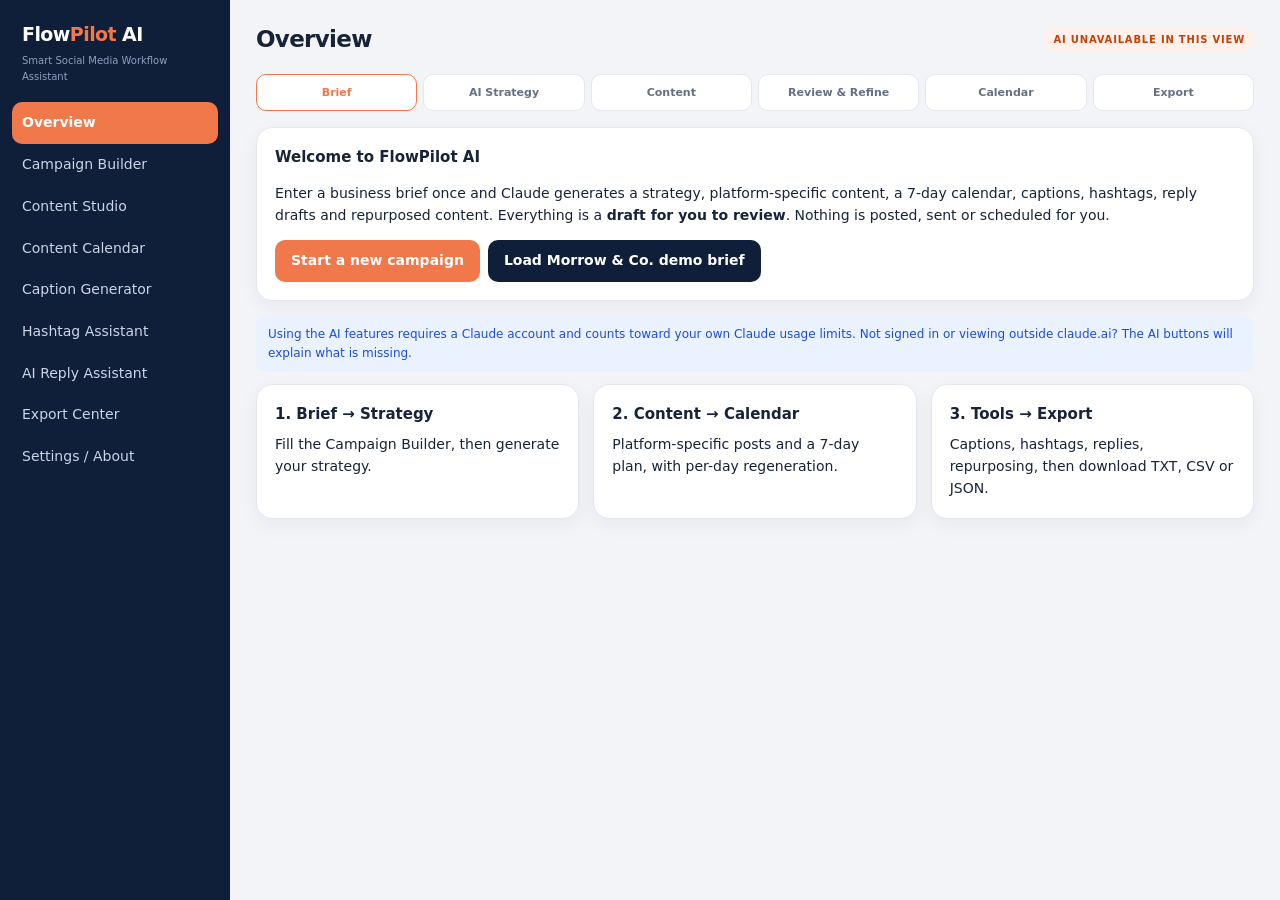
<file: portfolio/projects/flowpilot-ai/flowpilot-ai.html>
<!DOCTYPE html>
<html lang="en"><head><meta charset="utf-8">
<meta name="viewport" content="width=device-width, initial-scale=1, viewport-fit=cover">
<title>FlowPilot AI — Smart Social Media Workflow Assistant</title>
<style>
:root{--navy:#101f39;--navy2:#172b4d;--or:#f0784b;--bg:#f3f4f8;--card:#fff;--ink:#182338;--mut:#667085;--line:#e4e7ee;--ok:#16a34a;--err:#dc2626;box-sizing:border-box;padding-top:env(safe-area-inset-top,0px);padding-bottom:env(safe-area-inset-bottom,0px)}
@media(prefers-color-scheme:dark){:root:not([data-theme=light]){--bg:#0d1526;--card:#16223a;--ink:#e8edf6;--mut:#9aa8c0;--line:#27365a;color-scheme:dark}}
*{box-sizing:border-box}html,body{margin:0}body{font-family:Inter,system-ui,-apple-system,"Segoe UI",Arial,sans-serif;background:var(--bg);color:var(--ink);font-size:14px;line-height:1.55}
.app{display:grid;grid-template-columns:230px 1fr;min-height:100vh}
aside{background:var(--navy);color:#cbd5e6;padding:20px 12px;position:sticky;top:0;height:100vh;overflow:auto}
.logo{font-weight:850;font-size:19px;color:#fff;padding:0 10px 4px;letter-spacing:-.03em}.logo span{color:var(--or)}.tag{font-size:10px;padding:0 10px 18px;color:#8da0c0}
nav button{display:flex;gap:10px;width:100%;text-align:left;background:none;border:0;color:inherit;padding:10px;border-radius:10px;font:inherit;cursor:pointer;transition:.15s}
nav button:hover{background:rgba(255,255,255,.07)}nav button.on{background:var(--or);color:#fff;font-weight:700}
main{padding:22px 26px 60px;min-width:0}
.top{display:flex;justify-content:space-between;align-items:center;gap:10px;flex-wrap:wrap;margin-bottom:16px}h1{font-size:23px;margin:0;letter-spacing:-.03em}
.badge{display:inline-block;font-size:10px;font-weight:800;letter-spacing:.08em;text-transform:uppercase;padding:4px 9px;border-radius:99px;background:#fff1ea;color:#c2410c}
.demo{background:#fef3c7;color:#92400e}
.card{background:var(--card);border:1px solid var(--line);border-radius:16px;padding:18px;margin-bottom:14px;box-shadow:0 6px 20px rgba(16,31,57,.05)}
.card h3{margin:0 0 8px;font-size:15px}.grid{display:grid;gap:14px;grid-template-columns:repeat(auto-fit,minmax(260px,1fr))}
label{display:block;font-size:12px;font-weight:700;margin:10px 0 4px}input,select,textarea{width:100%;padding:10px;border:1px solid var(--line);border-radius:10px;font:inherit;background:var(--card);color:var(--ink)}
input.bad,select.bad,textarea.bad{border-color:var(--err)}.msg{font-size:11px;color:var(--err);min-height:14px}
textarea{min-height:80px;resize:vertical}
.btn{background:var(--or);color:#fff;border:0;border-radius:10px;padding:10px 16px;font:inherit;font-weight:700;cursor:pointer;transition:.15s}.btn:hover{filter:brightness(1.08);transform:translateY(-1px)}
.btn.sec{background:var(--navy);}.btn.ghost{background:transparent;color:var(--ink);border:1px solid var(--line)}.btn.sm{padding:5px 10px;font-size:11px}.btn:disabled{opacity:.5;cursor:wait}
.chips{display:flex;gap:8px;flex-wrap:wrap}.chip{padding:6px 12px;border:1px solid var(--line);border-radius:99px;cursor:pointer;font-size:12px;user-select:none}.chip.on{background:var(--navy);color:#fff;border-color:var(--navy)}
.steps{display:flex;flex-wrap:wrap;gap:6px;margin-bottom:16px}.step{flex:1;min-width:110px;padding:9px;border-radius:10px;background:var(--card);border:1px solid var(--line);font-size:11px;font-weight:700;text-align:center;color:var(--mut)}.step.done{border-color:var(--ok);color:var(--ok)}.step.cur{border-color:var(--or);color:var(--or)}
.note{padding:10px 12px;border-radius:10px;font-size:12px;margin-bottom:12px}.n-info{background:#eaf1ff;color:#1d4ed8}.n-ok{background:#e8f8ee;color:#15803d}.n-err{background:#fde8e8;color:#b91c1c}
pre.out{white-space:pre-wrap;font:inherit;margin:0;word-break:break-word}.row{display:flex;gap:8px;flex-wrap:wrap;align-items:center}
.cal{display:grid;grid-template-columns:repeat(auto-fill,minmax(250px,1fr));gap:12px}.day{border-top:4px solid var(--or)}.day b{color:var(--or)}.day small{display:block;color:var(--mut)}
.spin{display:inline-block;width:12px;height:12px;border:2px solid #fff6;border-top-color:#fff;border-radius:50%;animation:s .7s linear infinite;vertical-align:-2px;margin-right:6px}@keyframes s{to{transform:rotate(360deg)}}
.load{color:var(--mut);padding:10px 0}.pill{font-size:10px;padding:2px 8px;border-radius:99px;background:var(--bg);margin-right:4px}
.kv{margin:6px 0}.kv b{display:block;font-size:11px;text-transform:uppercase;letter-spacing:.08em;color:var(--mut)}
@media(max-width:760px){.app{grid-template-columns:1fr}aside{position:static;height:auto;padding:12px}nav{display:flex;overflow-x:auto;gap:4px}nav button{white-space:nowrap;width:auto}.tag{padding-bottom:8px}main{padding:16px 14px 50px}}
</style></head><body>
<div class="app"><aside><div class="logo">Flow<span>Pilot</span> AI</div><div class="tag">Smart Social Media Workflow Assistant</div><nav id="nav"></nav></aside>
<main><div class="top"><h1 id="title"></h1><span id="status"></span></div><div id="view"></div></main></div>
<script>
const VIEWS=[["overview","Overview"],["builder","Campaign Builder"],["studio","Content Studio"],["calendar","Content Calendar"],["captions","Caption Generator"],["hashtags","Hashtag Assistant"],["replies","AI Reply Assistant"],["export","Export Center"],["about","Settings / About"]];
const PLATS=["Facebook","Instagram","LinkedIn","TikTok"],LANGS=["English","Bangla","Bangla + English"];
const DEMO_BRIEF={name:"MORROW & CO.",industry:"Specialty coffee & café",product:"Single-origin coffee and pastries",desc:"Premium specialty coffee and contemporary café with a calm co-working corner.",audience:"Young professionals and students, 20–35",market:"Dhaka, Bangladesh",objective:"Drive foot traffic for a new seasonal menu",platforms:["Facebook","Instagram"],lang:"Bangla + English",tone:"Warm and premium",duration:"7 days",offer:"Free pastry with any 2 coffees",cta:"Visit us this week"};
let S={brief:null,demo:false,strategy:null,content:null,calendar:null,captions:null,hashtags:null,replies:null,repurpose:null,view:"overview",busy:{},msg:null};
let sample=null,downloads=null;
const $=s=>document.querySelector(s);
const esc=t=>String(t==null?"":t).replace(/[&<>"]/g,c=>({"&":"&amp;","<":"&lt;",">":"&gt;",'"':"&quot;"}[c]));
function flat(v){return typeof v==="string"?v:Array.isArray(v)?v.map(flat).join("\n"):v&&typeof v==="object"?Object.entries(v).map(([k,x])=>k+": "+flat(x)).join("\n"):String(v==null?"":v)}
function briefText(b){return `Business: ${b.name}\nIndustry: ${b.industry}\nProduct/service: ${b.product}\nDescription: ${b.desc}\nAudience: ${b.audience}\nMarket: ${b.market}\nObjective: ${b.objective}\nPlatforms: ${b.platforms.join(", ")}\nLanguage: ${b.lang}\nTone: ${b.tone}\nDuration: ${b.duration}\nOffer: ${b.offer||"none"}\nCTA: ${b.cta||"your choice"}`}
async function ai(prompt,key){
  if(!sample)throw {message:"Claude is not available in this view. Open the artifact in claude.ai while signed in."};
  S.busy[key]=1;render(true);
  try{return await sample.json("You are FlowPilot AI, a social media marketing expert. Reply with ONLY valid JSON as specified. Never promise views, rankings or sales. Write in the requested language (Bangla means Bengali script).\n\n"+prompt)}
  catch(e){throw {message:e.code==="rate_limited"?"Usage limit reached. Please wait a moment.":e.code==="not_granted"?"Permission to use Claude was declined.":(e.message||"Generation failed.")}}
  finally{delete S.busy[key];}
}
function setMsg(t,k){S.msg={t,k};}
async function run(key,fn){try{await fn();setMsg("Generated successfully by Claude.","n-ok")}catch(e){setMsg(e.message,"n-err")}render()}
const B=()=>S.brief;
/* ---------- generators ---------- */
const gStrategy=()=>run("strategy",async()=>{S.strategy=await ai(`${briefText(B())}\n\nReturn JSON: {"overview":str,"audience":str,"positioning":str,"message":str,"contentStrategy":str,"pillars":[str x4-5],"objectives":[str x3-4]}`,"strategy")});
const gContent=()=>run("content",async()=>{S.content=await ai(`${briefText(B())}\nStrategy message: ${S.strategy?.message||""}\n\nWrite platform-specific content ONLY for these platforms: ${B().platforms.join(", ")}. Return JSON object keyed by platform name. Facebook:{"captions":[2],"promo":str,"educational":str,"ctas":[3]}. Instagram:{"captions":[2],"reel":str,"carousel":[5 slide ideas],"hashtagGroups":[[tags]x2]}. LinkedIn:{"brandPost":str,"businessPost":str,"thoughtLeadership":str}. TikTok:{"concepts":[3],"hooks":[3],"script":str,"captions":[2]}.`,"content")});
const gCalendar=()=>run("calendar",async()=>{S.calendar=await ai(`${briefText(B())}\n\nCreate a realistic 7-day content calendar using only: ${B().platforms.join(", ")}. Return JSON array of 7 objects: {"day":"Day 1","platform":str,"type":str,"topic":str,"caption":str (short summary),"visual":str,"objective":str,"cta":str}`,"calendar")});
async function regenDay(i){const k="day"+i;await run(k,async()=>{const d=await ai(`${briefText(B())}\nRewrite calendar entry ${S.calendar[i].day} with a fresh idea, different from: ${S.calendar[i].topic}. Return one JSON object with keys day,platform,type,topic,caption,visual,objective,cta.`,k);S.calendar[i]={...d,day:S.calendar[i].day}})}
async function fullFlow(){await gStrategy();if(S.strategy){await gContent();await gCalendar()}}
/* ---------- views ---------- */
function steps(){const d=[!!B(),!!S.strategy,!!S.content,!!S.content,!!S.calendar,false],n=["Brief","AI Strategy","Content","Review & Refine","Calendar","Export"];const cur=d.findIndex(x=>!x);return `<div class="steps">${n.map((x,i)=>`<div class="step ${d[i]?"done":i===cur?"cur":""}">${d[i]?"✓ ":""}${x}</div>`).join("")}</div>`}
function loading(k){return S.busy[k]?`<div class="load"><span class="spin" style="border-color:#0003;border-top-color:var(--or)"></span>Waiting for Claude…</div>`:""}
function note(){const m=S.msg;S.msg=null;return m?`<div class="note ${m.k}" role="status">${esc(m.t)}</div>`:""}
function copyBtn(t){return `<button class="btn sm ghost" data-copy="${esc(t)}">Copy</button>`}
function view_overview(){return `${steps()}<div class="card"><h3>Welcome to FlowPilot AI</h3><p>Enter a business brief once and Claude generates a strategy, platform-specific content, a 7-day calendar, captions, hashtags, reply drafts and repurposed content. Everything is a <b>draft for you to review</b>. Nothing is posted, sent or scheduled for you.</p><div class="row"><button class="btn" data-go="builder">Start a new campaign</button><button class="btn sec" id="demoBtn">Load Morrow &amp; Co. demo brief</button></div></div>
<div class="note n-info">Using the AI features requires a Claude account and counts toward your own Claude usage limits. Not signed in or viewing outside claude.ai? The AI buttons will explain what is missing.</div>
<div class="grid"><div class="card"><h3>1. Brief → Strategy</h3>Fill the Campaign Builder, then generate your strategy.</div><div class="card"><h3>2. Content → Calendar</h3>Platform-specific posts and a 7-day plan, with per-day regeneration.</div><div class="card"><h3>3. Tools → Export</h3>Captions, hashtags, replies, repurposing, then download TXT, CSV or JSON.</div></div>`}
function view_builder(){const b=B()||{platforms:["Facebook","Instagram"],lang:"English",tone:"Friendly",duration:"7 days"};
const f=(id,l,ph,ta)=>`<label for="${id}">${l}</label>${ta?`<textarea id="${id}" placeholder="${ph}">${esc(b[id]||"")}</textarea>`:`<input id="${id}" placeholder="${ph}" value="${esc(b[id]||"")}">`}<div class="msg" id="e_${id}"></div>`;
const sel=(id,l,o)=>`<label for="${id}">${l}</label><select id="${id}">${o.map(x=>`<option ${b[id]===x?"selected":""}>${x}</option>`).join("")}</select>`;
return `${steps()}${S.demo?'<span class="badge demo">Demo brief loaded</span>':''}<div class="card"><div class="grid"><div>${f("name","Business name *","e.g. My Shop")}${f("industry","Industry *","e.g. Fashion retail")}${f("product","Product or service *","What you sell")}${f("desc","Product description *","1–2 sentences",1)}${f("audience","Target audience *","Who are they?")}${f("market","Target country or market *","e.g. Dhaka, Bangladesh")}</div>
<div>${f("objective","Marketing objective *","e.g. Grow awareness")}<label>Social platforms * (pick at least one)</label><div class="chips" id="plats">${PLATS.map(p=>`<span class="chip ${b.platforms.includes(p)?"on":""}" data-plat="${p}" role="button" tabindex="0">${p}</span>`).join("")}</div><div class="msg" id="e_plats"></div>${sel("lang","Preferred language",LANGS)}${sel("tone","Brand tone",["Friendly","Professional","Warm and premium","Playful","Bold","Educational"])}${sel("duration","Campaign duration",["7 days","14 days","30 days"])}${f("offer","Special offer or discount (optional)","e.g. 10% off")}${f("cta","Call-to-action preference (optional)","e.g. Order today")}</div></div>
<div class="row" style="margin-top:12px"><button class="btn" id="genAll">Generate full campaign</button><button class="btn sec" id="genStrat">Strategy only</button><button class="btn ghost" id="demoBtn">Load demo brief</button></div></div>${note()}${loading("strategy")}${loading("content")}${loading("calendar")}${strategyHTML()}`}
function strategyHTML(){const s=S.strategy;if(!s)return"";const k=(l,v)=>`<div class="kv"><b>${l}</b>${esc(flat(v))}</div>`;
return `<div class="card"><div class="row" style="justify-content:space-between"><h3>Campaign strategy ${S.demo?'<span class="badge demo">AI output from demo brief</span>':''}</h3><span>${copyBtn(flat(s))}<button class="btn sm sec" id="genStrat2">Regenerate</button></span></div>${k("Campaign overview",s.overview)}${k("Target audience analysis",s.audience)}${k("Marketing positioning",s.positioning)}${k("Main campaign message",s.message)}${k("Content strategy",s.contentStrategy)}${k("Content pillars",(s.pillars||[]).map(x=>"• "+x))}${k("Suggested objectives",(s.objectives||[]).map(x=>"• "+x))}</div>`}
function view_studio(){if(!B())return needBrief();const c=S.content;
return `${steps()}<div class="row" style="margin-bottom:12px"><button class="btn" id="genContent">${c?"Regenerate content":"Generate content"}</button></div>${note()}${loading("content")}${c?Object.entries(c).map(([p,v])=>`<div class="card"><h3>${esc(p)}</h3>${Object.entries(v||{}).map(([k,x])=>`<div class="kv"><b>${esc(k)}</b><pre class="out">${esc(flat(x))}</pre></div>`).join("")}${copyBtn(p+"\n"+flat(v))}</div>`).join(""):'<div class="note n-info">No content yet. Generate it from your brief.</div>'}`}
function view_calendar(){if(!B())return needBrief();const c=S.calendar;
return `${steps()}<div class="row" style="margin-bottom:12px"><button class="btn" id="genCal">${c?"Regenerate all 7 days":"Generate 7-day calendar"}</button></div>${note()}${loading("calendar")}${c?`<div class="cal">${c.map((d,i)=>`<div class="card day"><b>${esc(d.day)}</b> · ${esc(d.platform)} <span class="pill">${esc(d.type)}</span>${S.busy["day"+i]?loading("day"+i):`<h3 style="margin-top:6px">${esc(d.topic)}</h3><small>${esc(d.caption)}</small><div class="kv"><b>Visual</b>${esc(d.visual)}</div><div class="kv"><b>Objective</b>${esc(d.objective)}</div><div class="kv"><b>CTA</b>${esc(d.cta)}</div>`}<div class="row"><button class="btn sm sec" data-regen="${i}">Regenerate day</button></div></div>`).join("")}</div>`:'<div class="note n-info">No calendar yet.</div>'}`}
function toolView(key,title,fields,btn,items,renderItem){return `<div class="card"><h3>${title}</h3>${fields}<button class="btn" id="${btn}" style="margin-top:12px">Generate</button></div>${note()}${loading(key)}${items||""}`}
const tf=(id,l,ph)=>`<label for="${id}">${l}</label><input id="${id}" placeholder="${ph}" value="${esc(S["v_"+id]||"")}"><div class="msg" id="e_${id}"></div>`;
const ts=(id,l,o)=>`<label for="${id}">${l}</label><select id="${id}">${o.map(x=>`<option ${S["v_"+id]===x?"selected":""}>${x}</option>`).join("")}</select>`;
const list=(a,title)=>a?`<div class="card"><h3>${title}</h3>${a.map(x=>`<div class="kv"><b>${esc(x.label||"")}</b><pre class="out">${esc(x.text||flat(x))}</pre>${copyBtn(x.text||flat(x))}</div>`).join("")}</div>`:"";
function view_captions(){return toolView("captions","Caption Generator",tf("ctopic","Topic","e.g. New seasonal menu")+ts("cplat","Platform",PLATS)+ts("ctone","Tone",["Friendly","Professional","Playful","Bold","Inspiring"])+ts("clang","Language",LANGS)+ts("clen","Length",["Short","Medium","Long"]),"genCap",list(S.captions,"Caption variations"))}
function view_hashtags(){const b=B();return toolView("hashtags","Hashtag Assistant",tf("hcat","Business category","e.g. Specialty coffee")+tf("hprod","Product","e.g. Cold brew")+tf("haud","Audience","e.g. Students")+tf("hloc","Marketing location","e.g. Dhaka")+ts("hplat","Platform",PLATS),"genHash",S.hashtags?`<div class="card"><h3>Hashtag sets</h3><div class="note n-info">Hashtags help discovery but do not guarantee views or rankings.</div>${Object.entries(S.hashtags).map(([k,v])=>`<div class="kv"><b>${esc(k)}</b>${esc(flat(v).replace(/\n/g," "))}<div>${copyBtn(flat(v).replace(/\n/g," "))}</div></div>`).join("")}</div>`:"")}
function view_replies(){return toolView("replies","AI Reply Assistant <span class='badge'>Drafts only</span>",`<div class="note n-info">These are reply drafts. FlowPilot never sends messages. Copy and post them yourself.</div><label for="rmsg">Customer comment or message</label><textarea id="rmsg" placeholder="Paste a customer comment">${esc(S.v_rmsg||"")}</textarea><div class="msg" id="e_rmsg"></div>`+ts("rlang","Reply language",["English","Bangla"]),"genRep",list(S.replies,"Reply drafts"))}
function view_repurpose(){return ""}
function view_export(){const has=S.strategy||S.content||S.calendar||S.captions||S.replies;const bt=(id,l,d)=>`<button class="btn ${d?"":"sec"}" data-exp="${id}">${l}</button>`;
return `${note()}<div class="card"><h3>Export Center</h3><p>Saves what you have generated this session. Your browser asks you to confirm each download.</p>${has?"":'<div class="note n-info">Nothing to export yet. Generate something first.</div>'}
<div class="kv"><b>Complete campaign</b><div class="row">${bt("all.txt","TXT")}${bt("all.json","JSON")}</div></div><div class="kv"><b>Content calendar</b><div class="row">${bt("cal.csv","CSV")}${bt("cal.json","JSON")}</div></div><div class="kv"><b>Individual captions</b><div class="row">${bt("cap.txt","TXT")}${bt("cap.csv","CSV")}</div></div><div class="kv"><b>Reply templates</b><div class="row">${bt("rep.txt","TXT")}${bt("rep.json","JSON")}</div></div></div>
${S.demo?'<div class="note n-info">Exports from the demo brief are labelled as demonstration content.</div>':""}`}
function view_about(){return `<div class="card"><h3>About FlowPilot AI</h3><p>A self-initiated AI automation project. Concept, requirements, creative direction and testing by MD Nafis Musfiq Siam, developed with Claude AI assistance. Not paid client work.</p><h3>How AI works here</h3><p>Generation uses Claude through the Claude Artifacts runtime. No API key is needed. Each viewer uses their own Claude account and usage limits.</p><h3>Honest limits</h3><ul><li>Nothing is posted, scheduled or messaged automatically.</li><li>Results live in this session only; export to keep them.</li><li>AI drafts need human review. Hashtags do not guarantee reach.</li></ul></div>`}
function needBrief(){return `<div class="note n-info">Create or load a campaign brief first.</div><button class="btn" data-go="builder">Open Campaign Builder</button>`}
/* repurpose lives under Content Studio */
const studioRepurpose=()=>toolView("repurpose","Content Repurposing",`<label for="rorig">Original content</label><textarea id="rorig" placeholder="Paste one piece of content">${esc(S.v_rorig||"")}</textarea><div class="msg" id="e_rorig"></div>`,"genRepu",list(S.repurpose,"Repurposed versions"));
/* ---------- render ---------- */
function render(keep){const v=S.view;$("#title").textContent=(VIEWS.find(x=>x[0]===v)||[])[1];
$("#nav").innerHTML=VIEWS.map(([k,l])=>`<button class="${k===v?"on":""}" data-go="${k}">${l}</button>`).join("");
$("#status").innerHTML=sample?"":'<span class="badge">AI unavailable in this view</span>';
const y=window.scrollY;let h=({overview:view_overview,builder:view_builder,studio:()=>view_studio()+studioRepurpose(),calendar:view_calendar,captions:view_captions,hashtags:view_hashtags,replies:view_replies,export:view_export,about:view_about})[v]();
$("#view").innerHTML=h;bind();if(keep)window.scrollTo(0,y)}
const val=(id)=>{const e=$("#"+id);return e?e.value.trim():""};
function need(ids){let ok=true;ids.forEach(([id,l])=>{const e=$("#"+id),m=$("#e_"+id);const bad=!val(id);if(e)e.classList.toggle("bad",bad);if(m)m.textContent=bad?l+" is required.":"";if(bad)ok=false;});return ok}
function readBrief(){const g=id=>val(id);return {name:g("name"),industry:g("industry"),product:g("product"),desc:g("desc"),audience:g("audience"),market:g("market"),objective:g("objective"),platforms:[...document.querySelectorAll(".chip.on")].map(c=>c.dataset.plat),lang:g("lang"),tone:g("tone"),duration:g("duration"),offer:g("offer"),cta:g("cta")}}
function submitBrief(fn){const ok=need([["name","Business name"],["industry","Industry"],["product","Product or service"],["desc","Description"],["audience","Audience"],["market","Market"],["objective","Objective"]]);const b=readBrief();if(!b.platforms.length){$("#e_plats").textContent="Choose at least one platform.";return}else $("#e_plats").textContent="";if(!ok){setMsg("Please complete the highlighted fields.","n-err");$("#view").insertAdjacentHTML("afterbegin",note());return}
if(S.demo&&JSON.stringify({...b})!==JSON.stringify(DEMO_BRIEF))S.demo=false;S.brief=b;fn()}
function bind(){const V=$("#view");
V.querySelectorAll("[data-go]").forEach(e=>e.onclick=()=>{S.view=e.dataset.go;render();scrollTo(0,0)});
document.querySelectorAll("#nav [data-go]").forEach(e=>e.onclick=()=>{S.view=e.dataset.go;render();scrollTo(0,0)});
V.querySelectorAll("[data-plat]").forEach(c=>{c.onclick=()=>c.classList.toggle("on");c.onkeydown=e=>{if(e.key==="Enter"||e.key===" "){e.preventDefault();c.click()}}});
V.querySelectorAll("[data-copy]").forEach(b=>b.onclick=async()=>{try{await navigator.clipboard.writeText(b.dataset.copy);b.textContent="Copied ✓"}catch(e){const t=document.createElement("textarea");t.value=b.dataset.copy;document.body.appendChild(t);t.select();let ok=false;try{ok=document.execCommand("copy")}catch(_){}t.remove();b.textContent=ok?"Copied ✓":"Copy failed"}setTimeout(()=>b.textContent="Copy",1500)});
V.querySelectorAll("[data-regen]").forEach(b=>b.onclick=()=>regenDay(+b.dataset.regen));
V.querySelectorAll("[data-exp]").forEach(b=>b.onclick=()=>doExport(b.dataset.exp));
const on=(id,fn)=>{const e=$("#"+id);if(e)e.onclick=fn};
document.querySelectorAll("#demoBtn").forEach(e=>e.onclick=()=>{S={...S,brief:{...DEMO_BRIEF},demo:true,strategy:null,content:null,calendar:null,view:"builder"};render()});
on("genAll",()=>submitBrief(fullFlow));on("genStrat",()=>submitBrief(gStrategy));on("genStrat2",gStrategy);on("genContent",gContent);on("genCal",gCalendar);
const keep=ids=>ids.forEach(i=>S["v_"+i]=val(i));
on("genCap",()=>{keep(["ctopic","cplat","ctone","clang","clen"]);if(!need([["ctopic","Topic"]]))return;run("captions",async()=>{S.captions=await ai(`Write 4 caption variations. Topic: ${val("ctopic")}. Platform: ${val("cplat")}. Tone: ${val("ctone")}. Language: ${val("clang")}. Length: ${val("clen")}.${B()?"\nBusiness context:\n"+briefText(B()):""}\nReturn JSON array of {"label":str,"text":str}`,"captions")})});
on("genHash",()=>{keep(["hcat","hprod","haud","hloc","hplat"]);if(!need([["hcat","Category"],["hprod","Product"]]))return;run("hashtags",async()=>{S.hashtags=await ai(`Hashtags for category ${val("hcat")}, product ${val("hprod")}, audience ${val("haud")||"general"}, location ${val("hloc")||"unspecified"}, platform ${val("hplat")}. Return JSON {"Broad reach":[8 tags],"Niche audience":[8],"Product-specific":[6],"Campaign-specific":[5]} with # prefixes.`,"hashtags")})});
on("genRep",()=>{keep(["rmsg","rlang"]);if(!need([["rmsg","Customer message"]]))return;run("replies",async()=>{S.replies=await ai(`Customer message: """${val("rmsg")}"""\nLanguage: ${val("rlang")}.${B()?"\nBusiness:\n"+briefText(B()):""}\nWrite reply drafts. Return JSON array of {"label":"Friendly"|"Professional"|"Sales-oriented"|"Short"|"Bangla or English alternative","text":str}`,"replies")})});
on("genRepu",()=>{keep(["rorig"]);if(!need([["rorig","Original content"]]))return;run("repurpose",async()=>{S.repurpose=await ai(`Repurpose this content, keeping its meaning: """${val("rorig")}"""\nReturn JSON array of {"label":"Facebook post"|"Instagram caption"|"LinkedIn post"|"TikTok video script"|"Short promotional message","text":str}`,"repurpose")})});
}
/* ---------- export ---------- */
const csv=rows=>rows.map(r=>r.map(c=>'"'+String(c==null?"":c).replace(/"/g,'""')+'"').join(",")).join("\n");
function doExport(id){const lab=S.demo?"[DEMONSTRATION CONTENT: generated by Claude from the fictional Morrow & Co. demo brief]\n":"";let data="",name=id;
const all={brief:S.brief,strategy:S.strategy,content:S.content,calendar:S.calendar,captions:S.captions,replies:S.replies,repurposed:S.repurpose,demo:S.demo,generatedBy:"FlowPilot AI with Claude. Drafts for human review."};
const capList=[...(S.captions||[]).map(c=>["Caption",c.label,c.text]),...Object.entries(S.content||{}).flatMap(([p,v])=>[].concat(v.captions||[]).map(t=>[p,"Caption",flat(t)]))];
if(id==="all.txt")data=lab+"FLOWPILOT AI CAMPAIGN\n\n"+(B()?briefText(B()):"")+"\n\n=== STRATEGY ===\n"+flat(S.strategy||"")+"\n\n=== CONTENT ===\n"+flat(S.content||"")+"\n\n=== CALENDAR ===\n"+flat(S.calendar||"")+"\n\n=== CAPTIONS ===\n"+flat(S.captions||"")+"\n\n=== REPLY DRAFTS ===\n"+flat(S.replies||"");
else if(id==="all.json")data=JSON.stringify(all,null,2);
else if(id==="cal.csv")data=csv([["Day","Platform","Type","Topic","Caption summary","Visual","Objective","CTA"],...(S.calendar||[]).map(d=>[d.day,d.platform,d.type,d.topic,d.caption,d.visual,d.objective,d.cta])]);
else if(id==="cal.json")data=JSON.stringify(S.calendar||[],null,2);
else if(id==="cap.txt")data=lab+(S.captions||[]).map(c=>c.label+"\n"+c.text).concat(Object.entries(S.content||{}).map(([p,v])=>p+" captions\n"+flat(v.captions||""))).join("\n\n");
else if(id==="cap.csv")data=csv([["Source","Label","Text"],...(S.captions||[]).map(c=>["Caption Generator",c.label,c.text]),...Object.entries(S.content||{}).flatMap(([p,v])=>[].concat(v.captions||[]).map(t=>[p,"Campaign caption",flat(t)]))]);
else if(id==="rep.txt")data=lab+(S.replies||[]).map(c=>c.label+"\n"+c.text).join("\n\n");
else if(id==="rep.json")data=JSON.stringify(S.replies||[],null,2);
const empty=!data.replace(/[\s\[\]{}"nul,]/g,"").length||data==='""'||data==="[]";
if(!downloads){setMsg("Downloads are unavailable in this view. Open the artifact in claude.ai.","n-err");return render()}
if(empty||(/csv$/.test(id)&&data.split("\n").length<2)){setMsg("Nothing to export yet for that item. Generate it first.","n-err");return render()}
const fn={all:"flowpilot-campaign",cal:"flowpilot-calendar",cap:"flowpilot-captions",rep:"flowpilot-replies"}[id.split(".")[0]]+"."+id.split(".")[1];
downloads.save({filename:fn,data:new Blob([data],{type:"text/plain"})}).then(()=>{setMsg("Saved "+fn,"n-ok");render()}).catch(e=>{setMsg(e.code==="declined"?"Download cancelled.":"Download failed: "+(e.message||e.code),"n-err");render()})}
render();
(async()=>{try{sample=await claude.use("sample")}catch(e){}try{downloads=await claude.use("downloads")}catch(e){}render(true)})();
</script></body></html>
</file>
<file: portfolio/projects/morrow-and-co/style.css>
/* MORROW & CO. — concept café website. Self-initiated project by MD Nafis Musfiq Siam. */
:root{
  --espresso:#1d1612; --roast:#2b1f18; --bark:#3a2a20;
  --cream:#f5eee3; --latte:#e8d9c3; --paper:#fbf7f0;
  --caramel:#c8793a; --caramel-d:#8a4f1c; --gold:#e0a869; --sage:#6f8f68;
  --ink:#2a1f19; --muted:#6a5a4d; --line:#e4d6c0;
  --serif:"Iowan Old Style","Palatino Linotype",Palatino,"Book Antiqua",Georgia,serif;
  --sans:Inter,ui-sans-serif,system-ui,-apple-system,"Segoe UI",Roboto,Arial,sans-serif;
  --shadow:0 24px 60px rgba(29,22,18,.16);
}
*{box-sizing:border-box}
html{scroll-behavior:smooth;scroll-padding-top:84px}
body{margin:0;font-family:var(--sans);color:var(--ink);background:var(--paper);line-height:1.7;font-size:16px;-webkit-font-smoothing:antialiased}
img,svg{max-width:100%}
a{color:inherit}
h1,h2,h3{font-family:var(--serif);font-weight:700;line-height:1.12;margin:0;letter-spacing:-.01em;color:var(--espresso)}
p{margin:0 0 1em}
.wrap{width:min(1160px,calc(100% - 40px));margin-inline:auto}
:focus-visible{outline:3px solid var(--caramel);outline-offset:3px;border-radius:4px}
.skip{position:absolute;left:-999px;top:0;background:var(--gold);color:var(--espresso);padding:10px 16px;z-index:100;font-weight:700}
.skip:focus{left:12px;top:12px}

/* concept bar */
.concept-bar{background:var(--gold);color:var(--espresso);font-size:13px;display:flex;justify-content:center;gap:8px 22px;flex-wrap:wrap;padding:8px 16px;text-align:center}
.concept-bar p{margin:0}.concept-bar a{font-weight:700;text-underline-offset:3px}

/* header */
.site-header{position:sticky;top:0;z-index:50;background:rgba(29,22,18,.94);backdrop-filter:blur(12px);border-bottom:1px solid rgba(255,255,255,.08);transition:box-shadow .3s}
.site-header.scrolled{box-shadow:0 10px 30px rgba(0,0,0,.3)}
.nav{height:72px;display:flex;align-items:center;justify-content:space-between;gap:20px}
.logo{font-family:var(--serif);font-weight:700;font-size:22px;letter-spacing:.14em;color:var(--cream);text-decoration:none;white-space:nowrap}
.logo span{color:var(--gold);margin:0 .12em}
.nav-links{display:flex;align-items:center;gap:26px;font-size:14px;font-weight:600}
.nav-links a{color:#e9dcc8;text-decoration:none;position:relative;padding:6px 0}
.nav-links a:not(.nav-cta):after{content:"";position:absolute;left:0;bottom:0;height:2px;width:0;background:var(--gold);transition:width .25s}
.nav-links a:not(.nav-cta):hover:after,.nav-links a.active:after{width:100%}
.nav-links a:hover,.nav-links a.active{color:#fff}
.nav-cta{background:var(--gold);color:var(--espresso)!important;padding:10px 18px!important;border-radius:999px;transition:transform .2s,background .2s}
.nav-cta:hover{transform:translateY(-2px);background:#efbb81}
.nav-toggle{display:none;background:none;border:0;width:44px;height:44px;padding:10px;cursor:pointer}
.nav-toggle span{display:block;height:2px;background:var(--cream);margin:6px 0;transition:.25s}
.nav-toggle[aria-expanded="true"] span:nth-child(1){transform:translateY(8px) rotate(45deg)}
.nav-toggle[aria-expanded="true"] span:nth-child(2){opacity:0}
.nav-toggle[aria-expanded="true"] span:nth-child(3){transform:translateY(-8px) rotate(-45deg)}

/* buttons */
.btn{display:inline-flex;align-items:center;justify-content:center;gap:8px;padding:14px 26px;border-radius:999px;font:700 15px var(--sans);text-decoration:none;border:2px solid transparent;cursor:pointer;transition:transform .2s,box-shadow .2s,background .2s,color .2s}
.btn:hover{transform:translateY(-3px)}
.btn-primary{background:var(--caramel-d);color:#fff;box-shadow:0 10px 24px rgba(138,79,28,.3)}
.btn-primary:hover{background:#74400f}
.hero .btn-primary{background:var(--gold);color:var(--espresso);box-shadow:0 10px 30px rgba(224,168,105,.28)}
.hero .btn-primary:hover{background:#efbb81}
.btn-ghost{border-color:rgba(245,238,227,.5);color:var(--cream)}
.btn-ghost:hover{background:rgba(245,238,227,.1);border-color:var(--cream)}

/* hero */
.hero{background:radial-gradient(circle at 78% 30%,rgba(200,121,58,.28),transparent 45%),linear-gradient(160deg,#1d1612 0%,#2b1f18 70%,#3a2a20 100%);color:var(--cream);overflow:hidden;position:relative}
.hero-grid{display:grid;grid-template-columns:1.1fr .9fr;gap:56px;align-items:center;min-height:min(86vh,780px);padding:70px 0}
.kicker{font-size:12px;letter-spacing:.2em;text-transform:uppercase;color:var(--gold);font-weight:700;margin-bottom:18px;display:flex;align-items:center;gap:12px}
.kicker:before{content:"";width:30px;height:2px;background:currentColor}
.kicker.dark{color:var(--caramel-d)}
.hero h1{color:#fff;font-size:clamp(44px,6.6vw,84px);letter-spacing:-.03em;margin-bottom:24px}
.hero h1 em{color:var(--gold);font-style:italic}
.lead{font-size:18px;color:#e2d5c0;max-width:540px;line-height:1.75}
.hero-actions{display:flex;gap:14px;flex-wrap:wrap;margin:32px 0 30px}
.hero-tags{list-style:none;display:flex;flex-wrap:wrap;gap:10px 22px;padding:0;margin:0;font-size:13px;color:#cdbfa9;font-weight:600}
.hero-tags li:before{content:"";display:inline-block;width:7px;height:7px;border-radius:50%;background:var(--gold);margin-right:9px}
.hero-visual{position:relative;max-width:470px;justify-self:end;width:100%}
.hero-visual .art{display:block;width:100%;height:auto;border-radius:240px 240px 24px 24px;box-shadow:0 40px 80px rgba(0,0,0,.45)}
.hero-badge{position:absolute;left:-26px;bottom:44px;background:var(--cream);color:var(--espresso);padding:14px 20px;border-radius:14px;font:700 13px var(--serif);box-shadow:var(--shadow);transform:rotate(-3deg)}
.hero-badge span{display:block;font:700 10px var(--sans);letter-spacing:.16em;text-transform:uppercase;color:var(--caramel-d)}
.steam path{animation:steam 5s ease-in-out infinite;transform-box:fill-box}
.steam path:nth-child(2){animation-delay:1.2s}.steam path:nth-child(3){animation-delay:2.4s}
@keyframes steam{0%,100%{opacity:.25;transform:translateY(6px)}50%{opacity:.7;transform:translateY(-8px)}}

/* sections */
.section{padding:100px 0}
.section h2{font-size:clamp(32px,4.4vw,52px);margin-bottom:22px}
.section-head{max-width:760px;margin-bottom:46px}
.section-head.center{margin-inline:auto;text-align:center}
.section-head.center .kicker{justify-content:center}
.section-sub{color:var(--muted);font-size:17px}
.note,.disclosure,.callout{background:#fff4e0;border:1px solid #ecd3a4;border-left:4px solid var(--caramel);padding:14px 18px;border-radius:10px;font-size:14.5px;color:#4a3a2c;text-align:left}

/* about */
.about{background:var(--paper)}
.about-grid{display:grid;grid-template-columns:.95fr 1.05fr;gap:70px;align-items:center}
.about-art .art{display:block;width:100%;height:auto;aspect-ratio:4/5;object-fit:cover;border-radius:200px 200px 20px 20px;box-shadow:var(--shadow)}
.about p{color:#4d3f34}
.pillars{display:grid;grid-template-columns:repeat(3,1fr);gap:16px;margin-top:30px}
.pillars article{padding:18px;background:#fff;border:1px solid var(--line);border-radius:14px}
.pillars h3{font-size:17px;margin-bottom:8px}.pillars p{font-size:14px;margin:0;color:var(--muted)}

/* menu */
.menu{background:var(--espresso);color:var(--cream)}
.menu h2,.menu h3{color:#fff}
.menu .section-head .note{background:rgba(224,168,105,.1);border-color:rgba(224,168,105,.35);border-left-color:var(--gold);color:#f0e4d0;margin-top:22px}
.filters{display:flex;flex-wrap:wrap;gap:10px;justify-content:center;margin-bottom:48px}
.chip{font:600 14px var(--sans);background:transparent;color:#e5d6bf;border:1.5px solid rgba(245,238,227,.3);padding:10px 20px;border-radius:999px;cursor:pointer;transition:.2s}
.chip:hover{border-color:var(--gold);color:#fff}
.chip.is-active{background:var(--gold);border-color:var(--gold);color:var(--espresso)}
.menu-group{margin-bottom:52px}
.menu-group[hidden]{display:none}
.menu-group h3{font-size:28px;display:flex;align-items:center;gap:16px;margin-bottom:22px}
.menu-group h3:after{content:"";flex:1;height:1px;background:rgba(245,238,227,.2)}
.menu-items{display:grid;grid-template-columns:repeat(2,1fr);gap:16px}
.item{background:var(--roast);border:1px solid rgba(255,255,255,.08);border-radius:14px;padding:20px 22px;transition:transform .25s,border-color .25s,background .25s}
.item:hover{transform:translateY(-4px);border-color:rgba(224,168,105,.6);background:#33251c}
.item-top{display:flex;justify-content:space-between;align-items:baseline;gap:14px}
.item h4{margin:0;font:700 18px var(--serif);color:#fff}
.item .p{font-weight:700;color:var(--gold);white-space:nowrap}
.item p{margin:6px 0 0;font-size:14.5px;color:#d6c8b2}
.item .badge{display:inline-block;margin-top:10px;font-size:11px;letter-spacing:.1em;text-transform:uppercase;font-weight:700;color:#cfe0c8;border:1px solid rgba(207,224,200,.4);padding:2px 9px;border-radius:999px}
.menu-foot{text-align:center;font-size:13px;color:#c9baa3;margin:0}

/* featured */
.featured{background:var(--cream)}
.cards{display:grid;grid-template-columns:repeat(3,1fr);gap:26px}
.product{background:#fff;border-radius:20px;overflow:hidden;box-shadow:0 10px 30px rgba(29,22,18,.08);transition:transform .3s,box-shadow .3s;border:1px solid var(--line)}
.product:hover{transform:translateY(-8px);box-shadow:var(--shadow)}
.product-art{aspect-ratio:1/1;overflow:hidden}
.product-art .art{display:block;width:100%;height:100%;transition:transform .6s}
.product:hover .art{transform:scale(1.06)}
.product-body{padding:24px 26px 28px}
.tag{display:inline-block;font-size:11px;letter-spacing:.14em;text-transform:uppercase;font-weight:700;color:var(--caramel-d);margin-bottom:8px}
.product h3{font-size:24px;margin-bottom:10px}
.product p{color:var(--muted);font-size:15px}
.price{font:700 20px var(--serif);color:var(--espresso)!important;margin:14px 0 0!important}
.price small{font:500 12px var(--sans);color:var(--muted);margin-left:6px}

/* gallery */
.gallery{background:var(--paper)}
.bento{display:grid;grid-template-columns:repeat(4,1fr);grid-auto-rows:240px;gap:16px}
.tile{margin:0;position:relative;overflow:hidden;border-radius:18px;background:var(--bark)}
.tile .art{display:block;width:100%;height:100%;transition:transform .7s}
.tile:hover .art{transform:scale(1.07)}
.tile.t-wide{grid-column:span 2}
.tile figcaption{position:absolute;left:14px;bottom:14px;background:rgba(29,22,18,.82);color:#fff;font-size:13px;font-weight:600;padding:6px 14px;border-radius:999px;backdrop-filter:blur(6px)}

/* experience */
.experience{background:var(--bark);color:var(--cream)}
.experience h2,.experience h3{color:#fff}
.experience .section-sub{color:#d6c8b2}
.moments{list-style:none;padding:0;margin:0 0 56px;display:grid;grid-template-columns:repeat(4,1fr);gap:22px;counter-reset:m}
.moments li{border-top:2px solid var(--gold);padding-top:20px}
.num{font:700 14px var(--sans);letter-spacing:.14em;color:var(--gold)}
.moments h3{font-size:26px;margin:8px 0 10px}
.moments p,.highlights p{color:#d6c8b2;font-size:15px;margin:0}
.highlights{display:grid;grid-template-columns:repeat(3,1fr);gap:20px}
.highlights>div{background:rgba(255,255,255,.05);border:1px solid rgba(255,255,255,.1);border-radius:16px;padding:26px}
.highlights h3{font-size:21px;margin-bottom:8px}

/* visit */
.visit{background:var(--cream)}
.visit-grid{display:grid;grid-template-columns:1fr 1.1fr;gap:60px;align-items:center}
.callout{margin-bottom:26px}
.info{margin:0 0 30px}
.info div{padding:16px 0;border-bottom:1px solid var(--line);display:grid;grid-template-columns:110px 1fr;gap:12px}
.info dt{font-weight:700;color:var(--caramel-d);font-size:13px;letter-spacing:.12em;text-transform:uppercase;padding-top:2px}
.info dd{margin:0}.info dd span{color:var(--muted);font-size:14px}
.map{position:relative;border-radius:22px;overflow:hidden;box-shadow:var(--shadow);aspect-ratio:600/440}
.map .art{display:block;width:100%;height:100%}
.map-label{position:absolute;left:16px;top:16px;background:var(--espresso);color:#fff;font-size:12px;font-weight:700;padding:7px 14px;border-radius:999px}

/* reserve */
.reserve{background:var(--paper)}
.reserve-grid{display:grid;grid-template-columns:.9fr 1.1fr;gap:64px;align-items:start}
.reserve p{color:#4d3f34}
.form{background:#fff;border:1px solid var(--line);border-radius:22px;padding:34px;box-shadow:var(--shadow)}
.field{margin-bottom:18px}
.row{display:grid;grid-template-columns:repeat(3,1fr);gap:14px}
label{display:block;font-weight:700;font-size:14px;margin-bottom:6px;color:var(--espresso)}
.opt{font-weight:400;color:var(--muted)}
input,select{height:50px}
input,select,textarea{width:100%;font:inherit;font-size:16px;color:var(--ink);background:var(--paper);border:1.5px solid #cdbba0;border-radius:10px;padding:12px 14px;transition:border-color .2s,box-shadow .2s}
input:focus,select:focus,textarea:focus{outline:none;border-color:var(--caramel-d);box-shadow:0 0 0 4px rgba(200,121,58,.2)}
[aria-invalid="true"]{border-color:#b3261e!important;background:#fff6f5}
.err{color:#a32018;font-size:13px;min-height:0;margin:6px 0 0!important;font-weight:600}
.form .btn{width:100%;margin-top:6px}
.form-status{margin:16px 0 0!important;font-size:15px;border-radius:10px}
.form-status.ok{background:#eaf4e6;border:1px solid #a9cf9c;color:#23481b;padding:14px 16px}
.form-status.bad{background:#fdeceb;border:1px solid #efb1ad;color:#7d1710;padding:14px 16px}

/* footer */
.site-footer{background:var(--espresso);color:#cdbfa9;padding:70px 0 28px;font-size:15px}
.foot-grid{display:grid;grid-template-columns:1.4fr 1fr 1fr;gap:50px;padding-bottom:40px;border-bottom:1px solid rgba(255,255,255,.12)}
.site-footer h2{font:700 13px var(--sans);letter-spacing:.16em;text-transform:uppercase;color:var(--gold);margin-bottom:16px}
.site-footer ul{list-style:none;margin:0;padding:0}
.site-footer li{margin-bottom:8px}
.site-footer a{text-decoration:none}.site-footer a:hover{color:#fff;text-decoration:underline}
.foot-tag{margin-top:14px;max-width:320px}
.socials{display:flex;gap:10px;flex-wrap:wrap}
.socials span{display:inline-block;border:1px dashed rgba(255,255,255,.35);border-radius:999px;padding:6px 14px;font-size:13px;color:#e5d6bf}
.small{font-size:12.5px;margin-top:12px;color:#b9aa93}
.foot-base{padding-top:24px;font-size:13px;display:flex;flex-direction:column;gap:6px}
.foot-base p{margin:0}

/* reveal (progressive enhancement) */
.js .reveal{opacity:0;transform:translateY(26px);transition:opacity .8s ease,transform .8s ease}
.js .reveal.in{opacity:1;transform:none}

/* responsive */
@media(max-width:980px){
  .hero-grid{grid-template-columns:1fr;gap:40px;padding:50px 0 70px;min-height:0}
  .hero-visual{justify-self:center;max-width:400px}
  .about-grid,.visit-grid,.reserve-grid{grid-template-columns:1fr;gap:40px}
  .about-art{max-width:480px}
  .cards{grid-template-columns:repeat(2,1fr)}
  .moments{grid-template-columns:repeat(2,1fr)}
  .bento{grid-template-columns:repeat(2,1fr)}
  .foot-grid{grid-template-columns:1fr 1fr}
  .foot-grid>div:first-child{grid-column:1/-1}
}
@media(max-width:860px){
  .nav-toggle{display:block}
  .nav-links{position:absolute;top:100%;left:0;right:0;background:var(--espresso);flex-direction:column;align-items:flex-start;gap:4px;padding:14px 24px 26px;border-bottom:1px solid rgba(255,255,255,.1);display:none}
  .nav-links.open{display:flex}
  .nav-links a{padding:12px 0;width:100%;font-size:17px}
  .nav-cta{text-align:center;margin-top:8px;width:auto!important}
  .site-header .wrap{position:relative}
}
@media(max-width:640px){
  .section{padding:72px 0}
  .wrap{width:calc(100% - 32px)}
  .lead{font-size:16.5px}
  .hero-actions .btn{flex:1 1 100%}
  .hero-badge{left:8px;bottom:28px}
  .pillars,.highlights,.cards,.menu-items,.moments{grid-template-columns:1fr}
  .bento{grid-template-columns:1fr;grid-auto-rows:220px}
  .tile.t-wide{grid-column:auto}
  .row{grid-template-columns:1fr}
  .form{padding:24px 20px}
  .foot-grid{grid-template-columns:1fr}
  .info div{grid-template-columns:1fr;gap:2px}
  .menu-group h3{font-size:24px}
}
@media(prefers-reduced-motion:reduce){
  html{scroll-behavior:auto}
  *,*:before,*:after{animation:none!important;transition:none!important}
  .js .reveal{opacity:1;transform:none}
}
</file>
